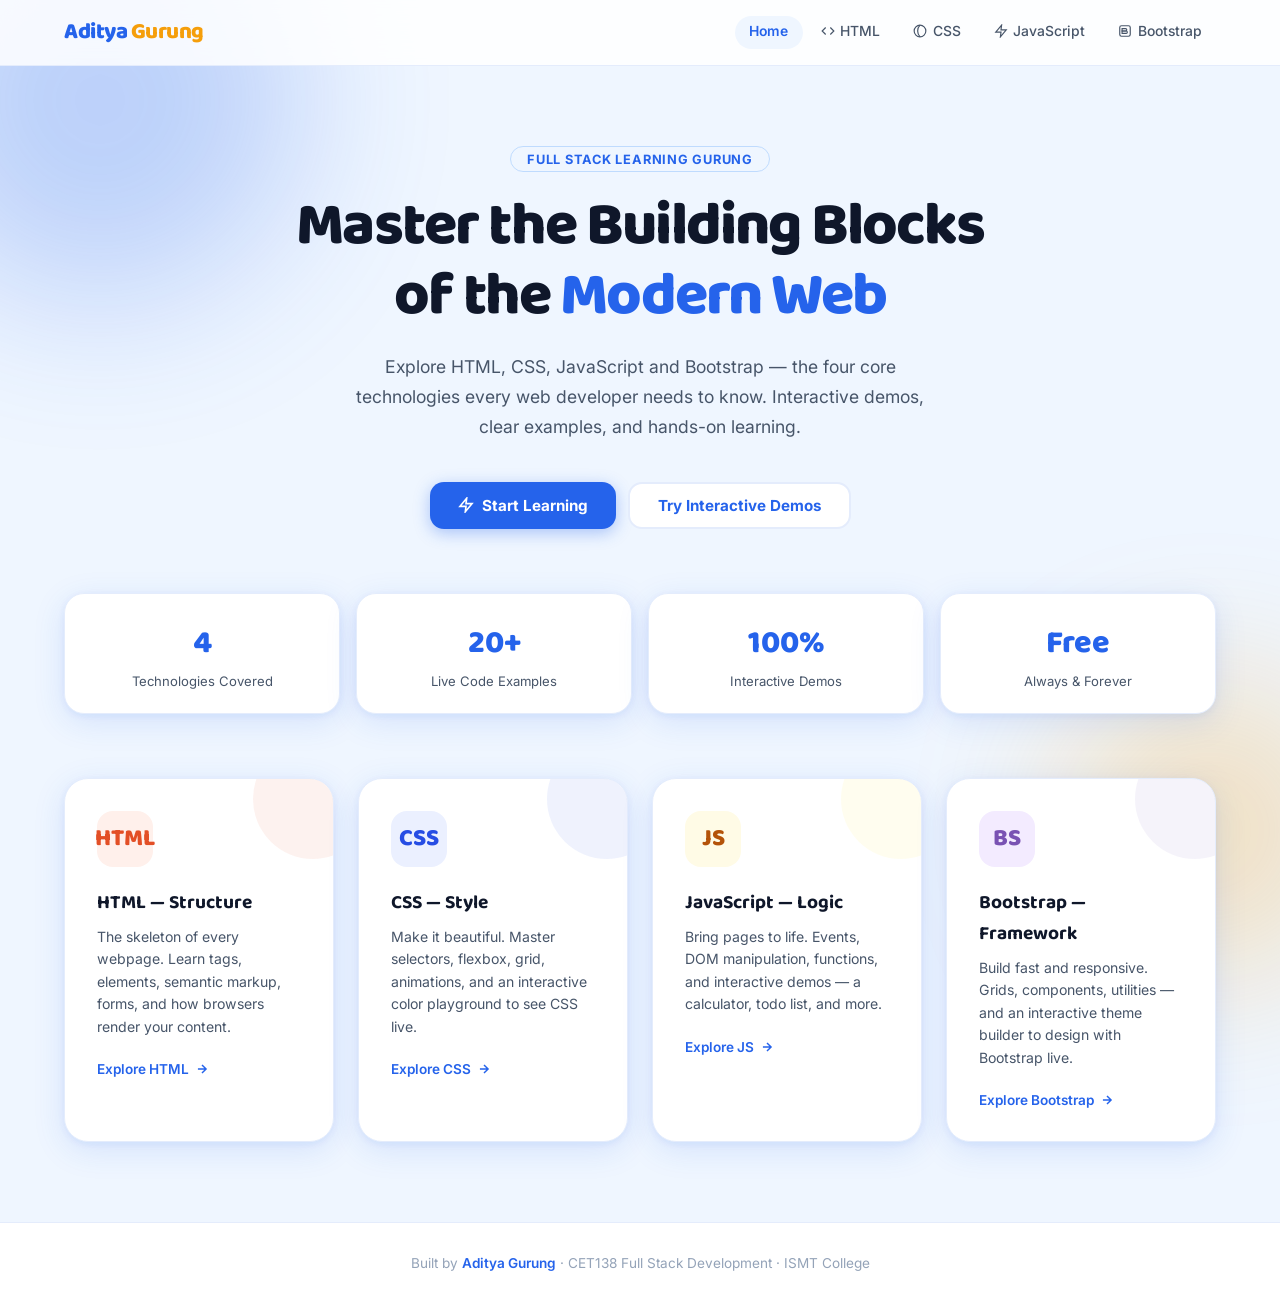
<file: index.html>
<!DOCTYPE html>
<html lang="en">
<head>
<meta charset="UTF-8"/>
<meta name="viewport" content="width=device-width, initial-scale=1.0"/>
<title>Aditya  Gurung — Learn Full Stack</title>
<link href="https://fonts.googleapis.com/css2?family=Baloo+2:wght@400;500;600;700;800&family=Inter:wght@300;400;500;600&display=swap" rel="stylesheet"/>
<link href="https://cdnjs.cloudflare.com/ajax/libs/font-awesome/6.5.0/css/all.min.css" rel="stylesheet"/>
<style>
:root{
  --primary:#2563EB;--primary-light:#EFF6FF;--primary-dark:#1D4ED8;
  --yellow:#F59E0B;--yellow-light:#FFFBEB;
  --pink:#EC4899;--green:#10B981;--purple:#8B5CF6;
  --bg:#EFF6FF;--card:#fff;--muted:#F1F5FD;--border:#E4ECFC;
  --text:#0F172A;--text-2:#475569;--text-3:#94A3B8;
  --radius-card:24px;--radius-btn:14px;--radius-pill:50px;
  --shadow-clay:0 8px 32px rgba(37,99,235,.13),0 2px 8px rgba(37,99,235,.08);
  --shadow-hover:0 16px 48px rgba(37,99,235,.2),0 4px 16px rgba(37,99,235,.12);
  --transition:all .25s cubic-bezier(.4,0,.2,1);
}
*{box-sizing:border-box;margin:0;padding:0}
html{scroll-behavior:smooth}
body{background:var(--bg);color:var(--text);font-family:'Inter',sans-serif;min-height:100vh}
h1,h2,h3,h4,h5,h6,.brand{font-family:'Baloo 2',sans-serif}

/* NAV */
nav{background:rgba(255,255,255,.85);backdrop-filter:blur(16px);border-bottom:1.5px solid var(--border);padding:.9rem 0;position:sticky;top:0;z-index:200}
.nav-inner{max-width:1200px;margin:0 auto;padding:0 1.5rem;display:flex;align-items:center;justify-content:space-between;gap:1rem}
.brand{font-size:1.4rem;font-weight:800;color:var(--primary);text-decoration:none;letter-spacing:-.5px}
.brand span{color:var(--yellow)}
.nav-links{display:flex;gap:.25rem;flex-wrap:wrap}
.nav-links a{text-decoration:none;padding:.45rem .9rem;border-radius:var(--radius-pill);font-size:.87rem;font-weight:500;color:var(--text-2);transition:var(--transition)}
.nav-links a:hover,.nav-links a.active{background:var(--primary-light);color:var(--primary);font-weight:600}
.nav-badge{display:inline-flex;align-items:center;gap:.35rem}
.nav-badge svg{width:14px;height:14px}

/* HERO */
.hero{max-width:1200px;margin:0 auto;padding:5rem 1.5rem 4rem;text-align:center}
.hero-tag{display:inline-block;background:var(--primary-light);color:var(--primary);border:1.5px solid #BFDBFE;border-radius:var(--radius-pill);padding:.3rem 1rem;font-size:.8rem;font-weight:700;text-transform:uppercase;letter-spacing:.06em;margin-bottom:1.25rem}
.hero h1{font-size:clamp(2.2rem,5vw,3.8rem);font-weight:800;line-height:1.15;margin-bottom:1.25rem;letter-spacing:-.03em}
.hero h1 span{color:var(--primary)}
.hero p{color:var(--text-2);font-size:1.1rem;max-width:580px;margin:0 auto 2.5rem;line-height:1.7}
.btn-group{display:flex;flex-wrap:wrap;gap:.75rem;justify-content:center}
.btn{display:inline-flex;align-items:center;gap:.5rem;padding:.75rem 1.75rem;border-radius:var(--radius-btn);font-weight:700;font-size:.95rem;text-decoration:none;cursor:pointer;border:none;transition:var(--transition);font-family:'Inter',sans-serif}
.btn-primary{background:var(--primary);color:#fff;box-shadow:0 4px 16px rgba(37,99,235,.35)}
.btn-primary:hover{background:var(--primary-dark);transform:translateY(-2px);box-shadow:0 8px 24px rgba(37,99,235,.4)}
.btn-outline{background:#fff;color:var(--primary);border:2px solid var(--border)}
.btn-outline:hover{border-color:var(--primary);transform:translateY(-2px)}

/* CARDS GRID */
.cards-grid{max-width:1200px;margin:0 auto;padding:0 1.5rem 5rem;display:grid;grid-template-columns:repeat(auto-fit,minmax(260px,1fr));gap:1.5rem}
.lang-card{background:var(--card);border-radius:var(--radius-card);border:1.5px solid var(--border);padding:2rem;box-shadow:var(--shadow-clay);transition:var(--transition);text-decoration:none;color:inherit;display:block;position:relative;overflow:hidden}
.lang-card::before{content:'';position:absolute;top:-40px;right:-40px;width:120px;height:120px;border-radius:50%;opacity:.07;transition:var(--transition)}
.lang-card:hover{transform:translateY(-6px);box-shadow:var(--shadow-hover)}
.lc-html::before{background:#E34F26}
.lc-css::before{background:#264DE4}
.lc-js::before{background:#F7DF1E}
.lc-bs::before{background:#7952B3}
.card-icon{width:56px;height:56px;border-radius:16px;display:flex;align-items:center;justify-content:center;font-size:1.5rem;margin-bottom:1.25rem;font-weight:800;font-family:'Baloo 2',sans-serif}
.ci-html{background:#FFF0EB;color:#E34F26}
.ci-css{background:#EBF0FF;color:#264DE4}
.ci-js{background:#FFFBE6;color:#B45309}
.ci-bs{background:#F3EBFF;color:#7952B3}
.lang-card h3{font-size:1.2rem;font-weight:700;margin-bottom:.5rem}
.lang-card p{color:var(--text-2);font-size:.88rem;line-height:1.6;margin-bottom:1.25rem}
.card-link{color:var(--primary);font-size:.85rem;font-weight:600;display:inline-flex;align-items:center;gap:.35rem}
.card-link svg{width:14px;height:14px;transition:var(--transition)}
.lang-card:hover .card-link svg{transform:translateX(3px)}

/* STATS ROW */
.stats-row{max-width:1200px;margin:0 auto;padding:0 1.5rem 4rem;display:grid;grid-template-columns:repeat(auto-fit,minmax(180px,1fr));gap:1rem}
.stat-card{background:#fff;border-radius:20px;border:1.5px solid var(--border);padding:1.5rem;text-align:center;box-shadow:var(--shadow-clay)}
.stat-num{font-size:2rem;font-weight:800;color:var(--primary);font-family:'Baloo 2',sans-serif}
.stat-lbl{font-size:.82rem;color:var(--text-2);margin-top:.25rem}

/* FOOTER */
footer{background:#fff;border-top:1.5px solid var(--border);padding:2rem 1.5rem;text-align:center}
footer p{color:var(--text-3);font-size:.85rem}
footer span{color:var(--primary);font-weight:600}

/* BLOBS */
.blob{position:fixed;border-radius:50%;filter:blur(80px);opacity:.25;pointer-events:none;z-index:0;animation:drift 8s ease-in-out infinite alternate}
.blob-1{width:400px;height:400px;background:#2563EB;top:-100px;left:-100px;animation-delay:0s}
.blob-2{width:300px;height:300px;background:#F59E0B;bottom:-80px;right:-80px;animation-delay:-4s}
@keyframes drift{from{transform:translate(0,0) scale(1)}to{transform:translate(30px,20px) scale(1.05)}}
main{position:relative;z-index:1}

@media(max-width:640px){.nav-links a{padding:.35rem .65rem;font-size:.8rem}.hero{padding:3rem 1rem 2.5rem}}
</style>
</head>
<body>

<div class="blob blob-1"></div>
<div class="blob blob-2"></div>

<nav>
  <div class="nav-inner">
    <a href="index.html" class="brand">Aditya<span> Gurung</span></a>
    <div class="nav-links">
      <a href="index.html" class="active">Home</a>
      <a href="html.html">
        <span class="nav-badge">
          <svg viewBox="0 0 24 24" fill="none" stroke="currentColor" stroke-width="2"><polyline points="16 18 22 12 16 6"/><polyline points="8 6 2 12 8 18"/></svg>
          HTML
        </span>
      </a>
      <a href="css.html">
        <span class="nav-badge">
          <svg viewBox="0 0 24 24" fill="none" stroke="currentColor" stroke-width="2"><circle cx="12" cy="12" r="10"/><path d="M12 2a14.5 14.5 0 0 0 0 20"/></svg>
          CSS
        </span>
      </a>
      <a href="javascript.html">
        <span class="nav-badge">
          <svg viewBox="0 0 24 24" fill="none" stroke="currentColor" stroke-width="2"><polygon points="13 2 3 14 12 14 11 22 21 10 12 10 13 2"/></svg>
          JavaScript
        </span>
      </a>
      <a href="bootstrap.html">
        <span class="nav-badge">
          <svg viewBox="0 0 24 24" fill="none" stroke="currentColor" stroke-width="2"><rect x="3" y="3" width="18" height="18" rx="3"/><path d="M7 8h6a2 2 0 0 1 0 4H7z"/><path d="M7 12h7a2 2 0 0 1 0 4H7z"/></svg>
          Bootstrap
        </span>
      </a>
    </div>
  </div>
</nav>

<main>
  <section class="hero">
    <div class="hero-tag">Full Stack Learning  Gurung</div>
    <h1>Master the Building Blocks<br>of the <span>Modern Web</span></h1>
    <p>Explore HTML, CSS, JavaScript and Bootstrap — the four core technologies every web developer needs to know. Interactive demos, clear examples, and hands-on learning.</p>
    <div class="btn-group">
      <a href="html.html" class="btn btn-primary">
        <svg width="16" height="16" viewBox="0 0 24 24" fill="none" stroke="currentColor" stroke-width="2.5"><polygon points="13 2 3 14 12 14 11 22 21 10 12 10 13 2"/></svg>
        Start Learning
      </a>
      <a href="javascript.html" class="btn btn-outline">Try Interactive Demos</a>
    </div>
  </section>

  <div class="stats-row">
    <div class="stat-card"><div class="stat-num">4</div><div class="stat-lbl">Technologies Covered</div></div>
    <div class="stat-card"><div class="stat-num">20+</div><div class="stat-lbl">Live Code Examples</div></div>
    <div class="stat-card"><div class="stat-num">100%</div><div class="stat-lbl">Interactive Demos</div></div>
    <div class="stat-card"><div class="stat-num">Free</div><div class="stat-lbl">Always & Forever</div></div>
  </div>

  <div class="cards-grid">
    <a href="html.html" class="lang-card lc-html">
      <div class="card-icon ci-html">HTML</div>
      <h3>HTML — Structure</h3>
      <p>The skeleton of every webpage. Learn tags, elements, semantic markup, forms, and how browsers render your content.</p>
      <span class="card-link">Explore HTML <svg viewBox="0 0 24 24" fill="none" stroke="currentColor" stroke-width="2.5"><path d="M5 12h14M12 5l7 7-7 7"/></svg></span>
    </a>
    <a href="css.html" class="lang-card lc-css">
      <div class="card-icon ci-css">CSS</div>
      <h3>CSS — Style</h3>
      <p>Make it beautiful. Master selectors, flexbox, grid, animations, and an interactive color playground to see CSS live.</p>
      <span class="card-link">Explore CSS <svg viewBox="0 0 24 24" fill="none" stroke="currentColor" stroke-width="2.5"><path d="M5 12h14M12 5l7 7-7 7"/></svg></span>
    </a>
    <a href="javascript.html" class="lang-card lc-js">
      <div class="card-icon ci-js">JS</div>
      <h3>JavaScript — Logic</h3>
      <p>Bring pages to life. Events, DOM manipulation, functions, and interactive demos — a calculator, todo list, and more.</p>
      <span class="card-link">Explore JS <svg viewBox="0 0 24 24" fill="none" stroke="currentColor" stroke-width="2.5"><path d="M5 12h14M12 5l7 7-7 7"/></svg></span>
    </a>
    <a href="bootstrap.html" class="lang-card lc-bs">
      <div class="card-icon ci-bs">BS</div>
      <h3>Bootstrap — Framework</h3>
      <p>Build fast and responsive. Grids, components, utilities — and an interactive theme builder to design with Bootstrap live.</p>
      <span class="card-link">Explore Bootstrap <svg viewBox="0 0 24 24" fill="none" stroke="currentColor" stroke-width="2.5"><path d="M5 12h14M12 5l7 7-7 7"/></svg></span>
    </a>
  </div>
</main>

<footer><p>Built by <span>Aditya  Gurung</span> · CET138 Full Stack Development · ISMT College</p></footer>
</body>
</html>
</file>
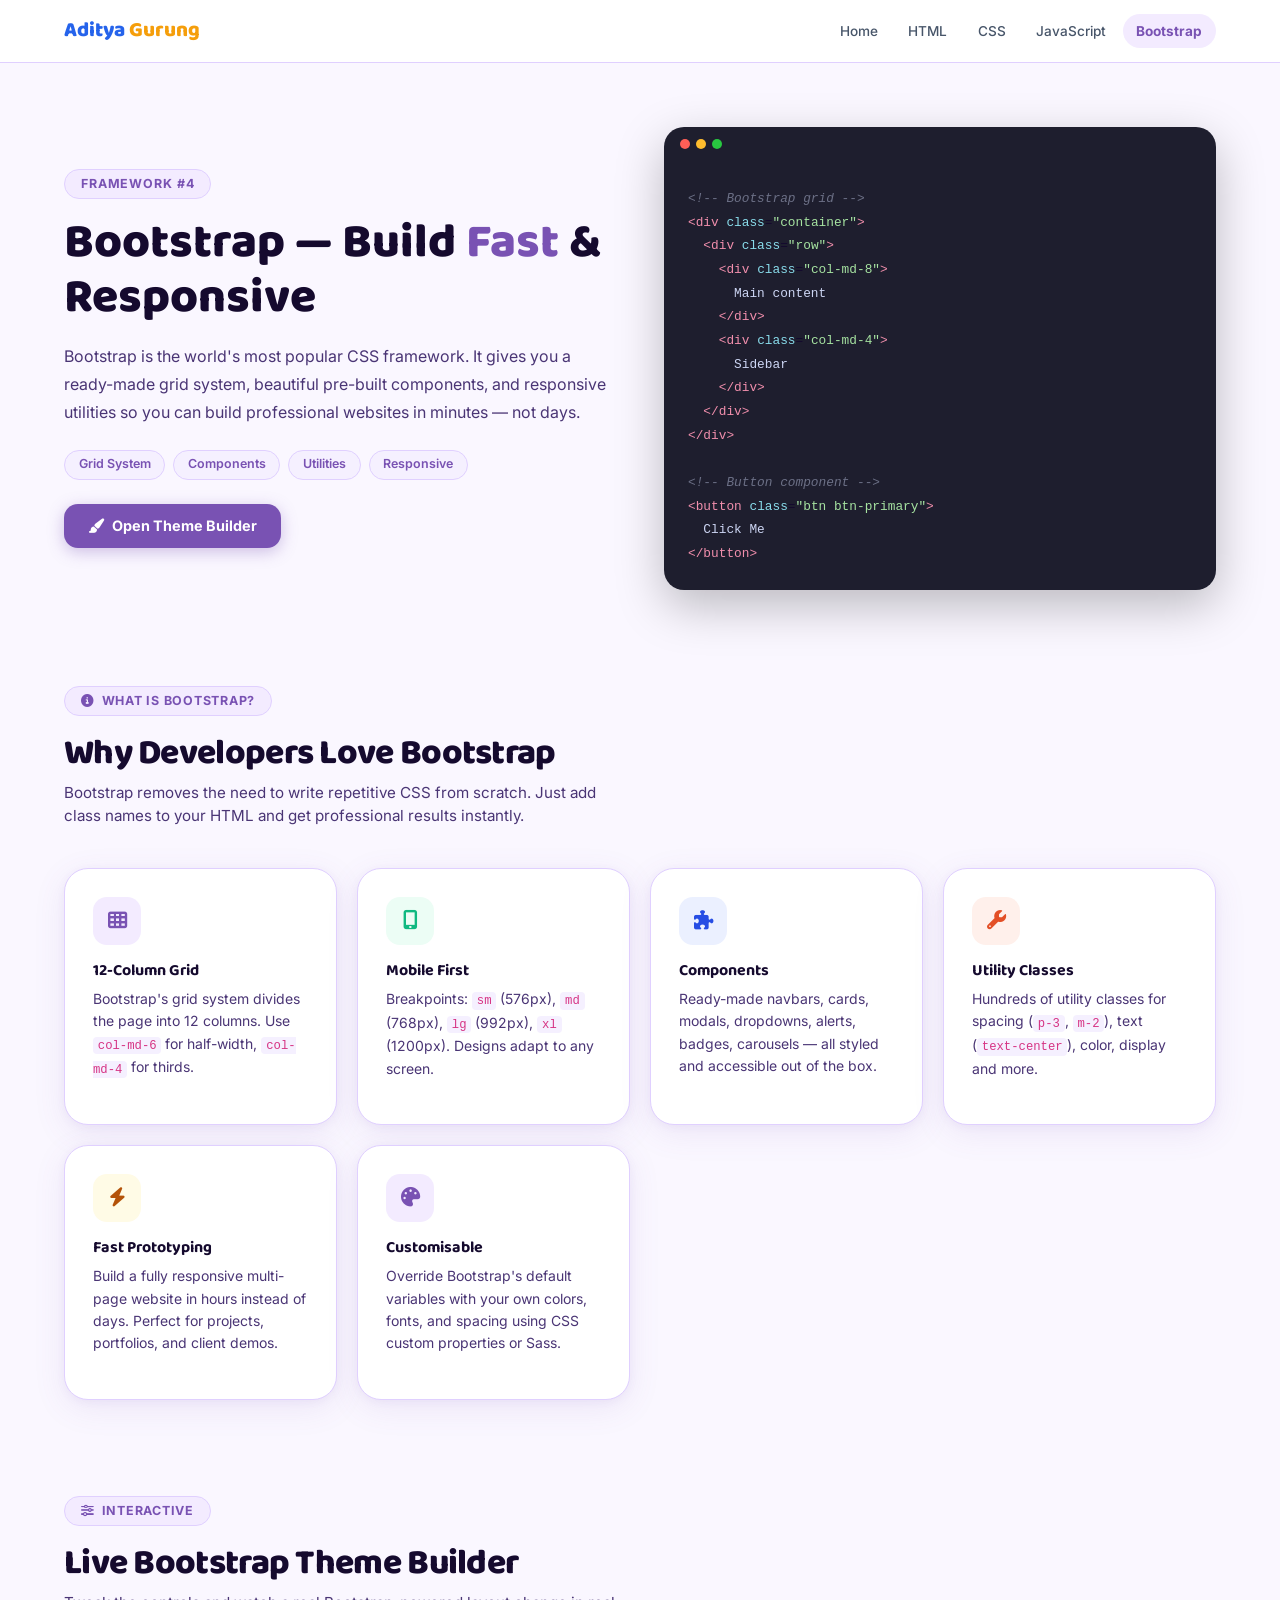
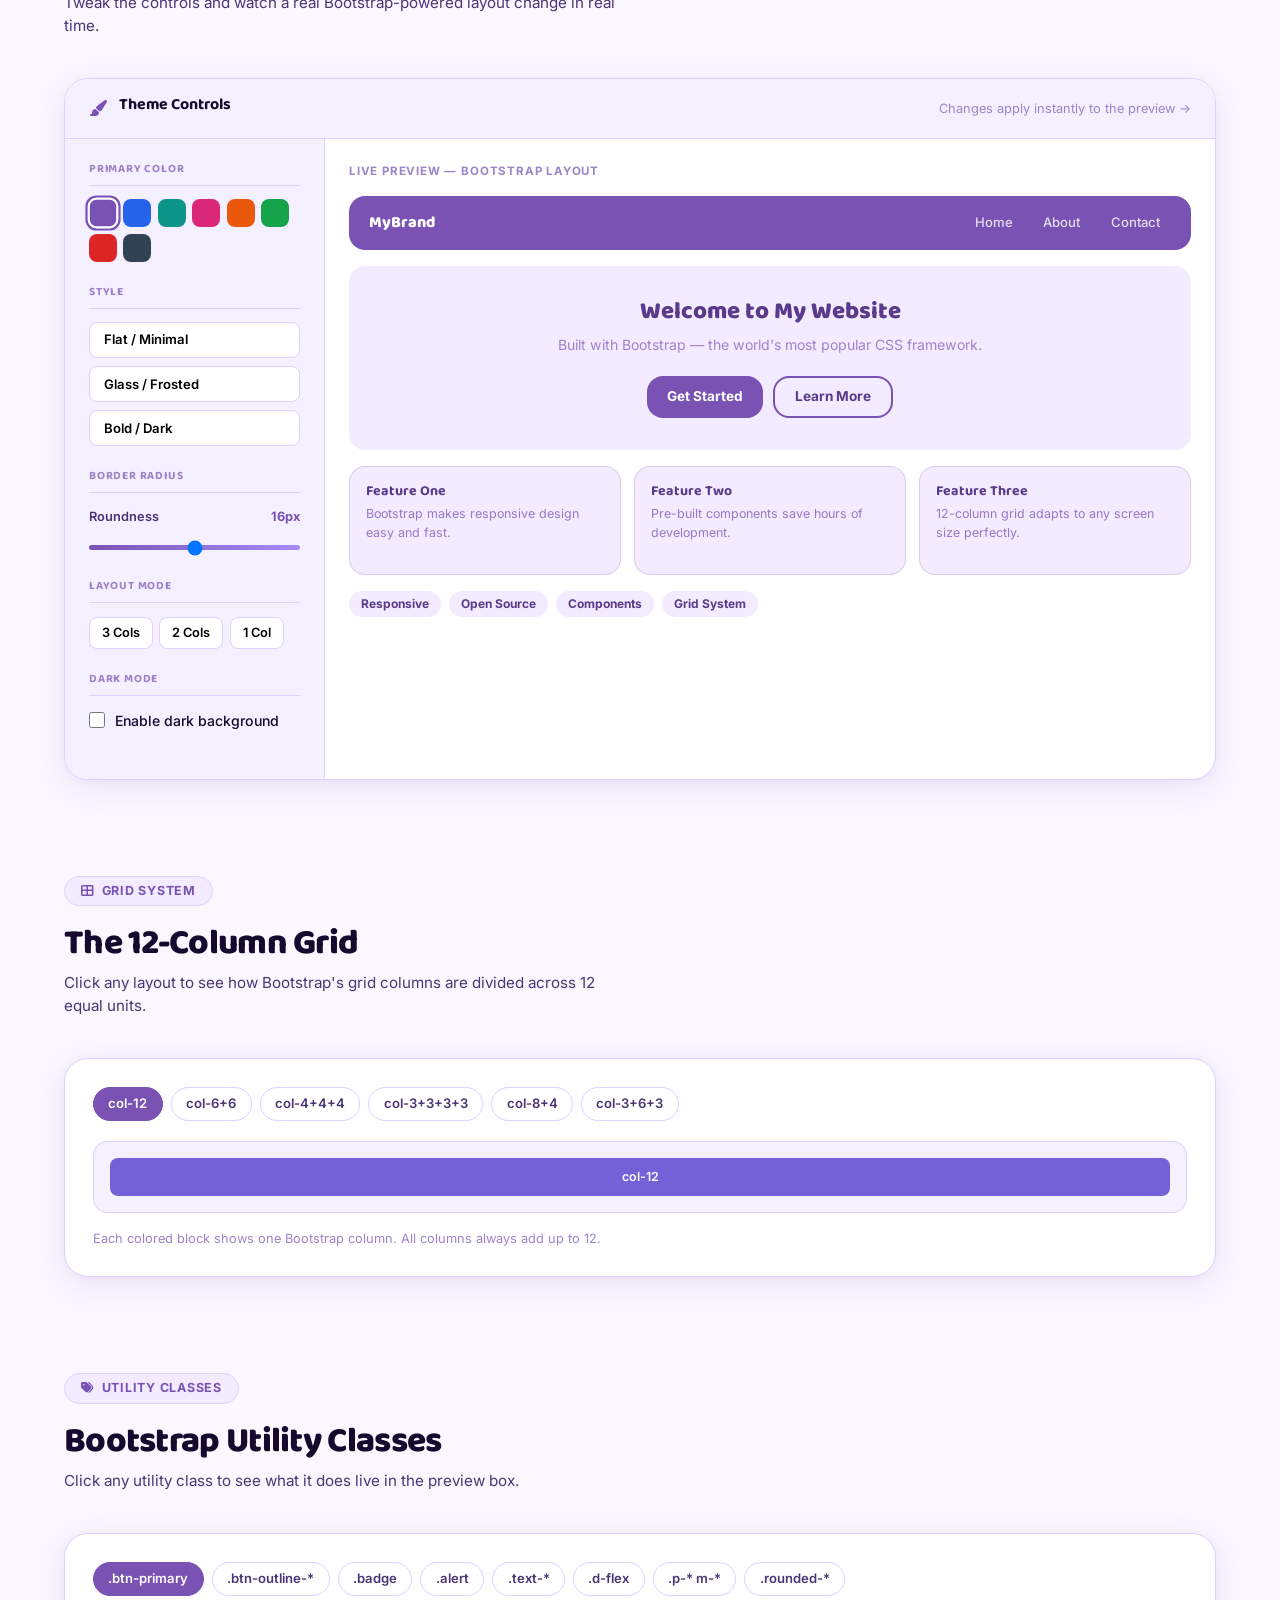
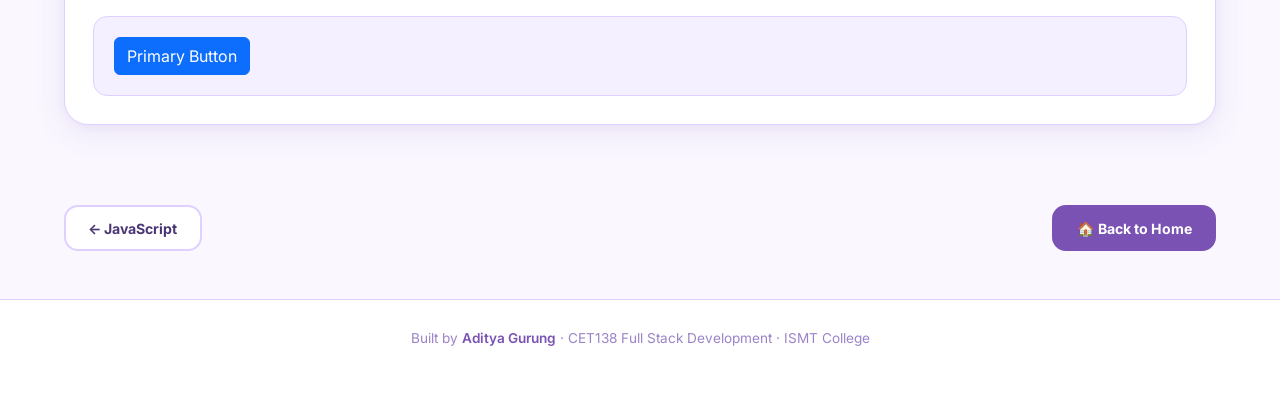
<file: bootstrap.html>
<!DOCTYPE html>
<html lang="en">
<head>
<meta charset="UTF-8"/>
<meta name="viewport" content="width=device-width, initial-scale=1.0"/>
<title>Bootstrap — Aditya  Gurung  Gurung</title>
<link href="https://fonts.googleapis.com/css2?family=Baloo+2:wght@400;500;600;700;800&family=Inter:wght@300;400;500;600&display=swap" rel="stylesheet"/>
<link href="https://cdnjs.cloudflare.com/ajax/libs/font-awesome/6.5.0/css/all.min.css" rel="stylesheet"/>
<link href="https://cdnjs.cloudflare.com/ajax/libs/bootstrap/5.3.2/css/bootstrap.min.css" rel="stylesheet"/>
<style>
:root{
  --primary:#7952B3;--primary-light:#F3EBFF;--primary-dark:#5A3A8A;
  --bg:#FAF7FF;--card:#fff;--muted:#F5F0FF;--border:#E0D0FF;
  --text:#150A2E;--text-2:#4A3575;--text-3:#9B84C8;
  --radius-card:24px;--radius-btn:14px;--radius-pill:50px;
  --shadow:0 8px 32px rgba(121,82,179,.1),0 2px 8px rgba(121,82,179,.06);
  --shadow-hover:0 16px 48px rgba(121,82,179,.2);
  --transition:all .25s cubic-bezier(.4,0,.2,1);
}
*{box-sizing:border-box}
html{scroll-behavior:smooth}
body{background:var(--bg);color:var(--text);font-family:'Inter',sans-serif;margin:0;padding:0}
h1,h2,h3,h4,h5,h6,.brand{font-family:'Baloo 2',sans-serif}

/* NAV */
.sitenav{background:rgba(255,255,255,.92);backdrop-filter:blur(16px);border-bottom:1.5px solid var(--border);padding:.9rem 0;position:sticky;top:0;z-index:200}
.nav-inner{max-width:1200px;margin:0 auto;padding:0 1.5rem;display:flex;align-items:center;justify-content:space-between;gap:1rem;flex-wrap:wrap}
.brand{font-size:1.3rem;font-weight:800;color:#2563EB;text-decoration:none}
.brand span{color:#F59E0B}
.nav-links{display:flex;gap:.2rem;flex-wrap:wrap}
.nav-links a{text-decoration:none;padding:.4rem .85rem;border-radius:var(--radius-pill);font-size:.85rem;font-weight:500;color:#475569;transition:var(--transition)}
.nav-links a:hover{background:#EFF6FF;color:#2563EB}
.nav-links a.active{background:var(--primary-light);color:var(--primary);font-weight:700}

/* HERO */
.page-hero{max-width:1200px;margin:0 auto;padding:4rem 1.5rem 3rem;display:grid;grid-template-columns:1fr 1fr;gap:3rem;align-items:center}
@media(max-width:768px){.page-hero{grid-template-columns:1fr;padding:2.5rem 1rem 2rem}}
.hero-tag{display:inline-block;background:var(--primary-light);color:var(--primary);border:1.5px solid var(--border);border-radius:var(--radius-pill);padding:.3rem 1rem;font-size:.78rem;font-weight:700;text-transform:uppercase;letter-spacing:.07em;margin-bottom:1rem}
.hero-left h1{font-size:clamp(2rem,4vw,3rem);font-weight:800;line-height:1.15;margin-bottom:1rem}
.hero-left h1 span{color:var(--primary)}
.hero-left p{color:var(--text-2);line-height:1.75;font-size:1rem;margin-bottom:1.5rem}
.pill-row{display:flex;flex-wrap:wrap;gap:.5rem;margin-bottom:1.5rem}
.pill{background:var(--muted);color:var(--primary);border:1.5px solid var(--border);border-radius:var(--radius-pill);padding:.3rem .85rem;font-size:.78rem;font-weight:600}
.hero-code{background:#1E1E2E;border-radius:20px;padding:1.5rem;font-family:'Cascadia Code','Fira Code',Consolas,monospace;font-size:.8rem;line-height:1.85;box-shadow:0 16px 48px rgba(0,0,0,.25);position:relative}
.dots{position:absolute;top:12px;left:16px;display:flex;gap:6px}
.dots span{width:10px;height:10px;border-radius:50%;display:inline-block}
.d1{background:#FF5F57}.d2{background:#FEBC2E}.d3{background:#28C840}
.code-body{margin-top:36px}
.tag-c{color:#F28FAD}.attr-c{color:#89DCEB}.val-c{color:#A6E3A1}.cm{color:#6C7086;font-style:italic}.txt-c{color:#CDD6F4}
.sbtn{display:inline-flex;align-items:center;gap:.5rem;padding:.7rem 1.5rem;border-radius:var(--radius-btn);font-weight:700;font-size:.9rem;cursor:pointer;border:none;transition:var(--transition);font-family:'Inter',sans-serif;text-decoration:none;background:var(--primary);color:#fff;box-shadow:0 4px 16px rgba(121,82,179,.35)}
.sbtn:hover{background:var(--primary-dark);transform:translateY(-2px)}

/* SECTIONS */
.section{max-width:1200px;margin:0 auto;padding:3rem 1.5rem}
.sec-label{display:inline-flex;align-items:center;gap:.5rem;background:var(--primary-light);color:var(--primary);border:1.5px solid var(--border);border-radius:var(--radius-pill);padding:.3rem 1rem;font-size:.78rem;font-weight:700;text-transform:uppercase;letter-spacing:.06em;margin-bottom:1rem}
.sec-title{font-size:clamp(1.5rem,3vw,2.2rem);font-weight:800;margin-bottom:.5rem;letter-spacing:-.02em}
.sec-sub{color:var(--text-2);font-size:.95rem;margin-bottom:2.5rem;max-width:560px}
.grid-2{display:grid;grid-template-columns:repeat(auto-fit,minmax(280px,1fr));gap:1.25rem}
.grid-3{display:grid;grid-template-columns:repeat(auto-fit,minmax(220px,1fr));gap:1.25rem}
.scard{background:var(--card);border-radius:var(--radius-card);border:1.5px solid var(--border);padding:1.75rem;box-shadow:var(--shadow);transition:var(--transition)}
.scard:hover{transform:translateY(-4px);box-shadow:var(--shadow-hover)}
.scard-icon{width:48px;height:48px;border-radius:14px;display:flex;align-items:center;justify-content:center;margin-bottom:1rem;font-size:1.2rem}
.scard h4{font-size:1rem;font-weight:700;margin-bottom:.5rem}
.scard p{color:var(--text-2);font-size:.875rem;line-height:1.6}

/* THEME BUILDER */
.builder{background:var(--card);border-radius:var(--radius-card);border:1.5px solid var(--border);box-shadow:var(--shadow);overflow:hidden}
.builder-header{background:var(--muted);border-bottom:1.5px solid var(--border);padding:1rem 1.5rem;display:flex;align-items:center;gap:.75rem;flex-wrap:wrap}
.builder-header h3{font-size:1rem;font-weight:700;color:var(--text)}
.builder-body{display:grid;grid-template-columns:260px 1fr;min-height:500px}
@media(max-width:768px){.builder-body{grid-template-columns:1fr}}
.builder-controls{border-right:1.5px solid var(--border);padding:1.5rem;background:var(--muted);overflow-y:auto}
.ctrl-section{margin-bottom:1.5rem}
.ctrl-section h5{font-size:.72rem;font-weight:700;text-transform:uppercase;letter-spacing:.07em;color:var(--text-3);margin-bottom:.85rem;padding-bottom:.5rem;border-bottom:1px solid var(--border)}
.ctrl-row{margin-bottom:.85rem}
.ctrl-row label{display:flex;justify-content:space-between;font-size:.8rem;font-weight:600;color:var(--text-2);margin-bottom:.4rem}
.ctrl-row label span{color:var(--primary);font-weight:700}
.color-swatches{display:flex;flex-wrap:wrap;gap:.4rem}
.swatch{width:28px;height:28px;border-radius:8px;cursor:pointer;border:2px solid transparent;transition:var(--transition)}
.swatch:hover,.swatch.active{border-color:#fff;box-shadow:0 0 0 2px var(--primary);transform:scale(1.1)}
.theme-slider{width:100%;height:5px;border-radius:4px;outline:none;border:none;cursor:pointer;-webkit-appearance:none;appearance:none;background:linear-gradient(to right,var(--primary),#a78bfa)}
.preview-pane{padding:1.5rem;overflow-y:auto}
.preview-label{font-size:.72rem;font-weight:700;text-transform:uppercase;letter-spacing:.07em;color:var(--text-3);margin-bottom:1rem}

/* BS PREVIEW COMPONENTS */
#bsPreview .preview-navbar{border-radius:12px;padding:.75rem 1.25rem;display:flex;align-items:center;justify-content:space-between;margin-bottom:1rem;transition:all .35s}
#bsPreview .pnav-brand{font-family:'Baloo 2',sans-serif;font-weight:800;font-size:1rem}
#bsPreview .pnav-links{display:flex;gap:.5rem;flex-wrap:wrap}
#bsPreview .pnav-link{padding:.3rem .7rem;border-radius:8px;font-size:.82rem;font-weight:500;text-decoration:none;cursor:pointer}
#bsPreview .hero-block{border-radius:16px;padding:2rem 1.5rem;margin-bottom:1rem;text-align:center;transition:all .35s}
#bsPreview .hero-block h2{font-family:'Baloo 2',sans-serif;font-size:1.5rem;font-weight:800;margin-bottom:.5rem}
#bsPreview .hero-block p{font-size:.88rem;margin-bottom:1.25rem;opacity:.85}
#bsPreview .hero-btns{display:flex;gap:.65rem;justify-content:center;flex-wrap:wrap}
#bsPreview .pbtn{padding:.55rem 1.25rem;border-radius:10px;font-weight:700;font-size:.85rem;border:none;cursor:pointer;transition:all .2s;font-family:'Inter',sans-serif}
#bsPreview .card-row{display:grid;grid-template-columns:repeat(3,1fr);gap:.85rem;margin-bottom:1rem}
@media(max-width:500px){#bsPreview .card-row{grid-template-columns:1fr}}
#bsPreview .mini-card{border-radius:12px;padding:1rem;transition:all .35s;border:1.5px solid transparent}
#bsPreview .mini-card h5{font-size:.88rem;font-weight:700;margin-bottom:.35rem}
#bsPreview .mini-card p{font-size:.78rem;opacity:.75}
#bsPreview .badge-row{display:flex;flex-wrap:wrap;gap:.5rem;margin-bottom:1rem}
#bsPreview .pbadge{padding:.25rem .75rem;border-radius:50px;font-size:.75rem;font-weight:700}

/* GRID EXPLAINER */
.grid-vis{display:grid;gap:8px;margin-bottom:1rem;padding:1rem;background:var(--muted);border-radius:14px;border:1.5px solid var(--border);transition:all .3s}
.grid-cell{padding:.6rem;border-radius:8px;background:var(--primary);color:#fff;font-size:.78rem;font-weight:600;text-align:center;opacity:.85}

/* CLASS DEMO TABS */
.class-tabs{display:flex;flex-wrap:wrap;gap:.5rem;margin-bottom:1.25rem}
.class-tab{padding:.4rem .9rem;border-radius:var(--radius-pill);font-size:.82rem;font-weight:600;cursor:pointer;border:1.5px solid var(--border);background:#fff;color:var(--text-2);transition:var(--transition);font-family:'Inter',sans-serif}
.class-tab:hover,.class-tab.active{background:var(--primary);color:#fff;border-color:var(--primary)}
.class-output{background:var(--muted);border-radius:14px;padding:1.25rem;border:1.5px solid var(--border);min-height:80px;display:flex;align-items:center;flex-wrap:wrap;gap:.5rem}

footer{background:#fff;border-top:1.5px solid var(--border);padding:1.75rem;text-align:center;color:var(--text-3);font-size:.85rem}
footer span{color:var(--primary);font-weight:600}
.page-nav{display:flex;justify-content:space-between;align-items:center;max-width:1200px;margin:0 auto;padding:2rem 1.5rem 3rem;flex-wrap:wrap;gap:1rem}
.page-nav a{display:inline-flex;align-items:center;gap:.5rem;padding:.65rem 1.4rem;border-radius:var(--radius-btn);font-weight:700;font-size:.88rem;text-decoration:none;border:2px solid var(--border);color:var(--text-2);background:#fff;transition:var(--transition)}
.page-nav a:hover{border-color:var(--primary);color:var(--primary)}
.page-nav a.home{background:var(--primary);color:#fff;border-color:var(--primary)}
.page-nav a.home:hover{background:var(--primary-dark)}
</style>
</head>
<body>
<nav class="sitenav">
  <div class="nav-inner">
    <a href="index.html" class="brand">Aditya<span> Gurung</span></a>
    <div class="nav-links">
      <a href="index.html">Home</a>
      <a href="html.html">HTML</a>
      <a href="css.html">CSS</a>
      <a href="javascript.html">JavaScript</a>
      <a href="bootstrap.html" class="active">Bootstrap</a>
    </div>
  </div>
</nav>

<!-- HERO -->
<div class="page-hero">
  <div class="hero-left">
    <div class="hero-tag">Framework #4</div>
    <h1>Bootstrap — Build <span>Fast</span> & Responsive</h1>
    <p>Bootstrap is the world's most popular CSS framework. It gives you a ready-made grid system, beautiful pre-built components, and responsive utilities so you can build professional websites in minutes — not days.</p>
    <div class="pill-row">
      <span class="pill">Grid System</span>
      <span class="pill">Components</span>
      <span class="pill">Utilities</span>
      <span class="pill">Responsive</span>
    </div>
    <a href="#builder" class="sbtn"><i class="fas fa-paint-brush"></i> Open Theme Builder</a>
  </div>
  <div>
    <div class="hero-code">
      <div class="dots"><span class="d1"></span><span class="d2"></span><span class="d3"></span></div>
      <div class="code-body">
<span class="cm">&lt;!-- Bootstrap grid --&gt;</span><br>
<span class="tag-c">&lt;div</span> <span class="attr-c">class</span>=<span class="val-c">"container"</span><span class="tag-c">&gt;</span><br>
&nbsp;&nbsp;<span class="tag-c">&lt;div</span> <span class="attr-c">class</span>=<span class="val-c">"row"</span><span class="tag-c">&gt;</span><br>
&nbsp;&nbsp;&nbsp;&nbsp;<span class="tag-c">&lt;div</span> <span class="attr-c">class</span>=<span class="val-c">"col-md-8"</span><span class="tag-c">&gt;</span><br>
&nbsp;&nbsp;&nbsp;&nbsp;&nbsp;&nbsp;<span class="txt-c">Main content</span><br>
&nbsp;&nbsp;&nbsp;&nbsp;<span class="tag-c">&lt;/div&gt;</span><br>
&nbsp;&nbsp;&nbsp;&nbsp;<span class="tag-c">&lt;div</span> <span class="attr-c">class</span>=<span class="val-c">"col-md-4"</span><span class="tag-c">&gt;</span><br>
&nbsp;&nbsp;&nbsp;&nbsp;&nbsp;&nbsp;<span class="txt-c">Sidebar</span><br>
&nbsp;&nbsp;&nbsp;&nbsp;<span class="tag-c">&lt;/div&gt;</span><br>
&nbsp;&nbsp;<span class="tag-c">&lt;/div&gt;</span><br>
<span class="tag-c">&lt;/div&gt;</span><br><br>
<span class="cm">&lt;!-- Button component --&gt;</span><br>
<span class="tag-c">&lt;button</span> <span class="attr-c">class</span>=<span class="val-c">"btn btn-primary"</span><span class="tag-c">&gt;</span><br>
&nbsp;&nbsp;<span class="txt-c">Click Me</span><br>
<span class="tag-c">&lt;/button&gt;</span>
      </div>
    </div>
  </div>
</div>

<!-- WHAT IS BOOTSTRAP -->
<section class="section">
  <div class="sec-label"><i class="fas fa-info-circle"></i> What is Bootstrap?</div>
  <h2 class="sec-title">Why Developers Love Bootstrap</h2>
  <p class="sec-sub">Bootstrap removes the need to write repetitive CSS from scratch. Just add class names to your HTML and get professional results instantly.</p>
  <div class="grid-3">
    <div class="scard"><div class="scard-icon" style="background:#F3EBFF;color:#7952B3"><i class="fas fa-th"></i></div><h4>12-Column Grid</h4><p>Bootstrap's grid system divides the page into 12 columns. Use <code style="background:var(--muted);padding:.1rem .3rem;border-radius:4px">col-md-6</code> for half-width, <code style="background:var(--muted);padding:.1rem .3rem;border-radius:4px">col-md-4</code> for thirds.</p></div>
    <div class="scard"><div class="scard-icon" style="background:#ECFDF5;color:#10B981"><i class="fas fa-mobile-alt"></i></div><h4>Mobile First</h4><p>Breakpoints: <code style="background:var(--muted);padding:.1rem .3rem;border-radius:4px">sm</code> (576px), <code style="background:var(--muted);padding:.1rem .3rem;border-radius:4px">md</code> (768px), <code style="background:var(--muted);padding:.1rem .3rem;border-radius:4px">lg</code> (992px), <code style="background:var(--muted);padding:.1rem .3rem;border-radius:4px">xl</code> (1200px). Designs adapt to any screen.</p></div>
    <div class="scard"><div class="scard-icon" style="background:#EBF0FF;color:#264DE4"><i class="fas fa-puzzle-piece"></i></div><h4>Components</h4><p>Ready-made navbars, cards, modals, dropdowns, alerts, badges, carousels — all styled and accessible out of the box.</p></div>
    <div class="scard"><div class="scard-icon" style="background:#FFF0EB;color:#E34F26"><i class="fas fa-wrench"></i></div><h4>Utility Classes</h4><p>Hundreds of utility classes for spacing (<code style="background:var(--muted);padding:.1rem .3rem;border-radius:4px">p-3</code>, <code style="background:var(--muted);padding:.1rem .3rem;border-radius:4px">m-2</code>), text (<code style="background:var(--muted);padding:.1rem .3rem;border-radius:4px">text-center</code>), color, display and more.</p></div>
    <div class="scard"><div class="scard-icon" style="background:#FFFBE6;color:#B45309"><i class="fas fa-bolt"></i></div><h4>Fast Prototyping</h4><p>Build a fully responsive multi-page website in hours instead of days. Perfect for projects, portfolios, and client demos.</p></div>
    <div class="scard"><div class="scard-icon" style="background:#F3EBFF;color:#7952B3"><i class="fas fa-palette"></i></div><h4>Customisable</h4><p>Override Bootstrap's default variables with your own colors, fonts, and spacing using CSS custom properties or Sass.</p></div>
  </div>
</section>

<!-- THEME BUILDER -->
<section class="section" id="builder">
  <div class="sec-label"><i class="fas fa-sliders-h"></i> Interactive</div>
  <h2 class="sec-title">Live Bootstrap Theme Builder</h2>
  <p class="sec-sub">Tweak the controls and watch a real Bootstrap-powered layout change in real time.</p>
  <div class="builder">
    <div class="builder-header">
      <i class="fas fa-paint-brush" style="color:var(--primary)"></i>
      <h3>Theme Controls</h3>
      <span style="font-size:.8rem;color:var(--text-3);margin-left:auto">Changes apply instantly to the preview →</span>
    </div>
    <div class="builder-body">
      <!-- Controls -->
      <div class="builder-controls">
        <div class="ctrl-section">
          <h5>Primary Color</h5>
          <div class="color-swatches" id="colorSwatches"></div>
        </div>
        <div class="ctrl-section">
          <h5>Style</h5>
          <div style="display:flex;flex-direction:column;gap:.5rem">
            <button onclick="setStyle('flat')" id="sFlat" style="padding:.45rem .9rem;border-radius:8px;border:1.5px solid var(--border);background:#fff;font-size:.82rem;font-weight:600;cursor:pointer;text-align:left;font-family:'Inter',sans-serif;transition:all .2s" onmouseover="this.style.borderColor='var(--primary)'" onmouseout="if(!this.classList.contains('active-style'))this.style.borderColor='var(--border)'">Flat / Minimal</button>
            <button onclick="setStyle('glass')" id="sGlass" style="padding:.45rem .9rem;border-radius:8px;border:1.5px solid var(--border);background:#fff;font-size:.82rem;font-weight:600;cursor:pointer;text-align:left;font-family:'Inter',sans-serif;transition:all .2s" onmouseover="this.style.borderColor='var(--primary)'" onmouseout="if(!this.classList.contains('active-style'))this.style.borderColor='var(--border)'">Glass / Frosted</button>
            <button onclick="setStyle('bold')" id="sBold" style="padding:.45rem .9rem;border-radius:8px;border:1.5px solid var(--border);background:#fff;font-size:.82rem;font-weight:600;cursor:pointer;text-align:left;font-family:'Inter',sans-serif;transition:all .2s" onmouseover="this.style.borderColor='var(--primary)'" onmouseout="if(!this.classList.contains('active-style'))this.style.borderColor='var(--border)'">Bold / Dark</button>
          </div>
        </div>
        <div class="ctrl-section">
          <h5>Border Radius</h5>
          <div class="ctrl-row">
            <label>Roundness <span id="radLabel">16px</span></label>
            <input type="range" class="theme-slider" min="0" max="32" value="16" oninput="setRadius(this.value)">
          </div>
        </div>
        <div class="ctrl-section">
          <h5>Layout Mode</h5>
          <div style="display:flex;gap:.4rem;flex-wrap:wrap">
            <button onclick="setLayout(3)" style="padding:.35rem .75rem;border-radius:8px;border:1.5px solid var(--border);background:#fff;font-size:.8rem;font-weight:600;cursor:pointer;font-family:'Inter',sans-serif">3 Cols</button>
            <button onclick="setLayout(2)" style="padding:.35rem .75rem;border-radius:8px;border:1.5px solid var(--border);background:#fff;font-size:.8rem;font-weight:600;cursor:pointer;font-family:'Inter',sans-serif">2 Cols</button>
            <button onclick="setLayout(1)" style="padding:.35rem .75rem;border-radius:8px;border:1.5px solid var(--border);background:#fff;font-size:.8rem;font-weight:600;cursor:pointer;font-family:'Inter',sans-serif">1 Col</button>
          </div>
        </div>
        <div class="ctrl-section">
          <h5>Dark Mode</h5>
          <label style="display:flex;align-items:center;gap:.65rem;cursor:pointer;font-size:.88rem;font-weight:500">
            <input type="checkbox" id="darkToggle" onchange="toggleDark(this.checked)" style="width:16px;height:16px;accent-color:var(--primary)">
            Enable dark background
          </label>
        </div>
      </div>

      <!-- Preview -->
      <div class="preview-pane" id="previewPane">
        <div class="preview-label">Live Preview — Bootstrap Layout</div>
        <div id="bsPreview">
          <!-- Navbar -->
          <div class="preview-navbar" id="pNavbar">
            <span class="pnav-brand" id="pBrand">MyBrand</span>
            <div class="pnav-links">
              <span class="pnav-link" id="pL1">Home</span>
              <span class="pnav-link" id="pL2">About</span>
              <span class="pnav-link" id="pL3">Contact</span>
            </div>
          </div>
          <!-- Hero -->
          <div class="hero-block" id="pHero">
            <h2 id="pHeroTitle">Welcome to My Website</h2>
            <p id="pHeroSub">Built with Bootstrap — the world's most popular CSS framework.</p>
            <div class="hero-btns">
              <button class="pbtn" id="pBtn1">Get Started</button>
              <button class="pbtn" id="pBtn2">Learn More</button>
            </div>
          </div>
          <!-- Cards -->
          <div class="card-row" id="pCardRow">
            <div class="mini-card" id="pc1"><h5>Feature One</h5><p>Bootstrap makes responsive design easy and fast.</p></div>
            <div class="mini-card" id="pc2"><h5>Feature Two</h5><p>Pre-built components save hours of development.</p></div>
            <div class="mini-card" id="pc3"><h5>Feature Three</h5><p>12-column grid adapts to any screen size perfectly.</p></div>
          </div>
          <!-- Badges & Buttons -->
          <div class="badge-row" id="pBadges">
            <span class="pbadge" id="pb1">Responsive</span>
            <span class="pbadge" id="pb2">Open Source</span>
            <span class="pbadge" id="pb3">Components</span>
            <span class="pbadge" id="pb4">Grid System</span>
          </div>
        </div>
      </div>
    </div>
  </div>
</section>

<!-- GRID EXPLAINER -->
<section class="section">
  <div class="sec-label"><i class="fas fa-th-large"></i> Grid System</div>
  <h2 class="sec-title">The 12-Column Grid</h2>
  <p class="sec-sub">Click any layout to see how Bootstrap's grid columns are divided across 12 equal units.</p>
  <div class="scard">
    <div class="class-tabs" id="gridTabs"></div>
    <div class="grid-vis" id="gridVis"></div>
    <div style="font-size:.8rem;color:var(--text-3)">Each colored block shows one Bootstrap column. All columns always add up to 12.</div>
  </div>
</section>

<!-- UTILITY CLASS DEMO -->
<section class="section">
  <div class="sec-label"><i class="fas fa-tags"></i> Utility Classes</div>
  <h2 class="sec-title">Bootstrap Utility Classes</h2>
  <p class="sec-sub">Click any utility class to see what it does live in the preview box.</p>
  <div class="scard">
    <div class="class-tabs" id="utilTabs"></div>
    <div class="class-output" id="utilOutput"></div>
  </div>
</section>

<div class="page-nav">
  <a href="javascript.html">← JavaScript</a>
  <a href="index.html" class="home">🏠 Back to Home</a>
</div>
<footer><p>Built by <span>Aditya  Gurung</span> · CET138 Full Stack Development · ISMT College</p></footer>

<script>
// THEME BUILDER STATE
let state={color:'#7952B3',colorLight:'#F3EBFF',colorDark:'#5A3A8A',radius:16,style:'flat',dark:false,cols:3};

const colors=[
  {name:'Purple',c:'#7952B3',l:'#F3EBFF',d:'#5A3A8A'},
  {name:'Blue',c:'#2563EB',l:'#EFF6FF',d:'#1D4ED8'},
  {name:'Teal',c:'#0D9488',l:'#CCFBF1',d:'#0F766E'},
  {name:'Pink',c:'#DB2777',l:'#FCE7F3',d:'#BE185D'},
  {name:'Orange',c:'#EA580C',l:'#FFF7ED',d:'#C2410C'},
  {name:'Green',c:'#16A34A',l:'#F0FDF4',d:'#15803D'},
  {name:'Red',c:'#DC2626',l:'#FEF2F2',d:'#B91C1C'},
  {name:'Slate',c:'#334155',l:'#F1F5F9',d:'#1E293B'},
];

// Build swatches
const sw=document.getElementById('colorSwatches');
colors.forEach((cl,i)=>{
  const s=document.createElement('div');
  s.className='swatch'+(i===0?' active':'');
  s.style.background=cl.c;
  s.title=cl.name;
  s.addEventListener('click',()=>{
    document.querySelectorAll('.swatch').forEach(x=>x.classList.remove('active'));
    s.classList.add('active');
    state.color=cl.c;state.colorLight=cl.l;state.colorDark=cl.d;
    applyTheme();
  });
  sw.appendChild(s);
});

function setStyle(s){
  state.style=s;
  ['sFlat','sGlass','sBold'].forEach(id=>{
    const el=document.getElementById(id);
    el.classList.remove('active-style');
    el.style.background='#fff';el.style.color='var(--text)';
  });
  const map={flat:'sFlat',glass:'sGlass',bold:'sBold'};
  const el=document.getElementById(map[s]);
  el.classList.add('active-style');
  el.style.background=state.color;el.style.color='#fff';
  applyTheme();
}

function setRadius(v){
  state.radius=v;
  document.getElementById('radLabel').textContent=v+'px';
  applyTheme();
}

function setLayout(c){state.cols=c;applyTheme();}

function toggleDark(v){state.dark=v;applyTheme();}

function applyTheme(){
  const {color,colorLight,colorDark,radius,style,dark,cols}=state;
  const r=radius+'px';
  const pane=document.getElementById('previewPane');

  // Dark mode
  pane.style.background=dark?'#0F172A':'';

  // Navbar styles
  const nav=document.getElementById('pNavbar');
  const brand=document.getElementById('pBrand');
  const links=['pL1','pL2','pL3'].map(id=>document.getElementById(id));

  if(style==='flat'){
    nav.style.background=color;nav.style.backdropFilter='';nav.style.boxShadow='none';nav.style.border='none';
    brand.style.color='#fff';links.forEach(l=>{l.style.color='rgba(255,255,255,.8)';l.style.background='transparent'});
  } else if(style==='glass'){
    nav.style.background='rgba(255,255,255,.15)';nav.style.backdropFilter='blur(12px)';
    nav.style.boxShadow='0 4px 24px rgba(0,0,0,.1)';nav.style.border='1px solid rgba(255,255,255,.3)';
    brand.style.color=dark?'#fff':color;links.forEach(l=>{l.style.color=dark?'rgba(255,255,255,.8)':color;l.style.background='transparent'});
  } else {
    nav.style.background='#1E1E2E';nav.style.backdropFilter='';nav.style.boxShadow='0 2px 16px rgba(0,0,0,.3)';nav.style.border='none';
    brand.style.color=color;links.forEach(l=>{l.style.color='rgba(255,255,255,.7)';l.style.background='transparent'});
  }
  nav.style.borderRadius=r;

  // Hero
  const hero=document.getElementById('pHero');
  const ht=document.getElementById('pHeroTitle');
  const hs=document.getElementById('pHeroSub');
  if(style==='flat'){hero.style.background=colorLight;ht.style.color=colorDark;hs.style.color=color+'CC';}
  else if(style==='glass'){hero.style.background=`linear-gradient(135deg,${color}22,${color}44)`;hero.style.backdropFilter='blur(8px)';hero.style.border=`1px solid ${color}44`;ht.style.color=dark?'#fff':colorDark;hs.style.color=dark?'rgba(255,255,255,.75)':color;}
  else{hero.style.background=`linear-gradient(135deg,${colorDark},${color})`;ht.style.color='#fff';hs.style.color='rgba(255,255,255,.85)';}
  hero.style.borderRadius=r;

  // Hero buttons
  const b1=document.getElementById('pBtn1');
  const b2=document.getElementById('pBtn2');
  if(style==='bold'){b1.style.background='#fff';b1.style.color=colorDark;b2.style.background='rgba(255,255,255,.2)';b2.style.color='#fff';b2.style.border='2px solid rgba(255,255,255,.5)';}
  else{b1.style.background=color;b1.style.color='#fff';b1.style.border='none';b2.style.background='transparent';b2.style.color=style==='flat'?colorDark:dark?'#fff':colorDark;b2.style.border=`2px solid ${color}`;}
  [b1,b2].forEach(b=>b.style.borderRadius=r);

  // Cards
  const cr=document.getElementById('pCardRow');
  cr.style.gridTemplateColumns=cols===3?'repeat(3,1fr)':cols===2?'repeat(2,1fr)':'1fr';
  ['pc1','pc2','pc3'].forEach((id,i)=>{
    const c=document.getElementById(id);
    if(i>=cols&&cols<3)c.style.display='none'; else c.style.display='';
    c.style.borderRadius=r;
    if(style==='flat'){c.style.background=colorLight;c.style.borderColor=color+'33';c.querySelector('h5').style.color=colorDark;c.querySelector('p').style.color=color;}
    else if(style==='glass'){c.style.background=`rgba(255,255,255,${dark?'.08':'.6'})`;c.style.backdropFilter='blur(8px)';c.style.borderColor=color+'44';c.querySelector('h5').style.color=dark?'#fff':colorDark;c.querySelector('p').style.color=dark?'rgba(255,255,255,.6)':color+'AA';}
    else{c.style.background='#1E293B';c.style.borderColor=color+'55';c.querySelector('h5').style.color='#fff';c.querySelector('p').style.color='rgba(255,255,255,.55)';}
  });

  // Badges
  ['pb1','pb2','pb3','pb4'].forEach(id=>{
    const b=document.getElementById(id);
    b.style.background=style==='bold'?color:colorLight;
    b.style.color=style==='bold'?'#fff':colorDark;
    b.style.borderRadius=r;
  });
}

applyTheme();

// GRID LAYOUTS
const layouts=[
  {label:'12',cols:[12]},{label:'6+6',cols:[6,6]},{label:'4+4+4',cols:[4,4,4]},
  {label:'3+3+3+3',cols:[3,3,3,3]},{label:'8+4',cols:[8,4]},{label:'3+6+3',cols:[3,6,3]},
];
const gt=document.getElementById('gridTabs');
const gv=document.getElementById('gridVis');
layouts.forEach((l,i)=>{
  const btn=document.createElement('button');
  btn.className='class-tab'+(i===0?' active':'');
  btn.textContent='col-'+l.label;
  btn.addEventListener('click',()=>{
    document.querySelectorAll('#gridTabs .class-tab').forEach(b=>b.classList.remove('active'));
    btn.classList.add('active');
    gv.style.gridTemplateColumns=`repeat(12,1fr)`;
    gv.innerHTML=l.cols.map((c,ci)=>`<div class="grid-cell" style="grid-column:span ${c};background:hsl(${ci*47+250},60%,55%)">col-${c}</div>`).join('');
  });
  gt.appendChild(btn);
});
document.querySelector('#gridTabs .class-tab').click();

// UTILITY CLASSES
const utils=[
  {label:'btn-primary',html:'<button class="btn btn-primary">Primary Button</button>'},
  {label:'btn-outline-*',html:'<button class="btn btn-outline-primary me-2">Outline</button><button class="btn btn-outline-danger">Danger</button>'},
  {label:'badge',html:'<span class="badge bg-primary me-2">New</span><span class="badge bg-success me-2">Active</span><span class="badge bg-warning text-dark">Warning</span>'},
  {label:'alert',html:'<div class="alert alert-success mb-2" style="font-size:.85rem">✓ Success! Operation completed.</div><div class="alert alert-danger mb-0" style="font-size:.85rem">✗ Error! Something went wrong.</div>'},
  {label:'text-*',html:'<p class="text-primary fw-bold mb-1">text-primary fw-bold</p><p class="text-success mb-1">text-success</p><p class="text-danger mb-1">text-danger</p><p class="text-muted mb-0">text-muted</p>'},
  {label:'d-flex',html:'<div class="d-flex gap-2 align-items-center"><div class="bg-primary text-white p-2 rounded">Flex 1</div><div class="bg-success text-white p-2 rounded">Flex 2</div><div class="bg-warning text-dark p-2 rounded">Flex 3</div></div>'},
  {label:'p-* m-*',html:'<div class="p-3 m-2 bg-primary text-white rounded" style="display:inline-block">p-3 m-2</div><div class="p-1 m-4 bg-success text-white rounded" style="display:inline-block">p-1 m-4</div>'},
  {label:'rounded-*',html:'<button class="btn btn-primary rounded-0 me-2">Sharp</button><button class="btn btn-primary rounded me-2">Normal</button><button class="btn btn-primary rounded-pill">Pill</button>'},
];
const ut=document.getElementById('utilTabs');
const uo=document.getElementById('utilOutput');
utils.forEach((u,i)=>{
  const btn=document.createElement('button');
  btn.className='class-tab'+(i===0?' active':'');
  btn.textContent='.'+u.label;
  btn.addEventListener('click',()=>{
    document.querySelectorAll('#utilTabs .class-tab').forEach(b=>b.classList.remove('active'));
    btn.classList.add('active');
    uo.innerHTML=u.html;
  });
  ut.appendChild(btn);
});
document.querySelector('#utilTabs .class-tab').click();
</script>
<script src="https://cdnjs.cloudflare.com/ajax/libs/bootstrap/5.3.2/js/bootstrap.bundle.min.js"></script>
</body>
</html>
</file>
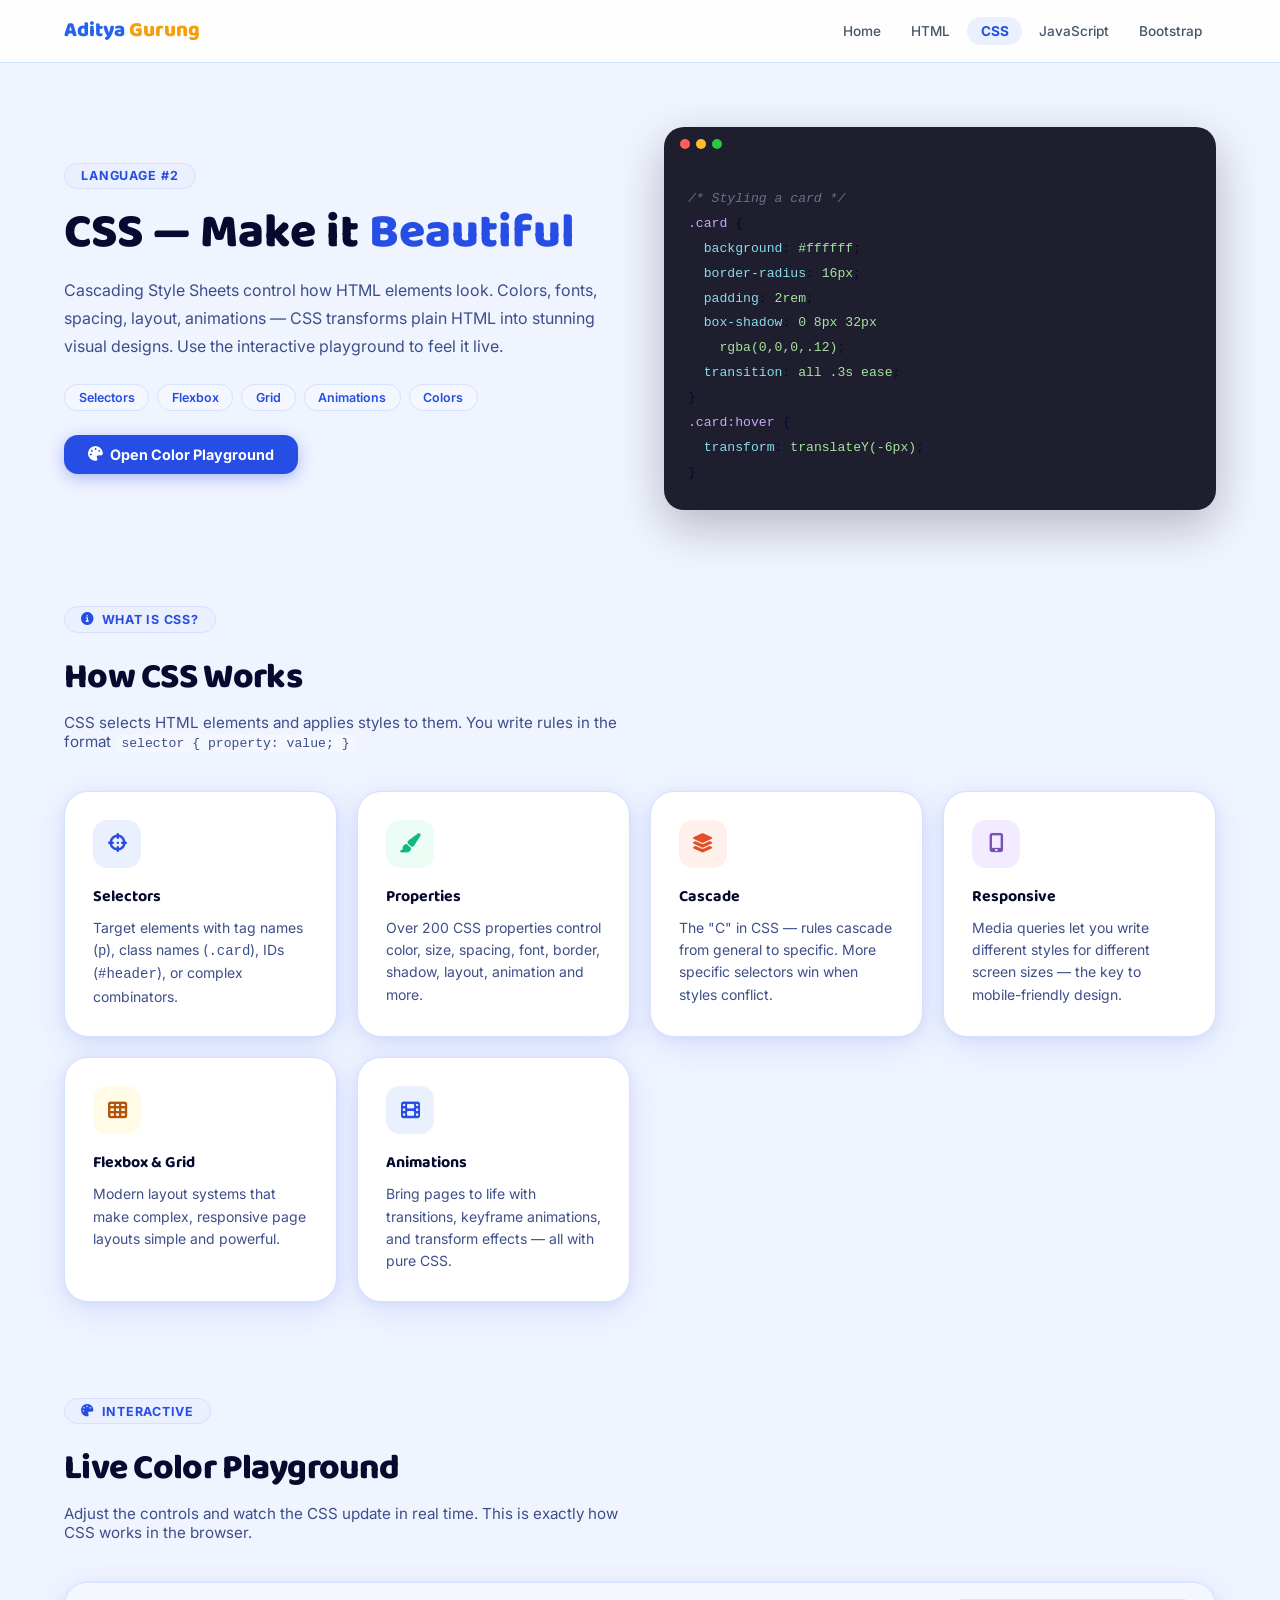
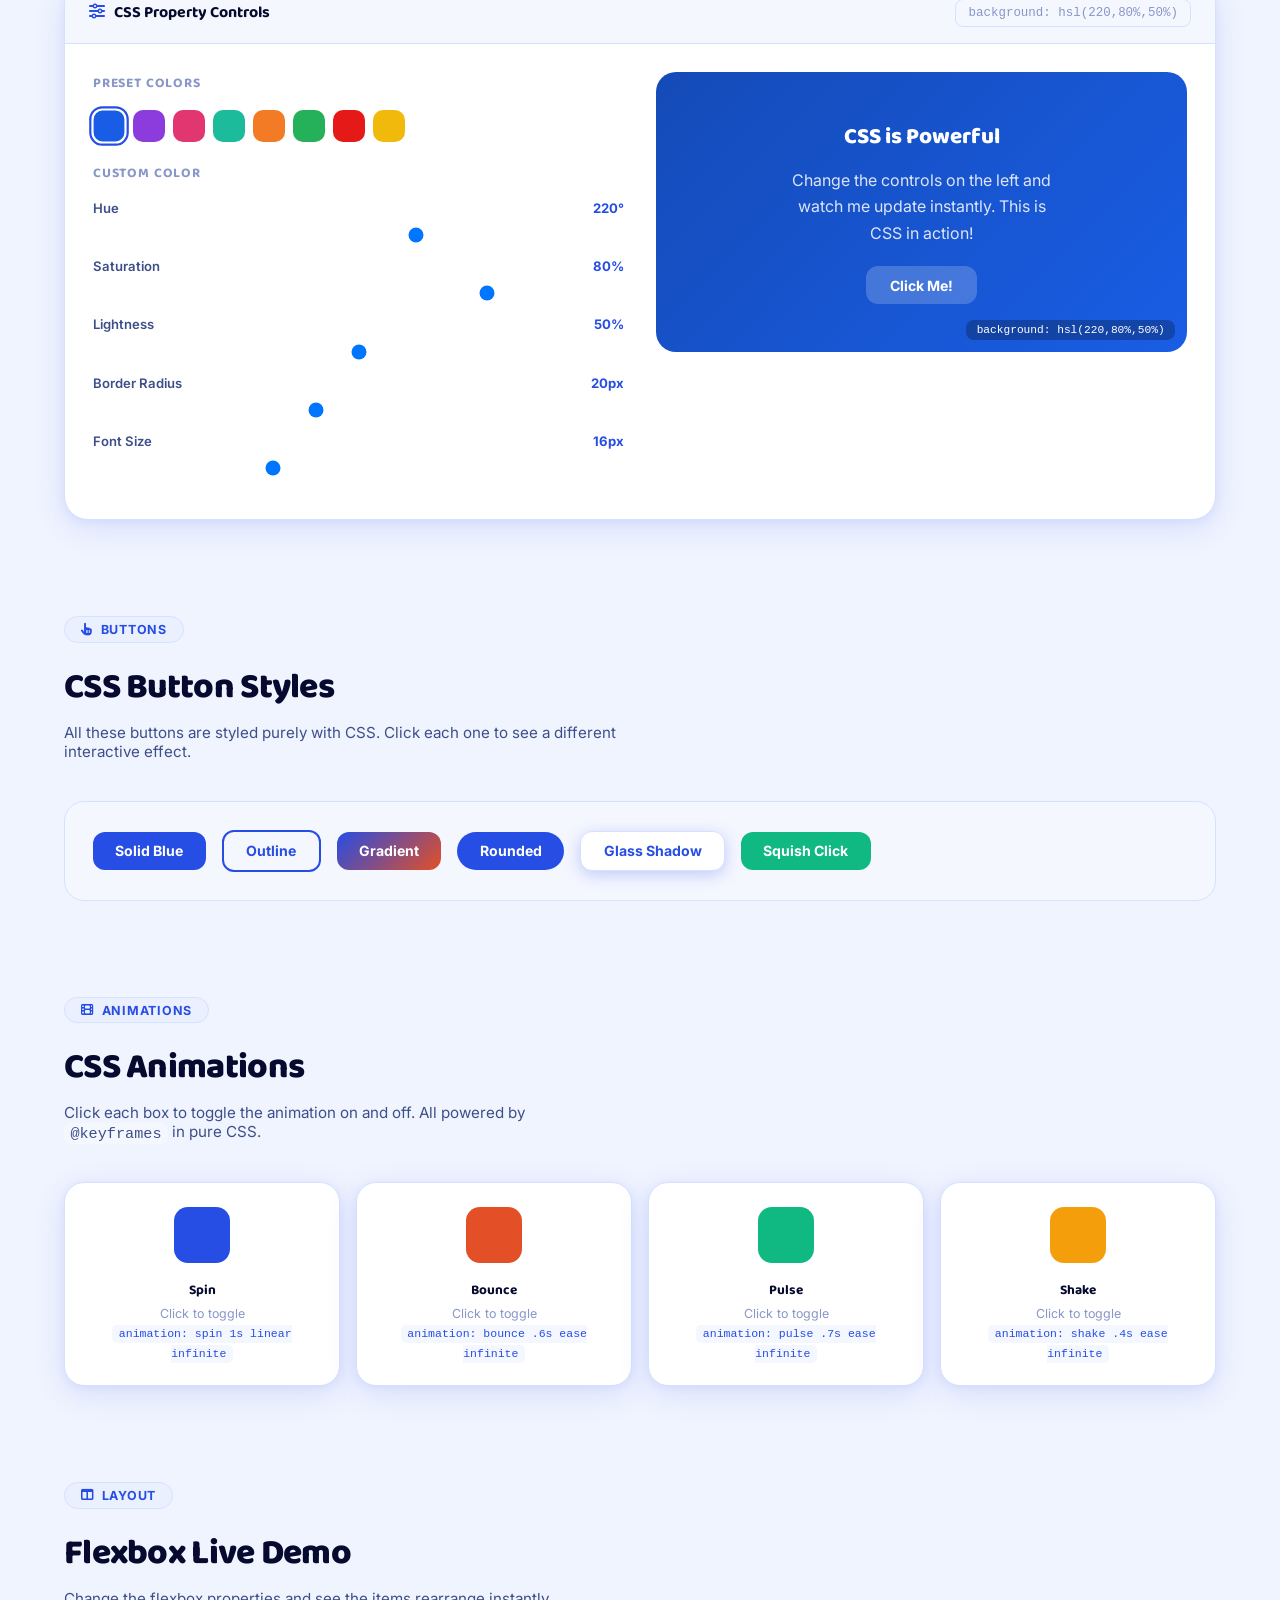
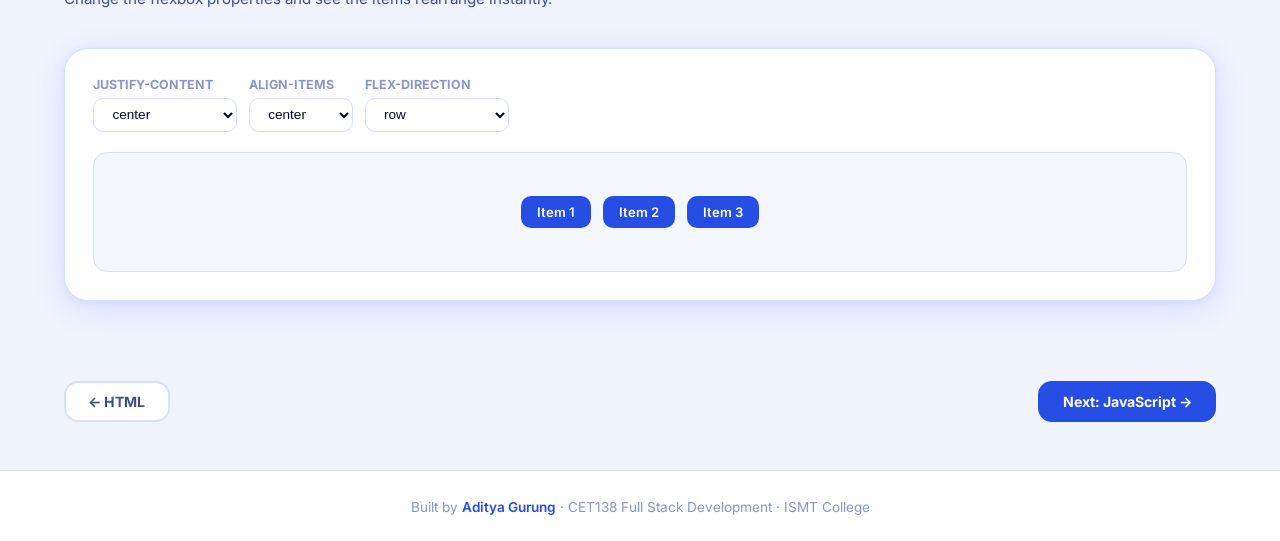
<file: css.html>
<!DOCTYPE html>
<html lang="en">
<head>
<meta charset="UTF-8"/>
<meta name="viewport" content="width=device-width, initial-scale=1.0"/>
<title>CSS — Aditya  Gurung</title>
<link href="https://fonts.googleapis.com/css2?family=Baloo+2:wght@400;500;600;700;800&family=Inter:wght@300;400;500;600&display=swap" rel="stylesheet"/>
<link href="https://cdnjs.cloudflare.com/ajax/libs/font-awesome/6.5.0/css/all.min.css" rel="stylesheet"/>
<link rel="stylesheet" href="css_style.css">
<!-- <style>
:root{
  --primary:#264DE4;--primary-light:#EBF0FF;--primary-dark:#1A35B0;
  --bg:#F0F4FF;--card:#fff;--muted:#F5F7FF;--border:#D6E0FF;
  --text:#050A2E;--text-2:#3D4F8A;--text-3:#8896C8;
  --radius-card:24px;--radius-btn:14px;--radius-pill:50px;
  --shadow:0 8px 32px rgba(38,77,228,.12),0 2px 8px rgba(38,77,228,.07);
  --shadow-hover:0 16px 48px rgba(38,77,228,.2);
  --transition:all .25s cubic-bezier(.4,0,.2,1);
}
*{box-sizing:border-box;margin:0;padding:0}
html{scroll-behavior:smooth}
body{background:var(--bg);color:var(--text);font-family:'Inter',sans-serif}
h1,h2,h3,h4,h5,h6,.brand{font-family:'Baloo 2',sans-serif}
nav{background:rgba(255,255,255,.9);backdrop-filter:blur(16px);border-bottom:1.5px solid var(--border);padding:.9rem 0;position:sticky;top:0;z-index:200}
.nav-inner{max-width:1200px;margin:0 auto;padding:0 1.5rem;display:flex;align-items:center;justify-content:space-between;gap:1rem;flex-wrap:wrap}
.brand{font-size:1.3rem;font-weight:800;color:#2563EB;text-decoration:none}
.brand span{color:#F59E0B}
.nav-links{display:flex;gap:.2rem;flex-wrap:wrap}
.nav-links a{text-decoration:none;padding:.4rem .85rem;border-radius:var(--radius-pill);font-size:.85rem;font-weight:500;color:#475569;transition:var(--transition)}
.nav-links a:hover{background:#EFF6FF;color:#2563EB}
.nav-links a.active{background:var(--primary-light);color:var(--primary);font-weight:700}

.page-hero{max-width:1200px;margin:0 auto;padding:4rem 1.5rem 3rem;display:grid;grid-template-columns:1fr 1fr;gap:3rem;align-items:center}
@media(max-width:768px){.page-hero{grid-template-columns:1fr;padding:2.5rem 1rem 2rem}}
.hero-tag{display:inline-block;background:var(--primary-light);color:var(--primary);border:1.5px solid var(--border);border-radius:var(--radius-pill);padding:.3rem 1rem;font-size:.78rem;font-weight:700;text-transform:uppercase;letter-spacing:.07em;margin-bottom:1rem}
.hero-left h1{font-size:clamp(2rem,4vw,3rem);font-weight:800;line-height:1.15;margin-bottom:1rem}
.hero-left h1 span{color:var(--primary)}
.hero-left p{color:var(--text-2);line-height:1.75;font-size:1rem;margin-bottom:1.5rem}
.pill-row{display:flex;flex-wrap:wrap;gap:.5rem;margin-bottom:1.5rem}
.pill{background:var(--muted);color:var(--primary);border:1.5px solid var(--border);border-radius:var(--radius-pill);padding:.3rem .85rem;font-size:.78rem;font-weight:600}
.btn{display:inline-flex;align-items:center;gap:.5rem;padding:.7rem 1.5rem;border-radius:var(--radius-btn);font-weight:700;font-size:.9rem;cursor:pointer;border:none;transition:var(--transition);font-family:'Inter',sans-serif;text-decoration:none}
.btn-primary{background:var(--primary);color:#fff;box-shadow:0 4px 16px rgba(38,77,228,.35)}
.btn-primary:hover{background:var(--primary-dark);transform:translateY(-2px)}
.hero-code{background:#1E1E2E;border-radius:20px;padding:1.5rem;font-family:'Cascadia Code','Fira Code',Consolas,monospace;font-size:.82rem;line-height:1.9;box-shadow:0 16px 48px rgba(0,0,0,.25);position:relative}
.dots{position:absolute;top:12px;left:16px;display:flex;gap:6px}
.dots span{width:10px;height:10px;border-radius:50%;display:inline-block}
.d1{background:#FF5F57}.d2{background:#FEBC2E}.d3{background:#28C840}
.code-body{margin-top:36px}
.prop{color:#89DCEB}.val-c{color:#A6E3A1}.sel{color:#CBA6F7}.cm{color:#6C7086;font-style:italic}.txt{color:#CDD6F4}

.section{max-width:1200px;margin:0 auto;padding:3rem 1.5rem}
.sec-label{display:inline-flex;align-items:center;gap:.5rem;background:var(--primary-light);color:var(--primary);border:1.5px solid var(--border);border-radius:var(--radius-pill);padding:.3rem 1rem;font-size:.78rem;font-weight:700;text-transform:uppercase;letter-spacing:.06em;margin-bottom:1rem}
.sec-title{font-size:clamp(1.5rem,3vw,2.2rem);font-weight:800;margin-bottom:.5rem;letter-spacing:-.02em}
.sec-sub{color:var(--text-2);font-size:.95rem;margin-bottom:2.5rem;max-width:560px}
.grid-2{display:grid;grid-template-columns:repeat(auto-fit,minmax(280px,1fr));gap:1.25rem}
.grid-3{display:grid;grid-template-columns:repeat(auto-fit,minmax(220px,1fr));gap:1.25rem}
.card{background:var(--card);border-radius:var(--radius-card);border:1.5px solid var(--border);padding:1.75rem;box-shadow:var(--shadow);transition:var(--transition)}
.card:hover{transform:translateY(-4px);box-shadow:var(--shadow-hover)}
.card-icon{width:48px;height:48px;border-radius:14px;display:flex;align-items:center;justify-content:center;margin-bottom:1rem;font-size:1.2rem}
.card h4{font-size:1rem;font-weight:700;margin-bottom:.5rem}
.card p{color:var(--text-2);font-size:.875rem;line-height:1.6}

/* ── COLOR PLAYGROUND ── */
.playground{background:var(--card);border-radius:var(--radius-card);border:1.5px solid var(--border);box-shadow:var(--shadow);overflow:hidden}
.pg-header{background:var(--muted);border-bottom:1.5px solid var(--border);padding:1rem 1.5rem;display:flex;align-items:center;justify-content:space-between;flex-wrap:wrap;gap:.75rem}
.pg-header h3{font-size:1rem;font-weight:700;color:var(--text)}
.pg-body{padding:1.75rem;display:grid;grid-template-columns:1fr 1fr;gap:2rem}
@media(max-width:640px){.pg-body{grid-template-columns:1fr}}
.controls h4{font-size:.85rem;font-weight:700;color:var(--text-3);text-transform:uppercase;letter-spacing:.06em;margin-bottom:1rem}
.control-row{margin-bottom:1rem}
.control-row label{display:flex;justify-content:space-between;font-size:.82rem;font-weight:600;color:var(--text-2);margin-bottom:.4rem}
.control-row label span{color:var(--primary);font-weight:700}
.slider{width:100%;height:6px;border-radius:4px;outline:none;border:none;cursor:pointer;-webkit-appearance:none;appearance:none}
.color-btns{display:flex;flex-wrap:wrap;gap:.5rem;margin-bottom:1rem}
.color-preset{width:32px;height:32px;border-radius:10px;border:2px solid transparent;cursor:pointer;transition:var(--transition)}
.color-preset:hover,.color-preset.active{border-color:#fff;box-shadow:0 0 0 2px var(--primary);transform:scale(1.1)}
.preview-box{display:flex;flex-direction:column;justify-content:center;align-items:center;text-align:center;border-radius:20px;padding:2rem 1.5rem;min-height:280px;transition:all .3s;position:relative;overflow:hidden}
.preview-box h3{font-size:1.4rem;font-weight:800;margin-bottom:.75rem;transition:color .3s;font-family:'Baloo 2',sans-serif}
.preview-box p{font-size:.9rem;line-height:1.65;margin-bottom:1.25rem;max-width:280px;transition:color .3s}
.preview-btn{padding:.65rem 1.5rem;border-radius:12px;font-weight:700;font-size:.88rem;border:none;cursor:pointer;transition:all .25s;font-family:'Inter',sans-serif}
.css-label{position:absolute;bottom:.75rem;right:.75rem;background:rgba(0,0,0,.25);color:#fff;border-radius:8px;padding:.25rem .65rem;font-size:.7rem;font-family:monospace}

/* ── BUTTON SHOWCASE ── */
.btn-showcase{display:flex;flex-wrap:wrap;gap:1rem;align-items:center;padding:1.75rem;background:var(--muted);border-radius:20px;margin-top:1.5rem;border:1.5px solid var(--border)}
.showcase-btn{padding:.65rem 1.4rem;border-radius:12px;font-weight:700;font-size:.88rem;cursor:pointer;border:none;transition:all .25s;font-family:'Inter',sans-serif}

/* ── ANIMATION DEMOS ── */
.anim-grid{display:grid;grid-template-columns:repeat(auto-fit,minmax(180px,1fr));gap:1rem}
.anim-card{background:var(--card);border-radius:20px;border:1.5px solid var(--border);padding:1.5rem;text-align:center;box-shadow:var(--shadow)}
.anim-box{width:56px;height:56px;border-radius:14px;background:var(--primary);margin:0 auto 1rem;cursor:pointer}
.anim-card h5{font-size:.85rem;font-weight:700;margin-bottom:.3rem}
.anim-card p{font-size:.78rem;color:var(--text-3)}
.anim-card code{font-size:.72rem;background:var(--muted);padding:.15rem .4rem;border-radius:5px;color:var(--primary)}
@keyframes spin{to{transform:rotate(360deg)}}
@keyframes bounce{0%,100%{transform:translateY(0)}50%{transform:translateY(-20px)}}
@keyframes pulse-anim{0%,100%{transform:scale(1)}50%{transform:scale(1.25)}}
@keyframes shake{0%,100%{transform:translateX(0)}25%{transform:translateX(-8px)}75%{transform:translateX(8px)}}
.do-spin{animation:spin 1s linear infinite}
.do-bounce{animation:bounce .6s ease infinite}
.do-pulse{animation:pulse-anim .7s ease infinite}
.do-shake{animation:shake .4s ease infinite}

/* FLEXBOX / GRID DEMOS */
.layout-demo{background:var(--muted);border-radius:14px;padding:1rem;border:1.5px solid var(--border);display:flex;gap:.75rem;flex-wrap:wrap;margin-top:1rem;min-height:80px;align-items:center;transition:all .3s}
.layout-item{background:var(--primary);color:#fff;border-radius:10px;padding:.5rem 1rem;font-size:.82rem;font-weight:600;min-width:60px;text-align:center}

footer{background:#fff;border-top:1.5px solid var(--border);padding:1.75rem;text-align:center;color:var(--text-3);font-size:.85rem}
footer span{color:var(--primary);font-weight:600}
.page-nav{display:flex;justify-content:space-between;align-items:center;max-width:1200px;margin:0 auto;padding:2rem 1.5rem 3rem;flex-wrap:wrap;gap:1rem}
.page-nav a{display:inline-flex;align-items:center;gap:.5rem;padding:.65rem 1.4rem;border-radius:var(--radius-btn);font-weight:700;font-size:.88rem;text-decoration:none;border:2px solid var(--border);color:var(--text-2);background:#fff;transition:var(--transition)}
.page-nav a:hover{border-color:var(--primary);color:var(--primary)}
.page-nav a.next{background:var(--primary);color:#fff;border-color:var(--primary)}
.page-nav a.next:hover{background:var(--primary-dark)}
</style> -->
</head>
<body>
<nav>
  <div class="nav-inner">
    <a href="index.html" class="brand">Aditya<span> Gurung</span></a>
    <div class="nav-links">
      <a href="index.html">Home</a>
      <a href="html.html">HTML</a>
      <a href="css.html" class="active">CSS</a>
      <a href="javascript.html">JavaScript</a>
      <a href="bootstrap.html">Bootstrap</a>
    </div>
  </div>
</nav>

<div class="page-hero">
  <div class="hero-left">
    <div class="hero-tag">Language #2</div>
    <h1>CSS — Make it <span>Beautiful</span></h1>
    <p>Cascading Style Sheets control how HTML elements look. Colors, fonts, spacing, layout, animations — CSS transforms plain HTML into stunning visual designs. Use the interactive playground to feel it live.</p>
    <div class="pill-row">
      <span class="pill">Selectors</span>
      <span class="pill">Flexbox</span>
      <span class="pill">Grid</span>
      <span class="pill">Animations</span>
      <span class="pill">Colors</span>
    </div>
    <a href="#playground" class="btn btn-primary"><i class="fas fa-palette"></i> Open Color Playground</a>
  </div>
  <div>
    <div class="hero-code">
      <div class="dots"><span class="d1"></span><span class="d2"></span><span class="d3"></span></div>
      <div class="code-body">
<span class="cm">/* Styling a card */</span><br>
<span class="sel">.card</span> {<br>
&nbsp;&nbsp;<span class="prop">background</span>: <span class="val-c">#ffffff</span>;<br>
&nbsp;&nbsp;<span class="prop">border-radius</span>: <span class="val-c">16px</span>;<br>
&nbsp;&nbsp;<span class="prop">padding</span>: <span class="val-c">2rem</span>;<br>
&nbsp;&nbsp;<span class="prop">box-shadow</span>: <span class="val-c">0 8px 32px</span><br>
&nbsp;&nbsp;&nbsp;&nbsp;<span class="val-c">rgba(0,0,0,.12)</span>;<br>
&nbsp;&nbsp;<span class="prop">transition</span>: <span class="val-c">all .3s ease</span>;<br>
}<br>
<span class="sel">.card:hover</span> {<br>
&nbsp;&nbsp;<span class="prop">transform</span>: <span class="val-c">translateY(-6px)</span>;<br>
}
      </div>
    </div>
  </div>
</div>

<!-- WHAT IS CSS -->
<section class="section">
  <div class="sec-label"><i class="fas fa-info-circle"></i> What is CSS?</div>
  <h2 class="sec-title">How CSS Works</h2>
  <p class="sec-sub">CSS selects HTML elements and applies styles to them. You write rules in the format <code style="background:var(--muted);padding:.1rem .4rem;border-radius:6px;font-size:.82rem">selector { property: value; }</code></p>
  <div class="grid-3">
    <div class="card"><div class="card-icon" style="background:#EBF0FF;color:#264DE4"><i class="fas fa-crosshairs"></i></div><h4>Selectors</h4><p>Target elements with tag names (<code>p</code>), class names (<code>.card</code>), IDs (<code>#header</code>), or complex combinators.</p></div>
    <div class="card"><div class="card-icon" style="background:#ECFDF5;color:#10B981"><i class="fas fa-paint-brush"></i></div><h4>Properties</h4><p>Over 200 CSS properties control color, size, spacing, font, border, shadow, layout, animation and more.</p></div>
    <div class="card"><div class="card-icon" style="background:#FFF0EB;color:#E34F26"><i class="fas fa-layer-group"></i></div><h4>Cascade</h4><p>The "C" in CSS — rules cascade from general to specific. More specific selectors win when styles conflict.</p></div>
    <div class="card"><div class="card-icon" style="background:#F3EBFF;color:#7952B3"><i class="fas fa-mobile-alt"></i></div><h4>Responsive</h4><p>Media queries let you write different styles for different screen sizes — the key to mobile-friendly design.</p></div>
    <div class="card"><div class="card-icon" style="background:#FFFBE6;color:#B45309"><i class="fas fa-th"></i></div><h4>Flexbox & Grid</h4><p>Modern layout systems that make complex, responsive page layouts simple and powerful.</p></div>
    <div class="card"><div class="card-icon" style="background:#EBF0FF;color:#264DE4"><i class="fas fa-film"></i></div><h4>Animations</h4><p>Bring pages to life with transitions, keyframe animations, and transform effects — all with pure CSS.</p></div>
  </div>
</section>

<!-- COLOR PLAYGROUND -->
<section class="section" id="playground">
  <div class="sec-label"><i class="fas fa-palette"></i> Interactive</div>
  <h2 class="sec-title">Live Color Playground</h2>
  <p class="sec-sub">Adjust the controls and watch the CSS update in real time. This is exactly how CSS works in the browser.</p>
  <div class="playground">
    <div class="pg-header">
      <h3><i class="fas fa-sliders-h" style="color:var(--primary);margin-right:.4rem"></i> CSS Property Controls</h3>
      <span id="cssOutput" style="font-family:monospace;font-size:.78rem;color:var(--text-3);background:var(--muted);padding:.35rem .75rem;border-radius:8px;border:1px solid var(--border)">background: #264DE4</span>
    </div>
    <div class="pg-body">
      <div class="controls">
        <h4>Preset Colors</h4>
        <div class="color-btns" id="colorPresets"></div>

        <h4 style="margin-top:1.25rem">Custom Color</h4>
        <div class="control-row">
          <label>Hue <span id="hueVal">220°</span></label>
          <input type="range" class="slider" id="hueSlider" min="0" max="360" value="220" oninput="updateColor()">
        </div>
        <div class="control-row">
          <label>Saturation <span id="satVal">80%</span></label>
          <input type="range" class="slider" id="satSlider" min="20" max="100" value="80" oninput="updateColor()">
        </div>
        <div class="control-row">
          <label>Lightness <span id="litVal">50%</span></label>
          <input type="range" class="slider" id="litSlider" min="20" max="80" value="50" oninput="updateColor()">
        </div>
        <div class="control-row">
          <label>Border Radius <span id="radVal">20px</span></label>
          <input type="range" class="slider" id="radSlider" min="0" max="48" value="20" oninput="updateCard()">
        </div>
        <div class="control-row">
          <label>Font Size <span id="fsVal">16px</span></label>
          <input type="range" class="slider" id="fsSlider" min="12" max="24" value="16" oninput="updateCard()">
        </div>
      </div>
      <div>
        <div class="preview-box" id="previewBox">
          <h3 id="previewTitle">CSS is Powerful</h3>
          <p id="previewText">Change the controls on the left and watch me update instantly. This is CSS in action!</p>
          <button class="preview-btn" id="previewBtn" onclick="this.textContent=this.textContent==='Click Me!'?'Clicked! ✓':'Click Me!'">Click Me!</button>
          <span class="css-label" id="cssLabel">background: hsl(220, 80%, 50%)</span>
        </div>
      </div>
    </div>
  </div>
</section>

<!-- BUTTON SHOWCASE -->
<section class="section">
  <div class="sec-label"><i class="fas fa-hand-pointer"></i> Buttons</div>
  <h2 class="sec-title">CSS Button Styles</h2>
  <p class="sec-sub">All these buttons are styled purely with CSS. Click each one to see a different interactive effect.</p>
  <div class="btn-showcase">
    <button class="showcase-btn" style="background:#264DE4;color:#fff" onmouseover="this.style.background='#1A35B0';this.style.transform='translateY(-3px)'" onmouseout="this.style.background='#264DE4';this.style.transform=''">Solid Blue</button>
    <button class="showcase-btn" style="background:transparent;color:#264DE4;border:2px solid #264DE4" onmouseover="this.style.background='#264DE4';this.style.color='#fff'" onmouseout="this.style.background='transparent';this.style.color='#264DE4'">Outline</button>
    <button class="showcase-btn" style="background:linear-gradient(135deg,#264DE4,#E34F26);color:#fff" onmouseover="this.style.transform='scale(1.05)'" onmouseout="this.style.transform=''">Gradient</button>
    <button class="showcase-btn" style="background:#264DE4;color:#fff;border-radius:50px" onmouseover="this.style.boxShadow='0 8px 24px rgba(38,77,228,.5)'" onmouseout="this.style.boxShadow=''">Rounded</button>
    <button class="showcase-btn" style="background:#fff;color:#264DE4;box-shadow:0 4px 16px rgba(38,77,228,.25);border:1.5px solid #D6E0FF" onmouseover="this.style.boxShadow='0 8px 32px rgba(38,77,228,.35)';this.style.transform='translateY(-2px)'" onmouseout="this.style.boxShadow='0 4px 16px rgba(38,77,228,.25)';this.style.transform=''">Glass Shadow</button>
    <button class="showcase-btn" onclick="this.style.transform='scale(.95)';setTimeout(()=>this.style.transform='',150)" style="background:#10B981;color:#fff">Squish Click</button>
  </div>
</section>

<!-- ANIMATIONS -->
<section class="section">
  <div class="sec-label"><i class="fas fa-film"></i> Animations</div>
  <h2 class="sec-title">CSS Animations</h2>
  <p class="sec-sub">Click each box to toggle the animation on and off. All powered by <code style="background:var(--muted);padding:.1rem .4rem;border-radius:6px">@keyframes</code> in pure CSS.</p>
  <div class="anim-grid">
    <div class="anim-card"><div class="anim-box" id="ab1" onclick="toggleAnim('ab1','do-spin')"></div><h5>Spin</h5><p>Click to toggle</p><code>animation: spin 1s linear infinite</code></div>
    <div class="anim-card"><div class="anim-box" id="ab2" style="background:#E34F26" onclick="toggleAnim('ab2','do-bounce')"></div><h5>Bounce</h5><p>Click to toggle</p><code>animation: bounce .6s ease infinite</code></div>
    <div class="anim-card"><div class="anim-box" id="ab3" style="background:#10B981" onclick="toggleAnim('ab3','do-pulse')"></div><h5>Pulse</h5><p>Click to toggle</p><code>animation: pulse .7s ease infinite</code></div>
    <div class="anim-card"><div class="anim-box" id="ab4" style="background:#F59E0B" onclick="toggleAnim('ab4','do-shake')"></div><h5>Shake</h5><p>Click to toggle</p><code>animation: shake .4s ease infinite</code></div>
  </div>
</section>

<!-- FLEXBOX DEMO -->
<section class="section">
  <div class="sec-label"><i class="fas fa-columns"></i> Layout</div>
  <h2 class="sec-title">Flexbox Live Demo</h2>
  <p class="sec-sub">Change the flexbox properties and see the items rearrange instantly.</p>
  <div class="card">
    <div style="display:flex;flex-wrap:wrap;gap:.75rem;margin-bottom:1.25rem">
      <div>
        <label style="display:block;font-size:.78rem;font-weight:700;color:var(--text-3);text-transform:uppercase;margin-bottom:.4rem">justify-content</label>
        <select onchange="updateFlex('justify-content',this.value)" style="padding:.45rem .9rem;border-radius:10px;border:1.5px solid var(--border);font-size:.85rem;background:#fff;color:var(--text);cursor:pointer;outline:none">
          <option>flex-start</option><option selected>center</option><option>flex-end</option><option>space-between</option><option>space-around</option><option>space-evenly</option>
        </select>
      </div>
      <div>
        <label style="display:block;font-size:.78rem;font-weight:700;color:var(--text-3);text-transform:uppercase;margin-bottom:.4rem">align-items</label>
        <select onchange="updateFlex('align-items',this.value)" style="padding:.45rem .9rem;border-radius:10px;border:1.5px solid var(--border);font-size:.85rem;background:#fff;color:var(--text);cursor:pointer;outline:none">
          <option>flex-start</option><option selected>center</option><option>flex-end</option><option>stretch</option>
        </select>
      </div>
      <div>
        <label style="display:block;font-size:.78rem;font-weight:700;color:var(--text-3);text-transform:uppercase;margin-bottom:.4rem">flex-direction</label>
        <select onchange="updateFlex('flex-direction',this.value)" style="padding:.45rem .9rem;border-radius:10px;border:1.5px solid var(--border);font-size:.85rem;background:#fff;color:var(--text);cursor:pointer;outline:none">
          <option selected>row</option><option>row-reverse</option><option>column</option><option>column-reverse</option>
        </select>
      </div>
    </div>
    <div class="layout-demo" id="flexDemo" style="justify-content:center;align-items:center;min-height:120px">
      <div class="layout-item">Item 1</div>
      <div class="layout-item">Item 2</div>
      <div class="layout-item">Item 3</div>
    </div>
  </div>
</section>

<div class="page-nav">
  <a href="html.html">← HTML</a>
  <a href="javascript.html" class="next">Next: JavaScript →</a>
</div>
<footer><p>Built by <span>Aditya  Gurung</span> · CET138 Full Stack Development · ISMT College</p></footer>

<script src="css_script.js"></script>
<!-- <script>
const presets=[
  {name:'Blue',h:220,s:80,l:50},{name:'Purple',h:270,s:70,l:55},{name:'Pink',h:340,s:75,l:55},
  {name:'Teal',h:168,s:75,l:42},{name:'Orange',h:25,s:90,l:55},{name:'Green',h:142,s:65,l:42},
  {name:'Red',h:0,s:80,l:50},{name:'Gold',h:45,s:90,l:50},
];
const presetsEl=document.getElementById('colorPresets');
presets.forEach((p,i)=>{
  const btn=document.createElement('button');
  btn.className='color-preset'+(i===0?' active':'');
  btn.style.background=`hsl(${p.h},${p.s}%,${p.l}%)`;
  btn.title=p.name;
  btn.addEventListener('click',()=>{
    document.querySelectorAll('.color-preset').forEach(b=>b.classList.remove('active'));
    btn.classList.add('active');
    document.getElementById('hueSlider').value=p.h;
    document.getElementById('satSlider').value=p.s;
    document.getElementById('litSlider').value=p.l;
    updateColor();
  });
  presetsEl.appendChild(btn);
});

function updateColor(){
  const h=document.getElementById('hueSlider').value;
  const s=document.getElementById('satSlider').value;
  const l=document.getElementById('litSlider').value;
  document.getElementById('hueVal').textContent=h+'°';
  document.getElementById('satVal').textContent=s+'%';
  document.getElementById('litVal').textContent=l+'%';
  const hsl=`hsl(${h},${s}%,${l}%)`;
  const lNum=parseInt(l);
  const textCol=lNum>55?'rgba(0,0,0,.85)':'#fff';
  const btnBg=lNum>55?'rgba(0,0,0,.15)':'rgba(255,255,255,.2)';
  const box=document.getElementById('previewBox');
  box.style.background=`linear-gradient(135deg,hsl(${h},${s}%,${Math.max(lNum-10,20)}%),${hsl})`;
  box.querySelector('#previewTitle').style.color=textCol;
  box.querySelector('#previewText').style.color=lNum>55?'rgba(0,0,0,.65)':'rgba(255,255,255,.85)';
  const pbtn=box.querySelector('#previewBtn');
  pbtn.style.background=btnBg;pbtn.style.color=textCol;pbtn.style.backdropFilter='blur(8px)';
  document.getElementById('cssLabel').textContent='background: '+hsl;
  document.getElementById('cssOutput').textContent='background: '+hsl;
  updateCard();
}

function updateCard(){
  const r=document.getElementById('radSlider').value;
  const fs=document.getElementById('fsSlider').value;
  document.getElementById('radVal').textContent=r+'px';
  document.getElementById('fsVal').textContent=fs+'px';
  const box=document.getElementById('previewBox');
  box.style.borderRadius=r+'px';
  box.querySelector('#previewText').style.fontSize=fs+'px';
}

function toggleAnim(id,cls){
  const el=document.getElementById(id);
  el.classList.toggle(cls);
}

function updateFlex(prop,val){
  document.getElementById('flexDemo').style[prop.replace(/-([a-z])/g,(_,l)=>l.toUpperCase())]=val;
}

updateColor();
</script> -->
</body>
</html>
</file>
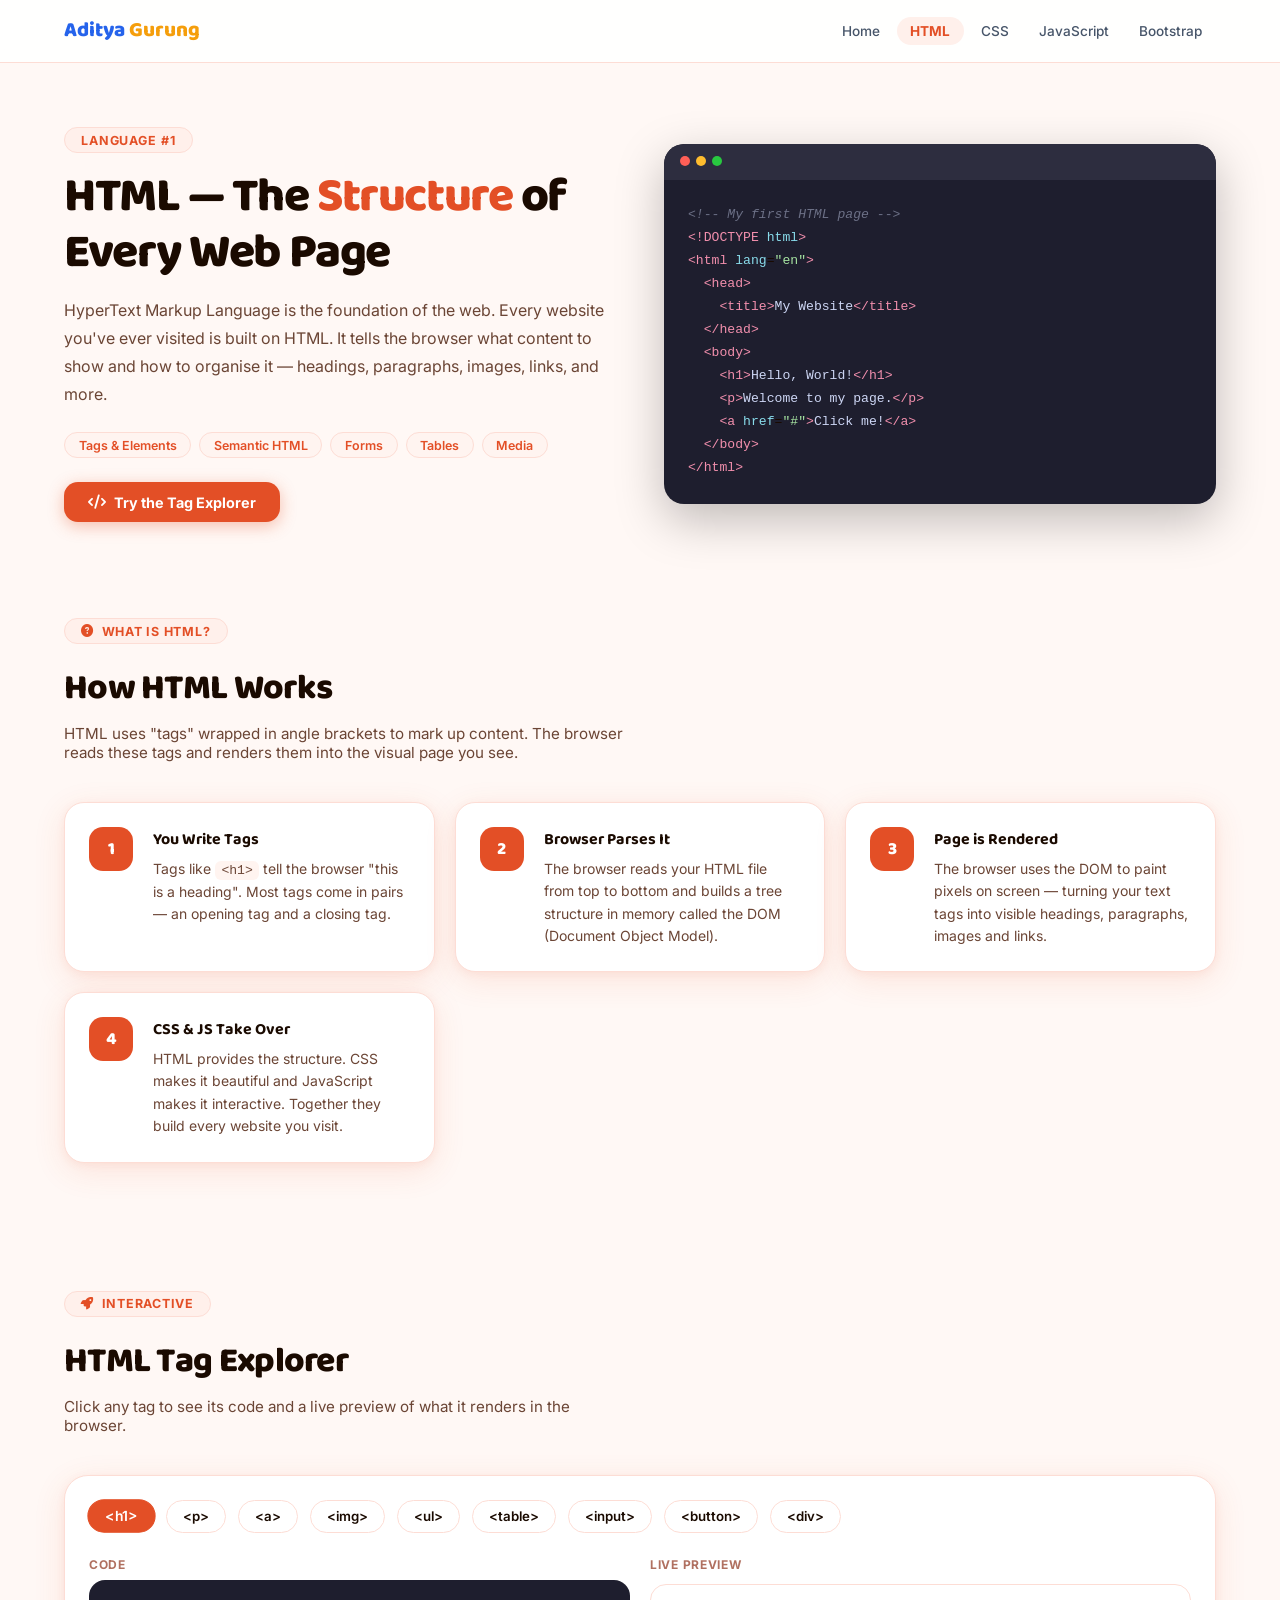
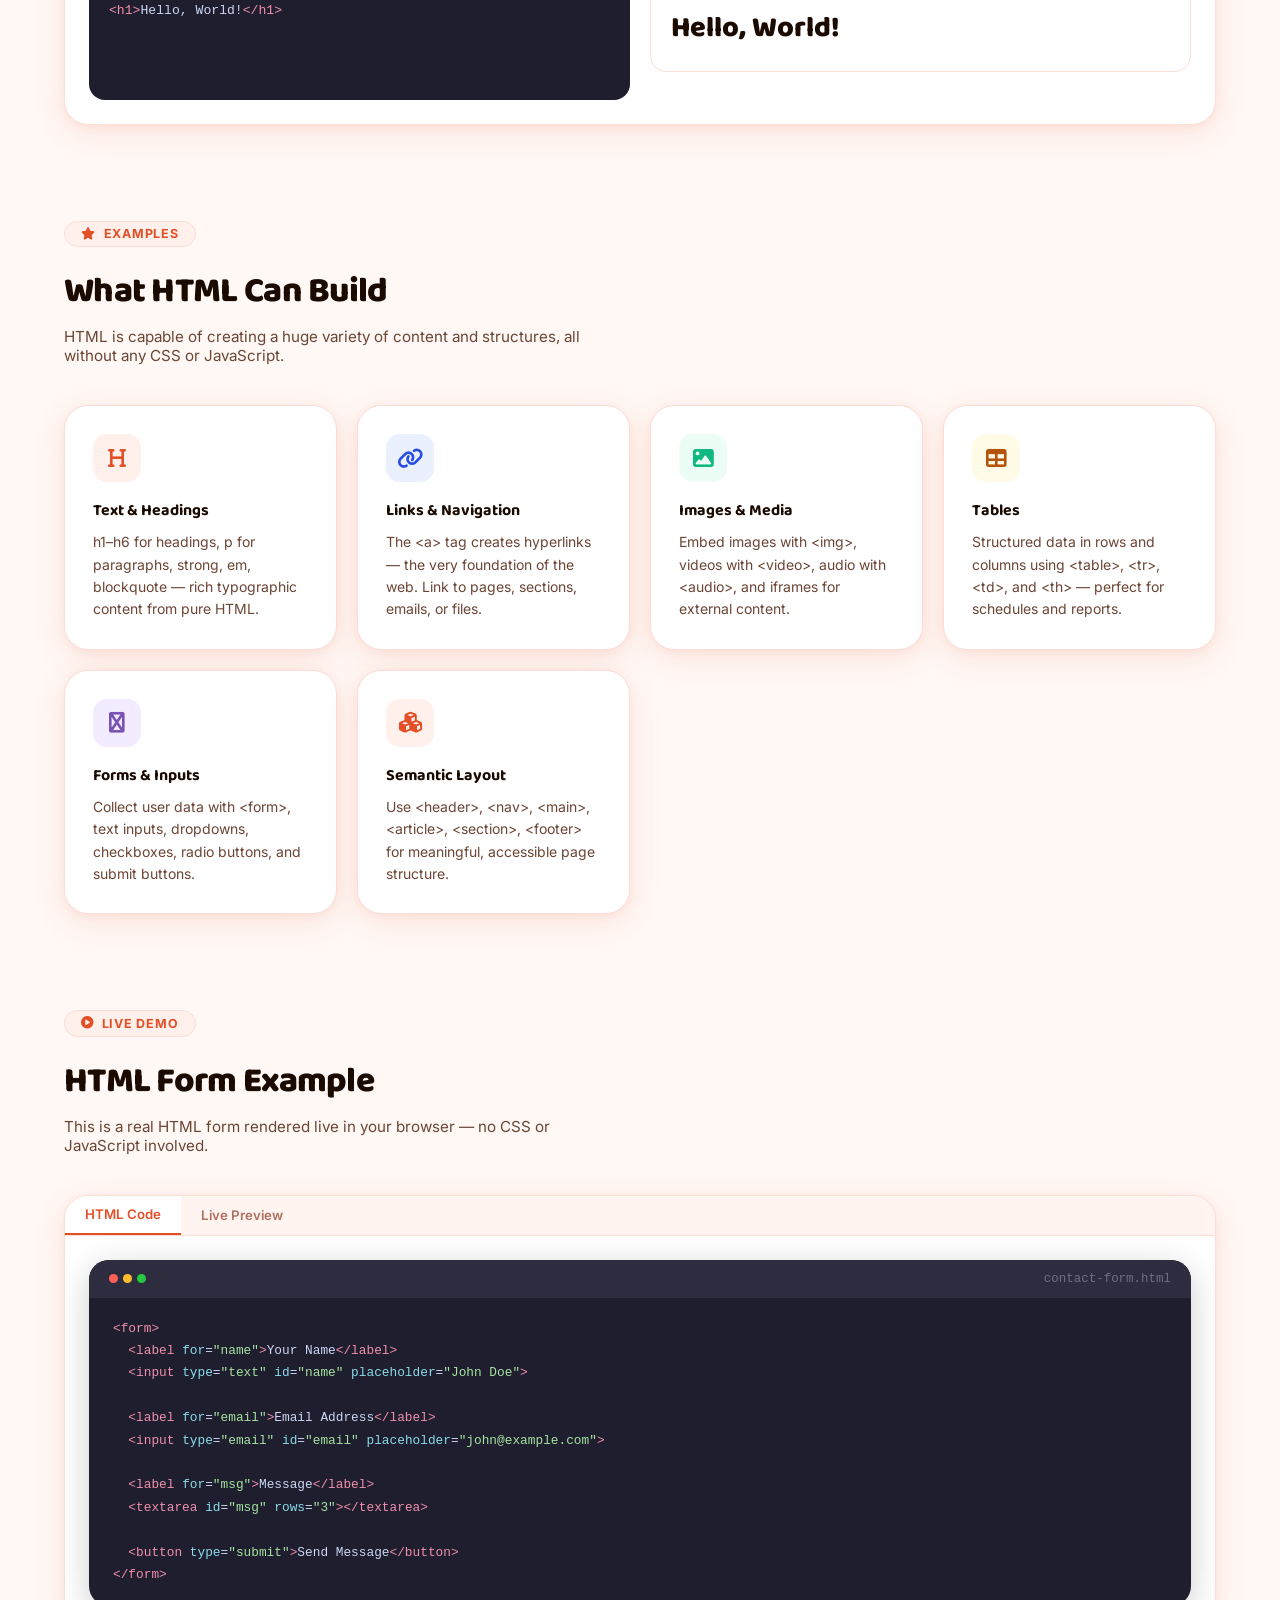
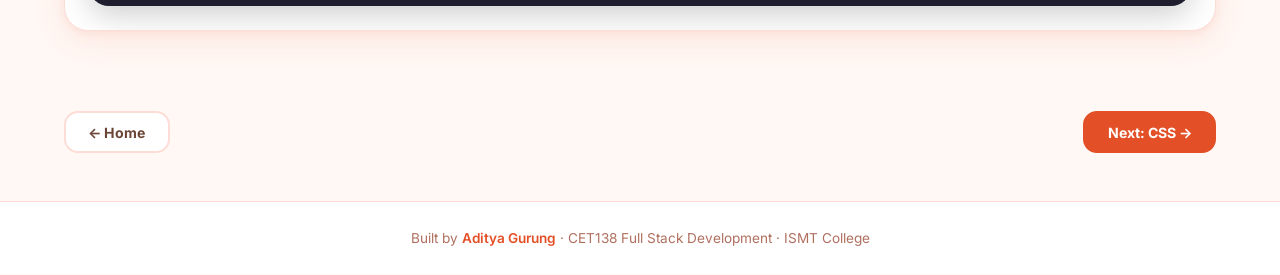
<file: html.html>
<!DOCTYPE html>
<html lang="en">
<head>
<meta charset="UTF-8"/>
<meta name="viewport" content="width=device-width, initial-scale=1.0"/>
<title>HTML — Aditya  Gurung</title>
<link href="https://fonts.googleapis.com/css2?family=Baloo+2:wght@400;500;600;700;800&family=Inter:wght@300;400;500;600&display=swap" rel="stylesheet"/>
<link href="https://cdnjs.cloudflare.com/ajax/libs/font-awesome/6.5.0/css/all.min.css" rel="stylesheet"/>
<style>
:root{
  --primary:#E34F26;--primary-light:#FFF0EB;--primary-dark:#C0391A;
  --accent:#264DE4;--yellow:#F59E0B;--green:#10B981;
  --bg:#FFF8F5;--card:#fff;--muted:#FFF4F0;--border:#FDDDD5;
  --text:#1A0A00;--text-2:#6B4535;--text-3:#B07060;
  --radius-card:24px;--radius-btn:14px;--radius-pill:50px;
  --shadow:0 8px 32px rgba(227,79,38,.12),0 2px 8px rgba(227,79,38,.07);
  --shadow-hover:0 16px 48px rgba(227,79,38,.2);
  --transition:all .25s cubic-bezier(.4,0,.2,1);
}
*{box-sizing:border-box;margin:0;padding:0}
html{scroll-behavior:smooth}
body{background:var(--bg);color:var(--text);font-family:'Inter',sans-serif}
h1,h2,h3,h4,h5,h6,.brand{font-family:'Baloo 2',sans-serif}
nav{background:rgba(255,255,255,.9);backdrop-filter:blur(16px);border-bottom:1.5px solid var(--border);padding:.9rem 0;position:sticky;top:0;z-index:200}
.nav-inner{max-width:1200px;margin:0 auto;padding:0 1.5rem;display:flex;align-items:center;justify-content:space-between;gap:1rem;flex-wrap:wrap}
.brand{font-size:1.3rem;font-weight:800;color:#2563EB;text-decoration:none}
.brand span{color:#F59E0B}
.nav-links{display:flex;gap:.2rem;flex-wrap:wrap}
.nav-links a{text-decoration:none;padding:.4rem .85rem;border-radius:var(--radius-pill);font-size:.85rem;font-weight:500;color:#475569;transition:var(--transition)}
.nav-links a:hover{background:#EFF6FF;color:#2563EB}
.nav-links a.active{background:var(--primary-light);color:var(--primary);font-weight:700}

.page-hero{max-width:1200px;margin:0 auto;padding:4rem 1.5rem 3rem;display:grid;grid-template-columns:1fr 1fr;gap:3rem;align-items:center}
@media(max-width:768px){.page-hero{grid-template-columns:1fr;padding:2.5rem 1rem 2rem}}
.hero-tag{display:inline-block;background:var(--primary-light);color:var(--primary);border:1.5px solid #FDDDD5;border-radius:var(--radius-pill);padding:.3rem 1rem;font-size:.78rem;font-weight:700;text-transform:uppercase;letter-spacing:.07em;margin-bottom:1rem}
.hero-left h1{font-size:clamp(2rem,4vw,3rem);font-weight:800;line-height:1.15;margin-bottom:1rem;letter-spacing:-.03em}
.hero-left h1 span{color:var(--primary)}
.hero-left p{color:var(--text-2);line-height:1.75;font-size:1rem;margin-bottom:1.5rem}
.pill-row{display:flex;flex-wrap:wrap;gap:.5rem;margin-bottom:1.5rem}
.pill{background:var(--muted);color:var(--primary);border:1.5px solid var(--border);border-radius:var(--radius-pill);padding:.3rem .85rem;font-size:.78rem;font-weight:600}
.btn{display:inline-flex;align-items:center;gap:.5rem;padding:.7rem 1.5rem;border-radius:var(--radius-btn);font-weight:700;font-size:.9rem;text-decoration:none;cursor:pointer;border:none;transition:var(--transition);font-family:'Inter',sans-serif}
.btn-primary{background:var(--primary);color:#fff;box-shadow:0 4px 16px rgba(227,79,38,.35)}
.btn-primary:hover{background:var(--primary-dark);transform:translateY(-2px)}

.hero-code{background:#1E1E2E;border-radius:20px;padding:1.5rem;font-family:'Cascadia Code','Fira Code',Consolas,monospace;font-size:.82rem;line-height:1.75;box-shadow:0 16px 48px rgba(0,0,0,.25);position:relative;overflow:hidden}
.hero-code::before{content:'';position:absolute;top:0;left:0;right:0;height:36px;background:#2D2D3F;border-radius:20px 20px 0 0;display:flex;align-items:center}
.dots{position:absolute;top:12px;left:16px;display:flex;gap:6px;z-index:2}
.dots span{width:10px;height:10px;border-radius:50%;display:inline-block}
.d1{background:#FF5F57}.d2{background:#FEBC2E}.d3{background:#28C840}
.code-body{margin-top:36px}
.tag{color:#F28FAD}.attr{color:#89DCEB}.val{color:#A6E3A1}.cm{color:#6C7086;font-style:italic}.txt{color:#CDD6F4}

/* SECTIONS */
.section{max-width:1200px;margin:0 auto;padding:3rem 1.5rem}
.sec-label{display:inline-flex;align-items:center;gap:.5rem;background:var(--primary-light);color:var(--primary);border:1.5px solid var(--border);border-radius:var(--radius-pill);padding:.3rem 1rem;font-size:.78rem;font-weight:700;text-transform:uppercase;letter-spacing:.06em;margin-bottom:1rem}
.sec-title{font-size:clamp(1.5rem,3vw,2.2rem);font-weight:800;margin-bottom:.5rem;letter-spacing:-.02em}
.sec-sub{color:var(--text-2);font-size:.95rem;margin-bottom:2.5rem;max-width:560px}
.grid-2{display:grid;grid-template-columns:repeat(auto-fit,minmax(280px,1fr));gap:1.25rem}
.grid-3{display:grid;grid-template-columns:repeat(auto-fit,minmax(220px,1fr));gap:1.25rem}

/* CARDS */
.card{background:var(--card);border-radius:var(--radius-card);border:1.5px solid var(--border);padding:1.75rem;box-shadow:var(--shadow);transition:var(--transition)}
.card:hover{transform:translateY(-4px);box-shadow:var(--shadow-hover)}
.card-icon{width:48px;height:48px;border-radius:14px;display:flex;align-items:center;justify-content:center;margin-bottom:1rem;font-size:1.3rem}
.card h4{font-size:1rem;font-weight:700;margin-bottom:.5rem}
.card p{color:var(--text-2);font-size:.875rem;line-height:1.6}

/* CODE BLOCKS */
.code-card{background:#1E1E2E;border-radius:20px;overflow:hidden;box-shadow:0 8px 32px rgba(0,0,0,.2)}
.code-header{background:#2D2D3F;padding:.75rem 1.25rem;display:flex;align-items:center;justify-content:space-between}
.code-dots{display:flex;gap:5px}
.code-dots span{width:9px;height:9px;border-radius:50%}
.code-title{color:#6C7086;font-size:.78rem;font-family:monospace}
.code-body-block{padding:1.25rem 1.5rem;font-family:'Cascadia Code','Fira Code',Consolas,monospace;font-size:.8rem;line-height:1.75;overflow-x:auto}

/* DEMO AREA */
.demo-wrapper{background:var(--card);border-radius:var(--radius-card);border:1.5px solid var(--border);overflow:hidden;box-shadow:var(--shadow)}
.demo-tabs{display:flex;border-bottom:1.5px solid var(--border);background:var(--muted)}
.demo-tab{padding:.65rem 1.25rem;font-size:.83rem;font-weight:600;cursor:pointer;border:none;background:none;color:var(--text-3);transition:var(--transition);font-family:'Inter',sans-serif}
.demo-tab.active{color:var(--primary);background:#fff;border-bottom:2px solid var(--primary)}
.demo-content{padding:1.5rem}
.demo-output{background:var(--muted);border-radius:14px;padding:1.25rem;border:1.5px solid var(--border);margin-top:1rem}
.demo-output label{font-size:.75rem;font-weight:700;color:var(--text-3);text-transform:uppercase;letter-spacing:.06em;display:block;margin-bottom:.75rem}

/* TAG EXPLORER */
.tag-grid{display:flex;flex-wrap:wrap;gap:.75rem;margin-bottom:1.5rem}
.tag-btn{padding:.45rem 1rem;border-radius:var(--radius-pill);font-size:.83rem;font-weight:600;cursor:pointer;border:1.5px solid var(--border);background:#fff;color:var(--text);transition:var(--transition);font-family:'Inter',sans-serif}
.tag-btn:hover,.tag-btn.active{background:var(--primary);color:#fff;border-color:var(--primary);transform:scale(1.05)}
.tag-demo-box{background:#1E1E2E;border-radius:16px;padding:1.25rem;font-family:monospace;font-size:.82rem;line-height:1.75;min-height:120px;transition:var(--transition)}
.tag-preview{background:#fff;border-radius:16px;padding:1.25rem;border:1.5px solid var(--border);min-height:80px;margin-top:.75rem}

/* HOW IT WORKS */
.how-step{display:flex;gap:1.25rem;align-items:flex-start;padding:1.5rem;background:var(--card);border-radius:20px;border:1.5px solid var(--border);box-shadow:var(--shadow)}
.step-num{width:44px;height:44px;border-radius:14px;background:var(--primary);color:#fff;font-family:'Baloo 2',sans-serif;font-size:1.1rem;font-weight:800;display:flex;align-items:center;justify-content:center;flex-shrink:0}
.step-content h4{font-size:1rem;font-weight:700;margin-bottom:.35rem}
.step-content p{color:var(--text-2);font-size:.875rem;line-height:1.6}

footer{background:#fff;border-top:1.5px solid var(--border);padding:1.75rem 1.5rem;text-align:center;color:var(--text-3);font-size:.85rem}
footer span{color:var(--primary);font-weight:600}
.page-nav{display:flex;justify-content:space-between;align-items:center;max-width:1200px;margin:0 auto;padding:2rem 1.5rem 3rem;flex-wrap:wrap;gap:1rem}
.page-nav a{display:inline-flex;align-items:center;gap:.5rem;padding:.65rem 1.4rem;border-radius:var(--radius-btn);font-weight:700;font-size:.88rem;text-decoration:none;border:2px solid var(--border);color:var(--text-2);background:#fff;transition:var(--transition)}
.page-nav a:hover{border-color:var(--primary);color:var(--primary)}
.page-nav a.next{background:var(--primary);color:#fff;border-color:var(--primary)}
.page-nav a.next:hover{background:var(--primary-dark)}
</style>
</head>
<body>
<nav>
  <div class="nav-inner">
    <a href="index.html" class="brand">Aditya<span> Gurung</span></a>
    <div class="nav-links">
      <a href="index.html">Home</a>
      <a href="html.html" class="active">HTML</a>
      <a href="css.html">CSS</a>
      <a href="javascript.html">JavaScript</a>
      <a href="bootstrap.html">Bootstrap</a>
    </div>
  </div>
</nav>

<!-- HERO -->
<div class="page-hero">
  <div class="hero-left">
    <div class="hero-tag">Language #1</div>
    <h1>HTML — The <span>Structure</span> of Every Web Page</h1>
    <p>HyperText Markup Language is the foundation of the web. Every website you've ever visited is built on HTML. It tells the browser what content to show and how to organise it — headings, paragraphs, images, links, and more.</p>
    <div class="pill-row">
      <span class="pill">Tags & Elements</span>
      <span class="pill">Semantic HTML</span>
      <span class="pill">Forms</span>
      <span class="pill">Tables</span>
      <span class="pill">Media</span>
    </div>
    <a href="#explorer" class="btn btn-primary">
      <i class="fas fa-code"></i> Try the Tag Explorer
    </a>
  </div>
  <div>
    <div class="hero-code">
      <div class="dots"><span class="d1"></span><span class="d2"></span><span class="d3"></span></div>
      <div class="code-body">
<span class="cm">&lt;!-- My first HTML page --&gt;</span><br>
<span class="tag">&lt;!DOCTYPE</span> <span class="attr">html</span><span class="tag">&gt;</span><br>
<span class="tag">&lt;html</span> <span class="attr">lang</span>=<span class="val">"en"</span><span class="tag">&gt;</span><br>
&nbsp;&nbsp;<span class="tag">&lt;head&gt;</span><br>
&nbsp;&nbsp;&nbsp;&nbsp;<span class="tag">&lt;title&gt;</span><span class="txt">My Website</span><span class="tag">&lt;/title&gt;</span><br>
&nbsp;&nbsp;<span class="tag">&lt;/head&gt;</span><br>
&nbsp;&nbsp;<span class="tag">&lt;body&gt;</span><br>
&nbsp;&nbsp;&nbsp;&nbsp;<span class="tag">&lt;h1&gt;</span><span class="txt">Hello, World!</span><span class="tag">&lt;/h1&gt;</span><br>
&nbsp;&nbsp;&nbsp;&nbsp;<span class="tag">&lt;p&gt;</span><span class="txt">Welcome to my page.</span><span class="tag">&lt;/p&gt;</span><br>
&nbsp;&nbsp;&nbsp;&nbsp;<span class="tag">&lt;a</span> <span class="attr">href</span>=<span class="val">"#"</span><span class="tag">&gt;</span><span class="txt">Click me!</span><span class="tag">&lt;/a&gt;</span><br>
&nbsp;&nbsp;<span class="tag">&lt;/body&gt;</span><br>
<span class="tag">&lt;/html&gt;</span>
      </div>
    </div>
  </div>
</div>

<!-- WHAT IS HTML -->
<section class="section">
  <div class="sec-label"><i class="fas fa-question-circle"></i> What is HTML?</div>
  <h2 class="sec-title">How HTML Works</h2>
  <p class="sec-sub">HTML uses "tags" wrapped in angle brackets to mark up content. The browser reads these tags and renders them into the visual page you see.</p>
  <div class="grid-2" style="margin-bottom:2rem">
    <div class="how-step"><div class="step-num">1</div><div class="step-content"><h4>You Write Tags</h4><p>Tags like <code style="background:var(--muted);padding:.1rem .4rem;border-radius:6px;font-size:.82rem">&lt;h1&gt;</code> tell the browser "this is a heading". Most tags come in pairs — an opening tag and a closing tag.</p></div></div>
    <div class="how-step"><div class="step-num">2</div><div class="step-content"><h4>Browser Parses It</h4><p>The browser reads your HTML file from top to bottom and builds a tree structure in memory called the DOM (Document Object Model).</p></div></div>
    <div class="how-step"><div class="step-num">3</div><div class="step-content"><h4>Page is Rendered</h4><p>The browser uses the DOM to paint pixels on screen — turning your text tags into visible headings, paragraphs, images and links.</p></div></div>
    <div class="how-step"><div class="step-num">4</div><div class="step-content"><h4>CSS & JS Take Over</h4><p>HTML provides the structure. CSS makes it beautiful and JavaScript makes it interactive. Together they build every website you visit.</p></div></div>
  </div>
</section>

<!-- TAG EXPLORER -->
<section class="section" id="explorer">
  <div class="sec-label"><i class="fas fa-rocket"></i> Interactive</div>
  <h2 class="sec-title">HTML Tag Explorer</h2>
  <p class="sec-sub">Click any tag to see its code and a live preview of what it renders in the browser.</p>
  <div class="demo-wrapper">
    <div style="padding:1.5rem">
      <div class="tag-grid" id="tagGrid"></div>
      <div class="grid-2">
        <div>
          <div style="font-size:.75rem;font-weight:700;color:var(--text-3);text-transform:uppercase;letter-spacing:.06em;margin-bottom:.5rem">Code</div>
          <div class="tag-demo-box" id="tagCode"><span style="color:#6C7086;font-style:italic"># Click a tag above to see its code</span></div>
        </div>
        <div>
          <div style="font-size:.75rem;font-weight:700;color:var(--text-3);text-transform:uppercase;letter-spacing:.06em;margin-bottom:.5rem">Live Preview</div>
          <div class="tag-preview" id="tagPreview" style="color:#888;font-size:.9rem">The rendered output will appear here</div>
        </div>
      </div>
    </div>
  </div>
</section>

<!-- WHAT HTML CAN DO -->
<section class="section">
  <div class="sec-label"><i class="fas fa-star"></i> Examples</div>
  <h2 class="sec-title">What HTML Can Build</h2>
  <p class="sec-sub">HTML is capable of creating a huge variety of content and structures, all without any CSS or JavaScript.</p>
  <div class="grid-3">
    <div class="card"><div class="card-icon" style="background:#FFF0EB;color:#E34F26"><i class="fas fa-heading"></i></div><h4>Text & Headings</h4><p>h1–h6 for headings, p for paragraphs, strong, em, blockquote — rich typographic content from pure HTML.</p></div>
    <div class="card"><div class="card-icon" style="background:#EBF0FF;color:#264DE4"><i class="fas fa-link"></i></div><h4>Links & Navigation</h4><p>The &lt;a&gt; tag creates hyperlinks — the very foundation of the web. Link to pages, sections, emails, or files.</p></div>
    <div class="card"><div class="card-icon" style="background:#ECFDF5;color:#10B981"><i class="fas fa-image"></i></div><h4>Images & Media</h4><p>Embed images with &lt;img&gt;, videos with &lt;video&gt;, audio with &lt;audio&gt;, and iframes for external content.</p></div>
    <div class="card"><div class="card-icon" style="background:#FFFBE6;color:#B45309"><i class="fas fa-table"></i></div><h4>Tables</h4><p>Structured data in rows and columns using &lt;table&gt;, &lt;tr&gt;, &lt;td&gt;, and &lt;th&gt; — perfect for schedules and reports.</p></div>
    <div class="card"><div class="card-icon" style="background:#F3EBFF;color:#7952B3"><i class="fas fa-wpforms"></i></div><h4>Forms & Inputs</h4><p>Collect user data with &lt;form&gt;, text inputs, dropdowns, checkboxes, radio buttons, and submit buttons.</p></div>
    <div class="card"><div class="card-icon" style="background:#FFF0EB;color:#E34F26"><i class="fas fa-cubes"></i></div><h4>Semantic Layout</h4><p>Use &lt;header&gt;, &lt;nav&gt;, &lt;main&gt;, &lt;article&gt;, &lt;section&gt;, &lt;footer&gt; for meaningful, accessible page structure.</p></div>
  </div>
</section>

<!-- LIVE HTML DEMO -->
<section class="section">
  <div class="sec-label"><i class="fas fa-play-circle"></i> Live Demo</div>
  <h2 class="sec-title">HTML Form Example</h2>
  <p class="sec-sub">This is a real HTML form rendered live in your browser — no CSS or JavaScript involved.</p>
  <div class="demo-wrapper">
    <div class="demo-tabs">
      <button class="demo-tab active" onclick="switchTab(this,'formCode')">HTML Code</button>
      <button class="demo-tab" onclick="switchTab(this,'formPreview')">Live Preview</button>
    </div>
    <div class="demo-content">
      <div id="formCode">
        <div class="code-card">
          <div class="code-header"><div class="code-dots"><span style="background:#FF5F57"></span><span style="background:#FEBC2E"></span><span style="background:#28C840"></span></div><span class="code-title">contact-form.html</span></div>
          <div class="code-body-block" style="color:#CDD6F4">
<span style="color:#F28FAD">&lt;form&gt;</span><br>
&nbsp;&nbsp;<span style="color:#F28FAD">&lt;label</span> <span style="color:#89DCEB">for</span>=<span style="color:#A6E3A1">"name"</span><span style="color:#F28FAD">&gt;</span><span style="color:#CDD6F4">Your Name</span><span style="color:#F28FAD">&lt;/label&gt;</span><br>
&nbsp;&nbsp;<span style="color:#F28FAD">&lt;input</span> <span style="color:#89DCEB">type</span>=<span style="color:#A6E3A1">"text"</span> <span style="color:#89DCEB">id</span>=<span style="color:#A6E3A1">"name"</span> <span style="color:#89DCEB">placeholder</span>=<span style="color:#A6E3A1">"John Doe"</span><span style="color:#F28FAD">&gt;</span><br><br>
&nbsp;&nbsp;<span style="color:#F28FAD">&lt;label</span> <span style="color:#89DCEB">for</span>=<span style="color:#A6E3A1">"email"</span><span style="color:#F28FAD">&gt;</span><span style="color:#CDD6F4">Email Address</span><span style="color:#F28FAD">&lt;/label&gt;</span><br>
&nbsp;&nbsp;<span style="color:#F28FAD">&lt;input</span> <span style="color:#89DCEB">type</span>=<span style="color:#A6E3A1">"email"</span> <span style="color:#89DCEB">id</span>=<span style="color:#A6E3A1">"email"</span> <span style="color:#89DCEB">placeholder</span>=<span style="color:#A6E3A1">"john@example.com"</span><span style="color:#F28FAD">&gt;</span><br><br>
&nbsp;&nbsp;<span style="color:#F28FAD">&lt;label</span> <span style="color:#89DCEB">for</span>=<span style="color:#A6E3A1">"msg"</span><span style="color:#F28FAD">&gt;</span><span style="color:#CDD6F4">Message</span><span style="color:#F28FAD">&lt;/label&gt;</span><br>
&nbsp;&nbsp;<span style="color:#F28FAD">&lt;textarea</span> <span style="color:#89DCEB">id</span>=<span style="color:#A6E3A1">"msg"</span> <span style="color:#89DCEB">rows</span>=<span style="color:#A6E3A1">"3"</span><span style="color:#F28FAD">&gt;&lt;/textarea&gt;</span><br><br>
&nbsp;&nbsp;<span style="color:#F28FAD">&lt;button</span> <span style="color:#89DCEB">type</span>=<span style="color:#A6E3A1">"submit"</span><span style="color:#F28FAD">&gt;</span><span style="color:#CDD6F4">Send Message</span><span style="color:#F28FAD">&lt;/button&gt;</span><br>
<span style="color:#F28FAD">&lt;/form&gt;</span>
          </div>
        </div>
      </div>
      <div id="formPreview" style="display:none">
        <div class="demo-output">
          <label style="font-size:.75rem;font-weight:700;color:var(--text-3);text-transform:uppercase;letter-spacing:.06em;display:block;margin-bottom:.75rem">Rendered Output</label>
          <form onsubmit="return false" style="display:flex;flex-direction:column;gap:.75rem;max-width:420px">
            <div>
              <label for="dname" style="display:block;font-size:.85rem;font-weight:600;margin-bottom:.35rem;color:var(--text)">Your Name</label>
              <input type="text" id="dname" placeholder="John Doe" style="width:100%;padding:.6rem .9rem;border-radius:10px;border:1.5px solid var(--border);font-size:.9rem;outline:none;transition:border-color .2s" onfocus="this.style.borderColor='#E34F26'" onblur="this.style.borderColor='#FDDDD5'">
            </div>
            <div>
              <label for="demail" style="display:block;font-size:.85rem;font-weight:600;margin-bottom:.35rem;color:var(--text)">Email Address</label>
              <input type="email" id="demail" placeholder="john@example.com" style="width:100%;padding:.6rem .9rem;border-radius:10px;border:1.5px solid var(--border);font-size:.9rem;outline:none" onfocus="this.style.borderColor='#E34F26'" onblur="this.style.borderColor='#FDDDD5'">
            </div>
            <div>
              <label for="dmsg" style="display:block;font-size:.85rem;font-weight:600;margin-bottom:.35rem;color:var(--text)">Message</label>
              <textarea id="dmsg" rows="3" style="width:100%;padding:.6rem .9rem;border-radius:10px;border:1.5px solid var(--border);font-size:.9rem;outline:none;resize:vertical" onfocus="this.style.borderColor='#E34F26'" onblur="this.style.borderColor='#FDDDD5'"></textarea>
            </div>
            <button onclick="this.textContent='✓ Sent!';setTimeout(()=>this.textContent='Send Message',2000)" style="background:#E34F26;color:#fff;border:none;padding:.7rem 1.5rem;border-radius:10px;font-size:.9rem;font-weight:700;cursor:pointer;width:fit-content;transition:all .2s" onmouseover="this.style.background='#C0391A'" onmouseout="this.style.background='#E34F26'">Send Message</button>
          </form>
        </div>
      </div>
    </div>
  </div>
</section>

<div class="page-nav">
  <a href="index.html">← Home</a>
  <a href="css.html" class="next">Next: CSS →</a>
</div>

<footer><p>Built by <span>Aditya  Gurung</span> · CET138 Full Stack Development · ISMT College</p></footer>

<script>
const tags=[
  {name:'&lt;h1&gt;',code:'<span style="color:#F28FAD">&lt;h1&gt;</span><span style="color:#CDD6F4">Hello, World!</span><span style="color:#F28FAD">&lt;/h1&gt;</span>',preview:'<h1 style="font-size:1.8rem;font-weight:800;color:#1A0A00">Hello, World!</h1>'},
  {name:'&lt;p&gt;',code:'<span style="color:#F28FAD">&lt;p&gt;</span><span style="color:#CDD6F4">This is a paragraph of text.</span><span style="color:#F28FAD">&lt;/p&gt;</span>',preview:'<p style="color:#475569;line-height:1.7">This is a paragraph of text.</p>'},
  {name:'&lt;a&gt;',code:'<span style="color:#F28FAD">&lt;a</span> <span style="color:#89DCEB">href</span>=<span style="color:#A6E3A1">"https://google.com"</span><span style="color:#F28FAD">&gt;</span><span style="color:#CDD6F4">Visit Google</span><span style="color:#F28FAD">&lt;/a&gt;</span>',preview:'<a href="#" style="color:#E34F26;font-weight:600;text-decoration:underline">Visit Google</a>'},
  {name:'&lt;img&gt;',code:'<span style="color:#F28FAD">&lt;img</span> <span style="color:#89DCEB">src</span>=<span style="color:#A6E3A1">"photo.jpg"</span> <span style="color:#89DCEB">alt</span>=<span style="color:#A6E3A1">"A photo"</span><span style="color:#F28FAD">&gt;</span>',preview:'<div style="background:#FFF0EB;border-radius:8px;padding:.75rem;color:#E34F26;font-size:.85rem;display:flex;align-items:center;gap:.5rem"><i class="fas fa-image"></i> [Image: A photo]</div>'},
  {name:'&lt;ul&gt;',code:'<span style="color:#F28FAD">&lt;ul&gt;</span><br>&nbsp;&nbsp;<span style="color:#F28FAD">&lt;li&gt;</span><span style="color:#CDD6F4">HTML</span><span style="color:#F28FAD">&lt;/li&gt;</span><br>&nbsp;&nbsp;<span style="color:#F28FAD">&lt;li&gt;</span><span style="color:#CDD6F4">CSS</span><span style="color:#F28FAD">&lt;/li&gt;</span><br>&nbsp;&nbsp;<span style="color:#F28FAD">&lt;li&gt;</span><span style="color:#CDD6F4">JavaScript</span><span style="color:#F28FAD">&lt;/li&gt;</span><br><span style="color:#F28FAD">&lt;/ul&gt;</span>',preview:'<ul style="padding-left:1.25rem;color:#475569;line-height:2"><li>HTML</li><li>CSS</li><li>JavaScript</li></ul>'},
  {name:'&lt;table&gt;',code:'<span style="color:#F28FAD">&lt;table&gt;&lt;tr&gt;&lt;th&gt;</span><span style="color:#CDD6F4">Name</span><span style="color:#F28FAD">&lt;/th&gt;&lt;th&gt;</span><span style="color:#CDD6F4">Score</span><span style="color:#F28FAD">&lt;/th&gt;&lt;/tr&gt;</span><br><span style="color:#F28FAD">&lt;tr&gt;&lt;td&gt;</span><span style="color:#CDD6F4">Alice</span><span style="color:#F28FAD">&lt;/td&gt;&lt;td&gt;</span><span style="color:#CDD6F4">95</span><span style="color:#F28FAD">&lt;/td&gt;&lt;/tr&gt;&lt;/table&gt;</span>',preview:'<table style="width:100%;border-collapse:collapse;font-size:.85rem"><tr style="background:#FFF0EB"><th style="padding:.4rem .75rem;text-align:left;border:1px solid #FDDDD5">Name</th><th style="padding:.4rem .75rem;text-align:left;border:1px solid #FDDDD5">Score</th></tr><tr><td style="padding:.4rem .75rem;border:1px solid #FDDDD5">Alice</td><td style="padding:.4rem .75rem;border:1px solid #FDDDD5">95</td></tr></table>'},
  {name:'&lt;input&gt;',code:'<span style="color:#F28FAD">&lt;input</span> <span style="color:#89DCEB">type</span>=<span style="color:#A6E3A1">"text"</span> <span style="color:#89DCEB">placeholder</span>=<span style="color:#A6E3A1">"Type here..."</span><span style="color:#F28FAD">&gt;</span>',preview:'<input type="text" placeholder="Type here..." style="width:100%;padding:.6rem .9rem;border-radius:8px;border:1.5px solid #FDDDD5;font-size:.9rem">'},
  {name:'&lt;button&gt;',code:'<span style="color:#F28FAD">&lt;button</span> <span style="color:#89DCEB">type</span>=<span style="color:#A6E3A1">"button"</span><span style="color:#F28FAD">&gt;</span><span style="color:#CDD6F4">Click Me!</span><span style="color:#F28FAD">&lt;/button&gt;</span>',preview:'<button style="background:#E34F26;color:#fff;border:none;padding:.6rem 1.25rem;border-radius:8px;font-size:.9rem;font-weight:600;cursor:pointer">Click Me!</button>'},
  {name:'&lt;div&gt;',code:'<span style="color:#F28FAD">&lt;div</span> <span style="color:#89DCEB">class</span>=<span style="color:#A6E3A1">"box"</span><span style="color:#F28FAD">&gt;</span><br>&nbsp;&nbsp;<span style="color:#CDD6F4">A container block</span><br><span style="color:#F28FAD">&lt;/div&gt;</span>',preview:'<div style="background:#FFF0EB;border:1.5px solid #FDDDD5;border-radius:8px;padding:.75rem;color:#6B4535;font-size:.88rem">A container block</div>'},
];

const grid=document.getElementById('tagGrid');
const codeEl=document.getElementById('tagCode');
const previewEl=document.getElementById('tagPreview');

tags.forEach((t,i)=>{
  const btn=document.createElement('button');
  btn.className='tag-btn';
  btn.innerHTML=t.name;
  btn.addEventListener('click',()=>{
    document.querySelectorAll('.tag-btn').forEach(b=>b.classList.remove('active'));
    btn.classList.add('active');
    codeEl.innerHTML=t.code;
    previewEl.innerHTML=t.preview;
  });
  grid.appendChild(btn);
  if(i===0)btn.click();
});

function switchTab(btn,id){
  document.querySelectorAll('.demo-tab').forEach(t=>t.classList.remove('active'));
  btn.classList.add('active');
  ['formCode','formPreview'].forEach(id2=>document.getElementById(id2).style.display='none');
  document.getElementById(id).style.display='block';
}
</script>
</body>
</html>
</file>
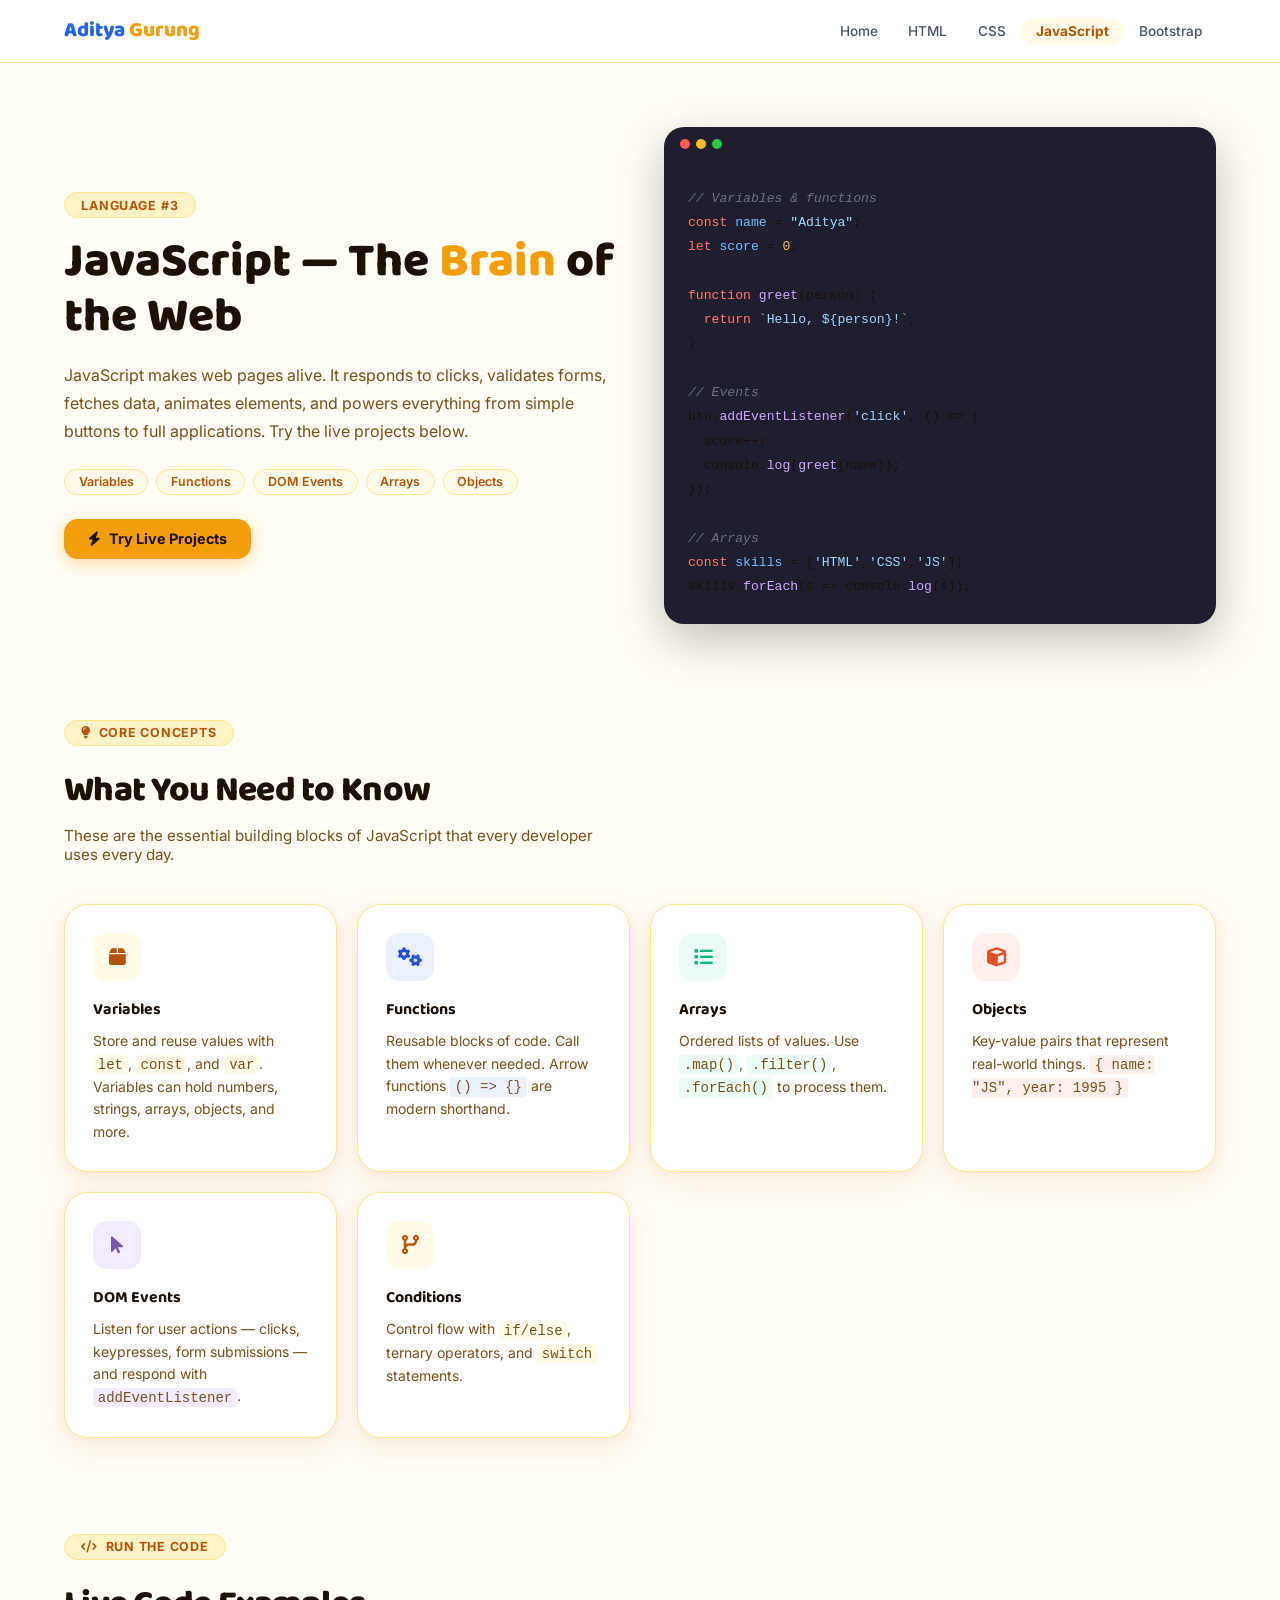
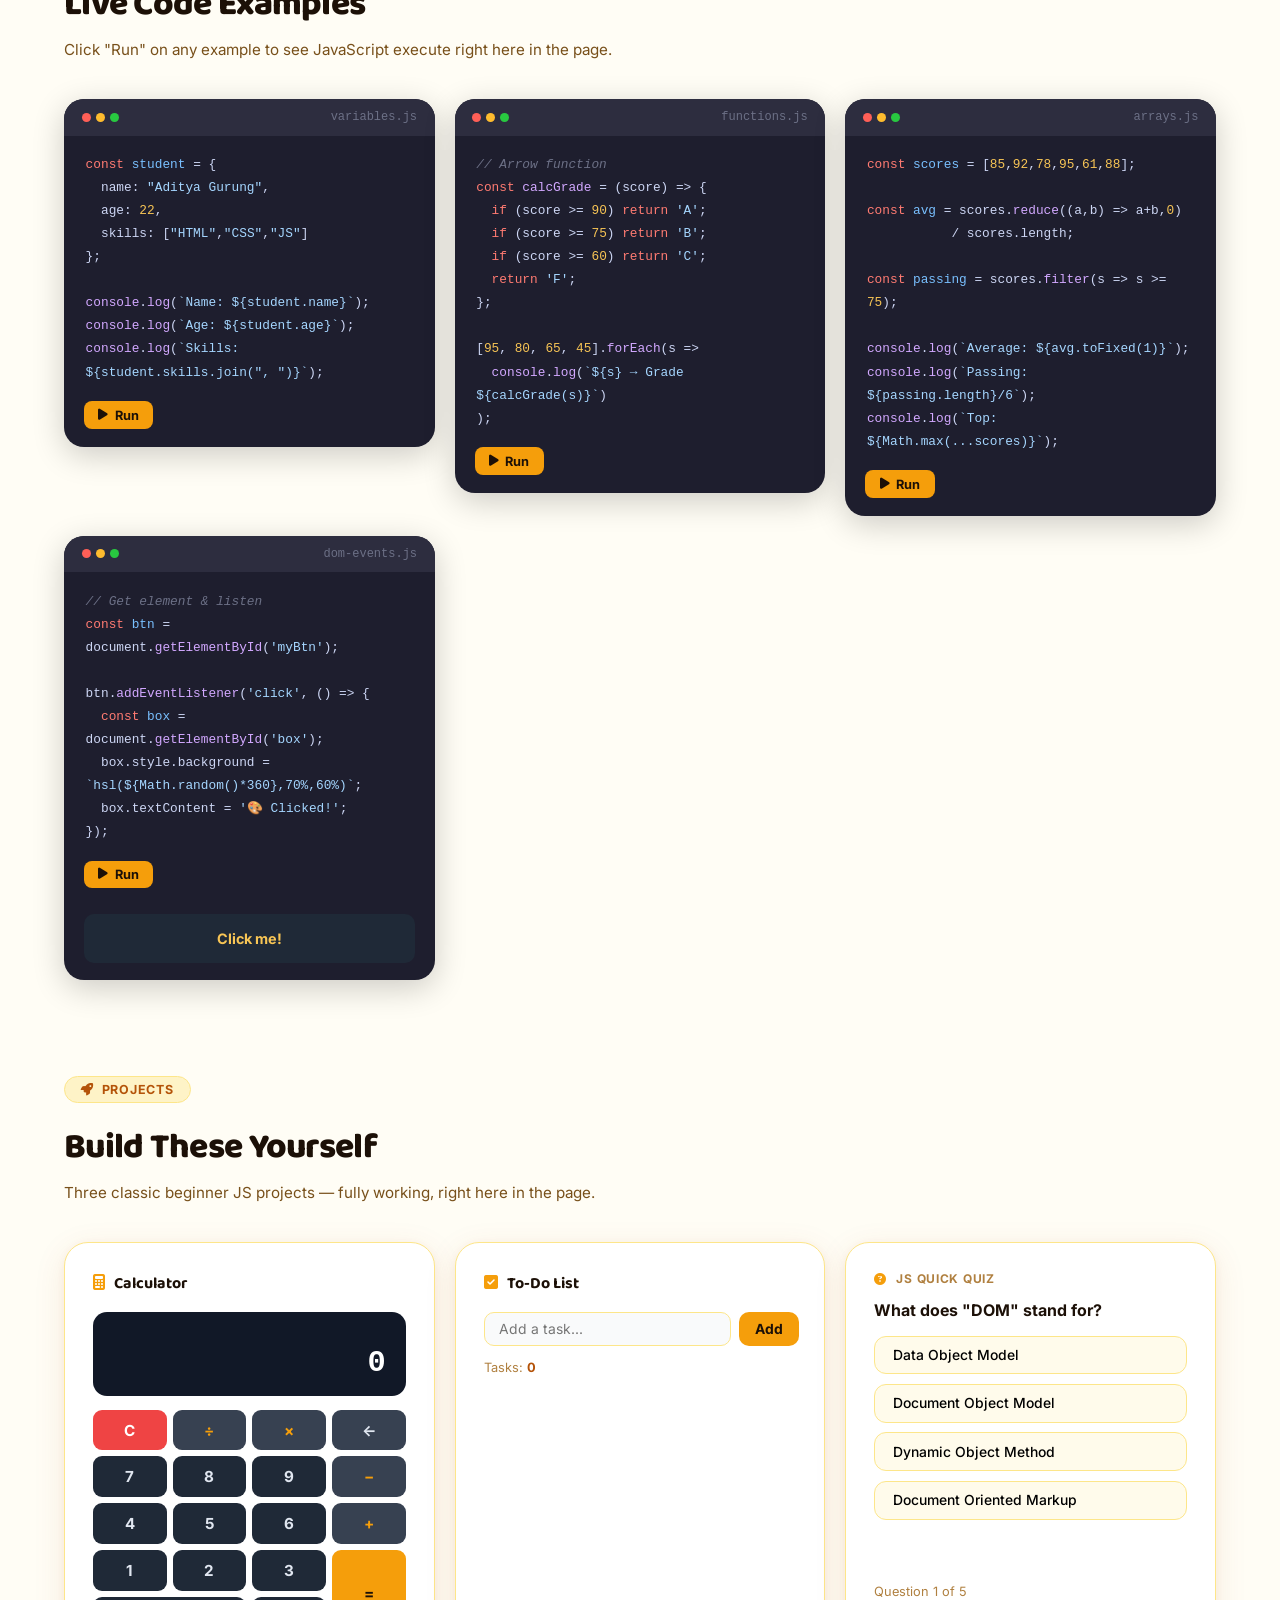
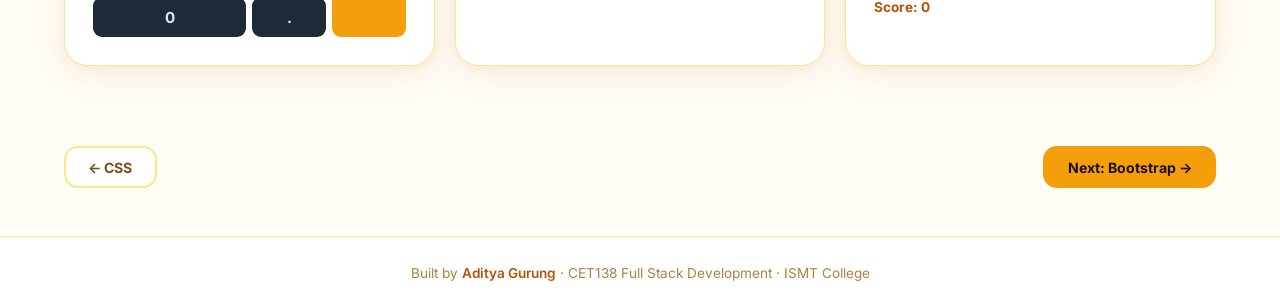
<file: javascript.html>
<!DOCTYPE html>
<html lang="en">
<head>
<meta charset="UTF-8"/>
<meta name="viewport" content="width=device-width, initial-scale=1.0"/>
<title>JavaScript — Aditya  Gurung</title>
<link href="https://fonts.googleapis.com/css2?family=Baloo+2:wght@400;500;600;700;800&family=Inter:wght@300;400;500;600&display=swap" rel="stylesheet"/>
<link href="https://cdnjs.cloudflare.com/ajax/libs/font-awesome/6.5.0/css/all.min.css" rel="stylesheet"/>
<link rel="stylesheet" href="javascript_style.css">
<!-- <style>
:root{
  --primary:#B45309;--primary-light:#FFFBE6;--primary-dark:#92400E;
  --yellow:#F59E0B;--yellow-light:#FEF3C7;
  --bg:#FFFDF5;--card:#fff;--muted:#FFFBEB;--border:#FDE68A;
  --text:#1C1007;--text-2:#78501A;--text-3:#B08040;
  --radius-card:24px;--radius-btn:14px;--radius-pill:50px;
  --shadow:0 8px 32px rgba(180,83,9,.1),0 2px 8px rgba(180,83,9,.06);
  --shadow-hover:0 16px 48px rgba(180,83,9,.18);
  --transition:all .25s cubic-bezier(.4,0,.2,1);
}
*{box-sizing:border-box;margin:0;padding:0}
html{scroll-behavior:smooth}
body{background:var(--bg);color:var(--text);font-family:'Inter',sans-serif}
h1,h2,h3,h4,h5,h6,.brand{font-family:'Baloo 2',sans-serif}
nav{background:rgba(255,255,255,.92);backdrop-filter:blur(16px);border-bottom:1.5px solid var(--border);padding:.9rem 0;position:sticky;top:0;z-index:200}
.nav-inner{max-width:1200px;margin:0 auto;padding:0 1.5rem;display:flex;align-items:center;justify-content:space-between;gap:1rem;flex-wrap:wrap}
.brand{font-size:1.3rem;font-weight:800;color:#2563EB;text-decoration:none}
.brand span{color:#F59E0B}
.nav-links{display:flex;gap:.2rem;flex-wrap:wrap}
.nav-links a{text-decoration:none;padding:.4rem .85rem;border-radius:var(--radius-pill);font-size:.85rem;font-weight:500;color:#475569;transition:var(--transition)}
.nav-links a:hover{background:#EFF6FF;color:#2563EB}
.nav-links a.active{background:var(--primary-light);color:var(--primary);font-weight:700}

.page-hero{max-width:1200px;margin:0 auto;padding:4rem 1.5rem 3rem;display:grid;grid-template-columns:1fr 1fr;gap:3rem;align-items:center}
@media(max-width:768px){.page-hero{grid-template-columns:1fr;padding:2.5rem 1rem 2rem}}
.hero-tag{display:inline-block;background:var(--yellow-light);color:var(--primary);border:1.5px solid var(--border);border-radius:var(--radius-pill);padding:.3rem 1rem;font-size:.78rem;font-weight:700;text-transform:uppercase;letter-spacing:.07em;margin-bottom:1rem}
.hero-left h1{font-size:clamp(2rem,4vw,3rem);font-weight:800;line-height:1.15;margin-bottom:1rem}
.hero-left h1 span{color:var(--yellow)}
.hero-left p{color:var(--text-2);line-height:1.75;font-size:1rem;margin-bottom:1.5rem}
.pill-row{display:flex;flex-wrap:wrap;gap:.5rem;margin-bottom:1.5rem}
.pill{background:var(--muted);color:var(--primary);border:1.5px solid var(--border);border-radius:var(--radius-pill);padding:.3rem .85rem;font-size:.78rem;font-weight:600}
.btn{display:inline-flex;align-items:center;gap:.5rem;padding:.7rem 1.5rem;border-radius:var(--radius-btn);font-weight:700;font-size:.9rem;cursor:pointer;border:none;transition:var(--transition);font-family:'Inter',sans-serif;text-decoration:none}
.btn-primary{background:var(--yellow);color:#1C1007;box-shadow:0 4px 16px rgba(245,158,11,.35)}
.btn-primary:hover{background:#D97706;transform:translateY(-2px)}
.hero-code{background:#1E1E2E;border-radius:20px;padding:1.5rem;font-family:'Cascadia Code','Fira Code',Consolas,monospace;font-size:.82rem;line-height:1.85;box-shadow:0 16px 48px rgba(0,0,0,.25);position:relative}
.dots{position:absolute;top:12px;left:16px;display:flex;gap:6px}
.dots span{width:10px;height:10px;border-radius:50%;display:inline-block}
.d1{background:#FF5F57}.d2{background:#FEBC2E}.d3{background:#28C840}
.code-body{margin-top:36px}
.kw{color:#ff7b72}.str{color:#a5d6ff}.fn{color:#d2a8ff}.cm{color:#6C7086;font-style:italic}.num{color:#F8C555}.vc{color:#79c0ff}

.section{max-width:1200px;margin:0 auto;padding:3rem 1.5rem}
.sec-label{display:inline-flex;align-items:center;gap:.5rem;background:var(--yellow-light);color:var(--primary);border:1.5px solid var(--border);border-radius:var(--radius-pill);padding:.3rem 1rem;font-size:.78rem;font-weight:700;text-transform:uppercase;letter-spacing:.06em;margin-bottom:1rem}
.sec-title{font-size:clamp(1.5rem,3vw,2.2rem);font-weight:800;margin-bottom:.5rem;letter-spacing:-.02em}
.sec-sub{color:var(--text-2);font-size:.95rem;margin-bottom:2.5rem;max-width:560px}
.grid-2{display:grid;grid-template-columns:repeat(auto-fit,minmax(280px,1fr));gap:1.25rem}
.grid-3{display:grid;grid-template-columns:repeat(auto-fit,minmax(220px,1fr));gap:1.25rem}

/* CODE + OUTPUT CARDS */
.code-card{background:#1E1E2E;border-radius:20px;overflow:hidden;box-shadow:0 8px 32px rgba(0,0,0,.2)}
.code-header{background:#2D2D3F;padding:.7rem 1.1rem;display:flex;align-items:center;justify-content:space-between}
.code-dots{display:flex;gap:5px}
.code-dots span{width:9px;height:9px;border-radius:50%}
.code-title{color:#6C7086;font-size:.75rem;font-family:monospace}
.code-block{padding:1.1rem 1.35rem;font-family:'Cascadia Code','Fira Code',Consolas,monospace;font-size:.8rem;line-height:1.8;overflow-x:auto;color:#CDD6F4}
.btn-run{display:inline-flex;align-items:center;gap:.4rem;background:var(--yellow);color:#1C1007;border:none;border-radius:8px;padding:.4rem .9rem;font-size:.8rem;font-weight:700;cursor:pointer;transition:var(--transition);font-family:'Inter',sans-serif;margin:0 1.25rem 1.1rem}
.btn-run:hover{background:#D97706;transform:scale(1.04)}
.output{background:#111827;border-top:1px solid #2D2D3F;padding:.85rem 1.25rem;font-family:monospace;font-size:.8rem;color:#10B981;display:none;white-space:pre;line-height:1.6}
.output.show{display:block}

/* DEMO CARD WRAPPER */
.demo-wrap{background:var(--card);border-radius:var(--radius-card);border:1.5px solid var(--border);padding:1.75rem;box-shadow:var(--shadow)}
.demo-wrap h4{font-family:'Baloo 2',sans-serif;font-size:1rem;font-weight:700;margin-bottom:1rem}

/* CALCULATOR */
.calc-screen{background:#111827;border-radius:14px;padding:1rem 1.25rem;text-align:right;margin-bottom:.85rem}
.calc-expr{font-family:monospace;font-size:.8rem;color:#6C7086;min-height:18px}
.calc-val{font-family:monospace;font-size:1.9rem;font-weight:700;color:#fff;overflow:hidden;text-overflow:ellipsis;white-space:nowrap}
.calc-grid{display:grid;grid-template-columns:repeat(4,1fr);gap:6px}
.cb{padding:.68rem;border:none;border-radius:9px;font-size:.95rem;font-weight:700;cursor:pointer;transition:var(--transition);font-family:'Inter',sans-serif}
.cb:hover{filter:brightness(1.15);transform:scale(1.05)}
.cb:active{transform:scale(.95)}
.cn{background:#1F2937;color:#e0e6f0}
.co{background:#374151;color:var(--yellow)}
.ceq{background:var(--yellow);color:#1C1007}
.cc{background:#EF4444;color:#fff}
.cbk{background:#374151;color:#e0e6f0}

/* TODO */
.todo-row{display:flex;gap:.5rem;margin-bottom:.85rem}
.todo-inp{flex:1;background:#F9FAFB;border:1.5px solid var(--border);color:var(--text);border-radius:10px;padding:.5rem .9rem;font-size:.87rem;outline:none;font-family:'Inter',sans-serif}
.todo-inp:focus{border-color:var(--yellow)}
.todo-add{background:var(--yellow);color:#1C1007;border:none;border-radius:10px;padding:.5rem 1rem;font-weight:700;font-size:.87rem;cursor:pointer;white-space:nowrap;font-family:'Inter',sans-serif}
.todo-list{list-style:none;padding:0;margin:0 0 .75rem}
.t-item{display:flex;align-items:center;gap:.55rem;padding:.5rem .75rem;background:#FFFBEB;border:1.5px solid var(--border);border-radius:9px;margin-bottom:.4rem;font-size:.87rem;animation:pop .2s ease}
@keyframes pop{from{opacity:0;transform:scale(.96)}to{opacity:1;transform:scale(1)}}
.t-item.done span{text-decoration:line-through;color:var(--text-3)}
.t-item input[type=checkbox]{accent-color:var(--yellow);width:15px;height:15px;cursor:pointer;flex-shrink:0}
.t-del{margin-left:auto;background:none;border:none;color:#EF4444;cursor:pointer;font-size:.85rem;padding:0}
.t-count{font-size:.8rem;color:var(--text-3)}
.t-count span{color:var(--primary);font-weight:700}

/* QUIZ */
.quiz-card{background:var(--card);border-radius:var(--radius-card);border:1.5px solid var(--border);padding:1.75rem;box-shadow:var(--shadow)}
.quiz-q{font-weight:700;font-size:1rem;margin-bottom:1rem;color:var(--text)}
.quiz-opts{display:flex;flex-direction:column;gap:.6rem;margin-bottom:1.25rem}
.quiz-opt{padding:.65rem 1.1rem;border-radius:12px;border:1.5px solid var(--border);background:#FFFBEB;cursor:pointer;font-size:.87rem;text-align:left;font-family:'Inter',sans-serif;font-weight:500;transition:var(--transition)}
.quiz-opt:hover{border-color:var(--yellow);background:var(--yellow-light)}
.quiz-opt.correct{background:#ECFDF5;border-color:#10B981;color:#065F46;font-weight:700}
.quiz-opt.wrong{background:#FEF2F2;border-color:#EF4444;color:#991B1B}
.quiz-msg{font-size:.87rem;font-weight:600;min-height:24px}
.quiz-nav{display:flex;justify-content:space-between;align-items:center;margin-top:1.25rem}
.quiz-progress{font-size:.8rem;color:var(--text-3)}
.quiz-score{font-size:.85rem;font-weight:700;color:var(--primary)}
.qbtn{padding:.55rem 1.25rem;border-radius:10px;border:none;font-weight:700;font-size:.85rem;cursor:pointer;transition:var(--transition);font-family:'Inter',sans-serif}
.qbtn-primary{background:var(--yellow);color:#1C1007}
.qbtn-primary:hover{background:#D97706}

/* CONCEPT CARDS */
.concept{background:var(--card);border-radius:var(--radius-card);border:1.5px solid var(--border);padding:1.75rem;box-shadow:var(--shadow);transition:var(--transition)}
.concept:hover{transform:translateY(-4px);box-shadow:var(--shadow-hover)}
.concept-icon{width:48px;height:48px;border-radius:14px;display:flex;align-items:center;justify-content:center;margin-bottom:1rem;font-size:1.2rem}
.concept h4{font-size:1rem;font-weight:700;margin-bottom:.5rem}
.concept p{color:var(--text-2);font-size:.875rem;line-height:1.6}

footer{background:#fff;border-top:1.5px solid var(--border);padding:1.75rem;text-align:center;color:var(--text-3);font-size:.85rem}
footer span{color:var(--primary);font-weight:600}
.page-nav{display:flex;justify-content:space-between;align-items:center;max-width:1200px;margin:0 auto;padding:2rem 1.5rem 3rem;flex-wrap:wrap;gap:1rem}
.page-nav a{display:inline-flex;align-items:center;gap:.5rem;padding:.65rem 1.4rem;border-radius:var(--radius-btn);font-weight:700;font-size:.88rem;text-decoration:none;border:2px solid var(--border);color:var(--text-2);background:#fff;transition:var(--transition)}
.page-nav a:hover{border-color:var(--yellow);color:var(--primary)}
.page-nav a.next{background:var(--yellow);color:#1C1007;border-color:var(--yellow)}
.page-nav a.next:hover{background:#D97706}
</style> -->
</head>
<body>
<nav>
  <div class="nav-inner">
    <a href="index.html" class="brand">Aditya<span> Gurung</span></a>
    <div class="nav-links">
      <a href="index.html">Home</a>
      <a href="html.html">HTML</a>
      <a href="css.html">CSS</a>
      <a href="javascript.html" class="active">JavaScript</a>
      <a href="bootstrap.html">Bootstrap</a>
    </div>
  </div>
</nav>

<!-- HERO -->
<div class="page-hero">
  <div class="hero-left">
    <div class="hero-tag">Language #3</div>
    <h1>JavaScript — The <span>Brain</span> of the Web</h1>
    <p>JavaScript makes web pages alive. It responds to clicks, validates forms, fetches data, animates elements, and powers everything from simple buttons to full applications. Try the live projects below.</p>
    <div class="pill-row">
      <span class="pill">Variables</span>
      <span class="pill">Functions</span>
      <span class="pill">DOM Events</span>
      <span class="pill">Arrays</span>
      <span class="pill">Objects</span>
    </div>
    <a href="#projects" class="btn btn-primary"><i class="fas fa-bolt"></i> Try Live Projects</a>
  </div>
  <div>
    <div class="hero-code">
      <div class="dots"><span class="d1"></span><span class="d2"></span><span class="d3"></span></div>
      <div class="code-body">
<span class="cm">// Variables & functions</span><br>
<span class="kw">const</span> <span class="vc">name</span> = <span class="str">"Aditya"</span>;<br>
<span class="kw">let</span> <span class="vc">score</span> = <span class="num">0</span>;<br><br>
<span class="kw">function</span> <span class="fn">greet</span>(person) {<br>
&nbsp;&nbsp;<span class="kw">return</span> <span class="str">`Hello, ${person}!`</span>;<br>
}<br><br>
<span class="cm">// Events</span><br>
btn.<span class="fn">addEventListener</span>(<span class="str">'click'</span>, () => {<br>
&nbsp;&nbsp;score++;<br>
&nbsp;&nbsp;console.<span class="fn">log</span>(<span class="fn">greet</span>(name));<br>
});<br><br>
<span class="cm">// Arrays</span><br>
<span class="kw">const</span> <span class="vc">skills</span> = [<span class="str">'HTML'</span>,<span class="str">'CSS'</span>,<span class="str">'JS'</span>];<br>
skills.<span class="fn">forEach</span>(s => console.<span class="fn">log</span>(s));
      </div>
    </div>
  </div>
</div>

<!-- CONCEPTS -->
<section class="section">
  <div class="sec-label"><i class="fas fa-lightbulb"></i> Core Concepts</div>
  <h2 class="sec-title">What You Need to Know</h2>
  <p class="sec-sub">These are the essential building blocks of JavaScript that every developer uses every day.</p>
  <div class="grid-3">
    <div class="concept"><div class="concept-icon" style="background:#FFFBE6;color:#B45309"><i class="fas fa-box"></i></div><h4>Variables</h4><p>Store and reuse values with <code style="background:#FFFBE6;padding:.1rem .3rem;border-radius:4px">let</code>, <code style="background:#FFFBE6;padding:.1rem .3rem;border-radius:4px">const</code>, and <code style="background:#FFFBE6;padding:.1rem .3rem;border-radius:4px">var</code>. Variables can hold numbers, strings, arrays, objects, and more.</p></div>
    <div class="concept"><div class="concept-icon" style="background:#EBF0FF;color:#264DE4"><i class="fas fa-cogs"></i></div><h4>Functions</h4><p>Reusable blocks of code. Call them whenever needed. Arrow functions <code style="background:#EBF0FF;padding:.1rem .3rem;border-radius:4px">() =&gt; {}</code> are modern shorthand.</p></div>
    <div class="concept"><div class="concept-icon" style="background:#ECFDF5;color:#10B981"><i class="fas fa-list"></i></div><h4>Arrays</h4><p>Ordered lists of values. Use <code style="background:#ECFDF5;padding:.1rem .3rem;border-radius:4px">.map()</code>, <code style="background:#ECFDF5;padding:.1rem .3rem;border-radius:4px">.filter()</code>, <code style="background:#ECFDF5;padding:.1rem .3rem;border-radius:4px">.forEach()</code> to process them.</p></div>
    <div class="concept"><div class="concept-icon" style="background:#FFF0EB;color:#E34F26"><i class="fas fa-cube"></i></div><h4>Objects</h4><p>Key-value pairs that represent real-world things. <code style="background:#FFF0EB;padding:.1rem .3rem;border-radius:4px">{ name: "JS", year: 1995 }</code></p></div>
    <div class="concept"><div class="concept-icon" style="background:#F3EBFF;color:#7952B3"><i class="fas fa-mouse-pointer"></i></div><h4>DOM Events</h4><p>Listen for user actions — clicks, keypresses, form submissions — and respond with <code style="background:#F3EBFF;padding:.1rem .3rem;border-radius:4px">addEventListener</code>.</p></div>
    <div class="concept"><div class="concept-icon" style="background:#FFFBE6;color:#B45309"><i class="fas fa-code-branch"></i></div><h4>Conditions</h4><p>Control flow with <code style="background:#FFFBE6;padding:.1rem .3rem;border-radius:4px">if/else</code>, ternary operators, and <code style="background:#FFFBE6;padding:.1rem .3rem;border-radius:4px">switch</code> statements.</p></div>
  </div>
</section>

<!-- CODE EXAMPLES -->
<section class="section">
  <div class="sec-label"><i class="fas fa-code"></i> Run the Code</div>
  <h2 class="sec-title">Live Code Examples</h2>
  <p class="sec-sub">Click "Run" on any example to see JavaScript execute right here in the page.</p>
  <div class="grid-2">
    <!-- Variables -->
    <div>
      <div class="code-card">
        <div class="code-header"><div class="code-dots"><span style="background:#FF5F57"></span><span style="background:#FEBC2E"></span><span style="background:#28C840"></span></div><span class="code-title">variables.js</span></div>
        <div class="code-block">
<span class="kw">const</span> <span class="vc">student</span> = {<br>
&nbsp;&nbsp;name: <span class="str">"Aditya  Gurung"</span>,<br>
&nbsp;&nbsp;age: <span class="num">22</span>,<br>
&nbsp;&nbsp;skills: [<span class="str">"HTML"</span>,<span class="str">"CSS"</span>,<span class="str">"JS"</span>]<br>
};<br><br>
<span class="fn">console</span>.<span class="fn">log</span>(<span class="str">`Name: ${student.name}`</span>);<br>
<span class="fn">console</span>.<span class="fn">log</span>(<span class="str">`Age: ${student.age}`</span>);<br>
<span class="fn">console</span>.<span class="fn">log</span>(<span class="str">`Skills: ${student.skills.join(", ")}`</span>);
        </div>
        <button class="btn-run" onclick="runCode('out1',()=>{const s={name:'Aditya  Gurung',age:22,skills:['HTML','CSS','JS']};return`> Name: ${s.name}\n> Age: ${s.age}\n> Skills: ${s.skills.join(', ')}`})"><i class="fas fa-play"></i> Run</button>
        <div class="output" id="out1"></div>
      </div>
    </div>
    <!-- Functions -->
    <div>
      <div class="code-card">
        <div class="code-header"><div class="code-dots"><span style="background:#FF5F57"></span><span style="background:#FEBC2E"></span><span style="background:#28C840"></span></div><span class="code-title">functions.js</span></div>
        <div class="code-block">
<span class="cm">// Arrow function</span><br>
<span class="kw">const</span> <span class="fn">calcGrade</span> = (score) => {<br>
&nbsp;&nbsp;<span class="kw">if</span> (score >= <span class="num">90</span>) <span class="kw">return</span> <span class="str">'A'</span>;<br>
&nbsp;&nbsp;<span class="kw">if</span> (score >= <span class="num">75</span>) <span class="kw">return</span> <span class="str">'B'</span>;<br>
&nbsp;&nbsp;<span class="kw">if</span> (score >= <span class="num">60</span>) <span class="kw">return</span> <span class="str">'C'</span>;<br>
&nbsp;&nbsp;<span class="kw">return</span> <span class="str">'F'</span>;<br>
};<br><br>
[<span class="num">95</span>, <span class="num">80</span>, <span class="num">65</span>, <span class="num">45</span>].<span class="fn">forEach</span>(s =><br>
&nbsp;&nbsp;<span class="fn">console</span>.<span class="fn">log</span>(<span class="str">`${s} → Grade ${calcGrade(s)}`</span>)<br>
);
        </div>
        <button class="btn-run" onclick="runCode('out2',()=>{const g=s=>s>=90?'A':s>=75?'B':s>=60?'C':'F';return[95,80,65,45].map(s=>`> ${s} → Grade ${g(s)}`).join('\n')})"><i class="fas fa-play"></i> Run</button>
        <div class="output" id="out2"></div>
      </div>
    </div>
    <!-- Array methods -->
    <div>
      <div class="code-card">
        <div class="code-header"><div class="code-dots"><span style="background:#FF5F57"></span><span style="background:#FEBC2E"></span><span style="background:#28C840"></span></div><span class="code-title">arrays.js</span></div>
        <div class="code-block">
<span class="kw">const</span> <span class="vc">scores</span> = [<span class="num">85</span>,<span class="num">92</span>,<span class="num">78</span>,<span class="num">95</span>,<span class="num">61</span>,<span class="num">88</span>];<br><br>
<span class="kw">const</span> <span class="vc">avg</span> = scores.<span class="fn">reduce</span>((a,b) => a+b,<span class="num">0</span>)<br>
&nbsp;&nbsp;&nbsp;&nbsp;&nbsp;&nbsp;&nbsp;&nbsp;&nbsp;&nbsp;&nbsp;/ scores.length;<br><br>
<span class="kw">const</span> <span class="vc">passing</span> = scores.<span class="fn">filter</span>(s => s >= <span class="num">75</span>);<br><br>
<span class="fn">console</span>.<span class="fn">log</span>(<span class="str">`Average: ${avg.toFixed(1)}`</span>);<br>
<span class="fn">console</span>.<span class="fn">log</span>(<span class="str">`Passing: ${passing.length}/6`</span>);<br>
<span class="fn">console</span>.<span class="fn">log</span>(<span class="str">`Top: ${Math.max(...scores)}`</span>);
        </div>
        <button class="btn-run" onclick="runCode('out3',()=>{const sc=[85,92,78,95,61,88];const avg=sc.reduce((a,b)=>a+b,0)/sc.length;const p=sc.filter(s=>s>=75);return`> Average: ${avg.toFixed(1)}\n> Passing: ${p.length}/6\n> Top score: ${Math.max(...sc)}`})"><i class="fas fa-play"></i> Run</button>
        <div class="output" id="out3"></div>
      </div>
    </div>
    <!-- DOM -->
    <div>
      <div class="code-card">
        <div class="code-header"><div class="code-dots"><span style="background:#FF5F57"></span><span style="background:#FEBC2E"></span><span style="background:#28C840"></span></div><span class="code-title">dom-events.js</span></div>
        <div class="code-block">
<span class="cm">// Get element & listen</span><br>
<span class="kw">const</span> <span class="vc">btn</span> = document.<span class="fn">getElementById</span>(<span class="str">'myBtn'</span>);<br><br>
btn.<span class="fn">addEventListener</span>(<span class="str">'click'</span>, () => {<br>
&nbsp;&nbsp;<span class="kw">const</span> <span class="vc">box</span> = document.<span class="fn">getElementById</span>(<span class="str">'box'</span>);<br>
&nbsp;&nbsp;box.style.background = <span class="str">`hsl(${Math.random()*360},70%,60%)`</span>;<br>
&nbsp;&nbsp;box.textContent = <span class="str">'🎨 Clicked!'</span>;<br>
});
        </div>
        <button class="btn-run" onclick="runCode('out4',()=>'> event listener attached!\n> Click the box below 👇')"><i class="fas fa-play"></i> Run</button>
        <div class="output" id="out4"></div>
        <div id="domBox" onclick="this.style.background=`hsl(${Math.floor(Math.random()*360)},70%,60%)`;this.textContent='🎨 Clicked!';setTimeout(()=>{this.style.background='#1F2937';this.textContent='Click me!'},1200)" style="background:#1F2937;color:#F8C555;text-align:center;padding:1rem;cursor:pointer;font-weight:700;font-size:.9rem;margin:.5rem 1.25rem 1.1rem;border-radius:10px;transition:background .4s">Click me!</div>
      </div>
    </div>
  </div>
</section>

<!-- PROJECTS -->
<section class="section" id="projects">
  <div class="sec-label"><i class="fas fa-rocket"></i> Projects</div>
  <h2 class="sec-title">Build These Yourself</h2>
  <p class="sec-sub">Three classic beginner JS projects — fully working, right here in the page.</p>
  <div class="grid-3">
    <!-- Calculator -->
    <div class="demo-wrap">
      <h4><i class="fas fa-calculator" style="color:var(--yellow);margin-right:.4rem"></i> Calculator</h4>
      <div class="calc-screen"><div class="calc-expr" id="cExpr"></div><div class="calc-val" id="cVal">0</div></div>
      <div class="calc-grid">
        <button class="cb cc" onclick="ci('C')">C</button>
        <button class="cb co" onclick="ci('/')" >÷</button>
        <button class="cb co" onclick="ci('*')">×</button>
        <button class="cb cbk" onclick="cbk()">←</button>
        <button class="cb cn" onclick="ci('7')">7</button>
        <button class="cb cn" onclick="ci('8')">8</button>
        <button class="cb cn" onclick="ci('9')">9</button>
        <button class="cb co" onclick="ci('-')">−</button>
        <button class="cb cn" onclick="ci('4')">4</button>
        <button class="cb cn" onclick="ci('5')">5</button>
        <button class="cb cn" onclick="ci('6')">6</button>
        <button class="cb co" onclick="ci('+')">+</button>
        <button class="cb cn" onclick="ci('1')">1</button>
        <button class="cb cn" onclick="ci('2')">2</button>
        <button class="cb cn" onclick="ci('3')">3</button>
        <button class="cb ceq" onclick="ceq()" style="grid-row:span 2">=</button>
        <button class="cb cn" style="grid-column:span 2" onclick="ci('0')">0</button>
        <button class="cb cn" onclick="ci('.')">.</button>
      </div>
    </div>

    <!-- To-Do -->
    <div class="demo-wrap">
      <h4><i class="fas fa-check-square" style="color:var(--yellow);margin-right:.4rem"></i> To-Do List</h4>
      <div class="todo-row">
        <input class="todo-inp" id="todoInp" placeholder="Add a task..." onkeydown="if(event.key==='Enter')addTodo()"/>
        <button class="todo-add" onclick="addTodo()">Add</button>
      </div>
      <ul class="todo-list" id="todoList"></ul>
      <div class="t-count">Tasks: <span id="tCount">0</span></div>
    </div>

    <!-- Quiz -->
    <div class="quiz-card">
      <div style="font-size:.75rem;font-weight:700;color:var(--text-3);text-transform:uppercase;letter-spacing:.06em;margin-bottom:.85rem"><i class="fas fa-question-circle" style="color:var(--yellow);margin-right:.35rem"></i> JS Quick Quiz</div>
      <div class="quiz-q" id="quizQ"></div>
      <div class="quiz-opts" id="quizOpts"></div>
      <div class="quiz-msg" id="quizMsg"></div>
      <div class="quiz-nav">
        <div>
          <div class="quiz-progress" id="quizProg">Question 1 of 5</div>
          <div class="quiz-score" id="quizScore">Score: 0</div>
        </div>
        <button class="qbtn qbtn-primary" id="nextBtn" onclick="nextQ()" style="display:none">Next →</button>
      </div>
    </div>
  </div>
</section>

<div class="page-nav">
  <a href="css.html">← CSS</a>
  <a href="bootstrap.html" class="next">Next: Bootstrap →</a>
</div>
<footer><p>Built by <span>Aditya  Gurung</span> · CET138 Full Stack Development · ISMT College</p></footer>

<script src="javascript_script.js"></script>
<!-- <script>
// Run code helper
function runCode(id, fn){
  const el=document.getElementById(id);
  el.textContent=fn();
  el.classList.add('show');
}

// Calculator
let cE='',cR='0';
function ci(v){
  if(v==='C'){cE='';cR='0';}
  else{
    const ops=['+','-','*','/'];
    if(ops.includes(v)&&ops.includes(cE.slice(-1)))cE=cE.slice(0,-1);
    cE+=v;
    try{cR=String(eval(cE));}catch(e){cR=cE;}
  }
  document.getElementById('cExpr').textContent=cE;
  document.getElementById('cVal').textContent=cR;
}
function cbk(){
  cE=cE.slice(0,-1);
  try{cR=cE?String(eval(cE)):'0';}catch(e){cR=cE||'0';}
  document.getElementById('cExpr').textContent=cE;
  document.getElementById('cVal').textContent=cR;
}
function ceq(){
  try{
    const r=eval(cE);
    document.getElementById('cExpr').textContent=cE+' =';
    cR=String(r);document.getElementById('cVal').textContent=cR;cE=cR;
  }catch(e){document.getElementById('cVal').textContent='Error';cE='';}
}

// Todo
let todos=[];
function addTodo(){
  const inp=document.getElementById('todoInp');
  const t=inp.value.trim();if(!t)return;
  todos.push({id:Date.now(),text:t,done:false});
  inp.value='';renderTodos();
}
function toggleTodo(id){todos=todos.map(t=>t.id===id?{...t,done:!t.done}:t);renderTodos();}
function delTodo(id){todos=todos.filter(t=>t.id!==id);renderTodos();}
function renderTodos(){
  document.getElementById('todoList').innerHTML=todos.map(t=>`
    <li class="t-item${t.done?' done':''}">
      <input type="checkbox"${t.done?' checked':''} onchange="toggleTodo(${t.id})">
      <span>${t.text}</span>
      <button class="t-del" onclick="delTodo(${t.id})">✕</button>
    </li>`).join('');
  document.getElementById('tCount').textContent=todos.length;
}

// Quiz
const questions=[
  {q:'What does "DOM" stand for?',opts:['Data Object Model','Document Object Model','Dynamic Object Method','Document Oriented Markup'],ans:1},
  {q:'Which keyword creates a constant in JS?',opts:['var','let','const','fix'],ans:2},
  {q:'What does typeof "hello" return?',opts:['"hello"','string','text','char'],ans:1},
  {q:'Which method adds an item to the end of an array?',opts:['push()','pop()','shift()','add()'],ans:0},
  {q:'What does === check in JavaScript?',opts:['Value only','Type only','Value and type','Length'],ans:2},
];
let qIdx=0,score=0,answered=false;
function renderQ(){
  const q=questions[qIdx];
  document.getElementById('quizQ').textContent=q.q;
  document.getElementById('quizOpts').innerHTML=q.opts.map((o,i)=>
    `<button class="quiz-opt" onclick="answerQ(${i})">${o}</button>`).join('');
  document.getElementById('quizProg').textContent=`Question ${qIdx+1} of ${questions.length}`;
  document.getElementById('quizMsg').textContent='';
  document.getElementById('nextBtn').style.display='none';
  answered=false;
}
function answerQ(i){
  if(answered)return;answered=true;
  const q=questions[qIdx];
  const opts=document.querySelectorAll('.quiz-opt');
  opts[i].classList.add(i===q.ans?'correct':'wrong');
  if(i===q.ans){score++;document.getElementById('quizMsg').textContent='✓ Correct!';}
  else{opts[q.ans].classList.add('correct');document.getElementById('quizMsg').textContent='✗ Incorrect.';}
  document.getElementById('quizScore').textContent=`Score: ${score}`;
  document.getElementById('nextBtn').style.display='inline-flex';
  document.getElementById('nextBtn').textContent=qIdx<questions.length-1?'Next →':'Results';
}
function nextQ(){
  qIdx++;
  if(qIdx>=questions.length){
    document.getElementById('quizQ').textContent=`Quiz complete! You scored ${score}/${questions.length}`;
    document.getElementById('quizOpts').innerHTML='';
    document.getElementById('quizMsg').textContent=score>=4?'🎉 Excellent!':score>=3?'👍 Good job!':'📖 Keep studying!';
    document.getElementById('nextBtn').textContent='Restart';
    document.getElementById('nextBtn').onclick=()=>{qIdx=0;score=0;renderQ();};
    return;
  }
  renderQ();
}
renderQ();
</script> -->
</body>
</html>
</file>
<file: css_style.css>
:root{
  --primary:#264DE4;--primary-light:#EBF0FF;--primary-dark:#1A35B0;
  --bg:#F0F4FF;--card:#fff;--muted:#F5F7FF;--border:#D6E0FF;
  --text:#050A2E;--text-2:#3D4F8A;--text-3:#8896C8;
  --radius-card:24px;--radius-btn:14px;--radius-pill:50px;
  --shadow:0 8px 32px rgba(38,77,228,.12),0 2px 8px rgba(38,77,228,.07);
  --shadow-hover:0 16px 48px rgba(38,77,228,.2);
  --transition:all .25s cubic-bezier(.4,0,.2,1);
}
*{box-sizing:border-box;margin:0;padding:0}
html{scroll-behavior:smooth}
body{background:var(--bg);color:var(--text);font-family:'Inter',sans-serif}
h1,h2,h3,h4,h5,h6,.brand{font-family:'Baloo 2',sans-serif}
nav{background:rgba(255,255,255,.9);backdrop-filter:blur(16px);border-bottom:1.5px solid var(--border);padding:.9rem 0;position:sticky;top:0;z-index:200}
.nav-inner{max-width:1200px;margin:0 auto;padding:0 1.5rem;display:flex;align-items:center;justify-content:space-between;gap:1rem;flex-wrap:wrap}
.brand{font-size:1.3rem;font-weight:800;color:#2563EB;text-decoration:none}
.brand span{color:#F59E0B}
.nav-links{display:flex;gap:.2rem;flex-wrap:wrap}
.nav-links a{text-decoration:none;padding:.4rem .85rem;border-radius:var(--radius-pill);font-size:.85rem;font-weight:500;color:#475569;transition:var(--transition)}
.nav-links a:hover{background:#EFF6FF;color:#2563EB}
.nav-links a.active{background:var(--primary-light);color:var(--primary);font-weight:700}

.page-hero{max-width:1200px;margin:0 auto;padding:4rem 1.5rem 3rem;display:grid;grid-template-columns:1fr 1fr;gap:3rem;align-items:center}
@media(max-width:768px){.page-hero{grid-template-columns:1fr;padding:2.5rem 1rem 2rem}}
.hero-tag{display:inline-block;background:var(--primary-light);color:var(--primary);border:1.5px solid var(--border);border-radius:var(--radius-pill);padding:.3rem 1rem;font-size:.78rem;font-weight:700;text-transform:uppercase;letter-spacing:.07em;margin-bottom:1rem}
.hero-left h1{font-size:clamp(2rem,4vw,3rem);font-weight:800;line-height:1.15;margin-bottom:1rem}
.hero-left h1 span{color:var(--primary)}
.hero-left p{color:var(--text-2);line-height:1.75;font-size:1rem;margin-bottom:1.5rem}
.pill-row{display:flex;flex-wrap:wrap;gap:.5rem;margin-bottom:1.5rem}
.pill{background:var(--muted);color:var(--primary);border:1.5px solid var(--border);border-radius:var(--radius-pill);padding:.3rem .85rem;font-size:.78rem;font-weight:600}
.btn{display:inline-flex;align-items:center;gap:.5rem;padding:.7rem 1.5rem;border-radius:var(--radius-btn);font-weight:700;font-size:.9rem;cursor:pointer;border:none;transition:var(--transition);font-family:'Inter',sans-serif;text-decoration:none}
.btn-primary{background:var(--primary);color:#fff;box-shadow:0 4px 16px rgba(38,77,228,.35)}
.btn-primary:hover{background:var(--primary-dark);transform:translateY(-2px)}
.hero-code{background:#1E1E2E;border-radius:20px;padding:1.5rem;font-family:'Cascadia Code','Fira Code',Consolas,monospace;font-size:.82rem;line-height:1.9;box-shadow:0 16px 48px rgba(0,0,0,.25);position:relative}
.dots{position:absolute;top:12px;left:16px;display:flex;gap:6px}
.dots span{width:10px;height:10px;border-radius:50%;display:inline-block}
.d1{background:#FF5F57}.d2{background:#FEBC2E}.d3{background:#28C840}
.code-body{margin-top:36px}
.prop{color:#89DCEB}.val-c{color:#A6E3A1}.sel{color:#CBA6F7}.cm{color:#6C7086;font-style:italic}.txt{color:#CDD6F4}

.section{max-width:1200px;margin:0 auto;padding:3rem 1.5rem}
.sec-label{display:inline-flex;align-items:center;gap:.5rem;background:var(--primary-light);color:var(--primary);border:1.5px solid var(--border);border-radius:var(--radius-pill);padding:.3rem 1rem;font-size:.78rem;font-weight:700;text-transform:uppercase;letter-spacing:.06em;margin-bottom:1rem}
.sec-title{font-size:clamp(1.5rem,3vw,2.2rem);font-weight:800;margin-bottom:.5rem;letter-spacing:-.02em}
.sec-sub{color:var(--text-2);font-size:.95rem;margin-bottom:2.5rem;max-width:560px}
.grid-2{display:grid;grid-template-columns:repeat(auto-fit,minmax(280px,1fr));gap:1.25rem}
.grid-3{display:grid;grid-template-columns:repeat(auto-fit,minmax(220px,1fr));gap:1.25rem}
.card{background:var(--card);border-radius:var(--radius-card);border:1.5px solid var(--border);padding:1.75rem;box-shadow:var(--shadow);transition:var(--transition)}
.card:hover{transform:translateY(-4px);box-shadow:var(--shadow-hover)}
.card-icon{width:48px;height:48px;border-radius:14px;display:flex;align-items:center;justify-content:center;margin-bottom:1rem;font-size:1.2rem}
.card h4{font-size:1rem;font-weight:700;margin-bottom:.5rem}
.card p{color:var(--text-2);font-size:.875rem;line-height:1.6}

/* ── COLOR PLAYGROUND ── */
.playground{background:var(--card);border-radius:var(--radius-card);border:1.5px solid var(--border);box-shadow:var(--shadow);overflow:hidden}
.pg-header{background:var(--muted);border-bottom:1.5px solid var(--border);padding:1rem 1.5rem;display:flex;align-items:center;justify-content:space-between;flex-wrap:wrap;gap:.75rem}
.pg-header h3{font-size:1rem;font-weight:700;color:var(--text)}
.pg-body{padding:1.75rem;display:grid;grid-template-columns:1fr 1fr;gap:2rem}
@media(max-width:640px){.pg-body{grid-template-columns:1fr}}
.controls h4{font-size:.85rem;font-weight:700;color:var(--text-3);text-transform:uppercase;letter-spacing:.06em;margin-bottom:1rem}
.control-row{margin-bottom:1rem}
.control-row label{display:flex;justify-content:space-between;font-size:.82rem;font-weight:600;color:var(--text-2);margin-bottom:.4rem}
.control-row label span{color:var(--primary);font-weight:700}
.slider{width:100%;height:6px;border-radius:4px;outline:none;border:none;cursor:pointer;-webkit-appearance:none;appearance:none}
.color-btns{display:flex;flex-wrap:wrap;gap:.5rem;margin-bottom:1rem}
.color-preset{width:32px;height:32px;border-radius:10px;border:2px solid transparent;cursor:pointer;transition:var(--transition)}
.color-preset:hover,.color-preset.active{border-color:#fff;box-shadow:0 0 0 2px var(--primary);transform:scale(1.1)}
.preview-box{display:flex;flex-direction:column;justify-content:center;align-items:center;text-align:center;border-radius:20px;padding:2rem 1.5rem;min-height:280px;transition:all .3s;position:relative;overflow:hidden}
.preview-box h3{font-size:1.4rem;font-weight:800;margin-bottom:.75rem;transition:color .3s;font-family:'Baloo 2',sans-serif}
.preview-box p{font-size:.9rem;line-height:1.65;margin-bottom:1.25rem;max-width:280px;transition:color .3s}
.preview-btn{padding:.65rem 1.5rem;border-radius:12px;font-weight:700;font-size:.88rem;border:none;cursor:pointer;transition:all .25s;font-family:'Inter',sans-serif}
.css-label{position:absolute;bottom:.75rem;right:.75rem;background:rgba(0,0,0,.25);color:#fff;border-radius:8px;padding:.25rem .65rem;font-size:.7rem;font-family:monospace}

/* ── BUTTON SHOWCASE ── */
.btn-showcase{display:flex;flex-wrap:wrap;gap:1rem;align-items:center;padding:1.75rem;background:var(--muted);border-radius:20px;margin-top:1.5rem;border:1.5px solid var(--border)}
.showcase-btn{padding:.65rem 1.4rem;border-radius:12px;font-weight:700;font-size:.88rem;cursor:pointer;border:none;transition:all .25s;font-family:'Inter',sans-serif}

/* ── ANIMATION DEMOS ── */
.anim-grid{display:grid;grid-template-columns:repeat(auto-fit,minmax(180px,1fr));gap:1rem}
.anim-card{background:var(--card);border-radius:20px;border:1.5px solid var(--border);padding:1.5rem;text-align:center;box-shadow:var(--shadow)}
.anim-box{width:56px;height:56px;border-radius:14px;background:var(--primary);margin:0 auto 1rem;cursor:pointer}
.anim-card h5{font-size:.85rem;font-weight:700;margin-bottom:.3rem}
.anim-card p{font-size:.78rem;color:var(--text-3)}
.anim-card code{font-size:.72rem;background:var(--muted);padding:.15rem .4rem;border-radius:5px;color:var(--primary)}
@keyframes spin{to{transform:rotate(360deg)}}
@keyframes bounce{0%,100%{transform:translateY(0)}50%{transform:translateY(-20px)}}
@keyframes pulse-anim{0%,100%{transform:scale(1)}50%{transform:scale(1.25)}}
@keyframes shake{0%,100%{transform:translateX(0)}25%{transform:translateX(-8px)}75%{transform:translateX(8px)}}
.do-spin{animation:spin 1s linear infinite}
.do-bounce{animation:bounce .6s ease infinite}
.do-pulse{animation:pulse-anim .7s ease infinite}
.do-shake{animation:shake .4s ease infinite}

/* FLEXBOX / GRID DEMOS */
.layout-demo{background:var(--muted);border-radius:14px;padding:1rem;border:1.5px solid var(--border);display:flex;gap:.75rem;flex-wrap:wrap;margin-top:1rem;min-height:80px;align-items:center;transition:all .3s}
.layout-item{background:var(--primary);color:#fff;border-radius:10px;padding:.5rem 1rem;font-size:.82rem;font-weight:600;min-width:60px;text-align:center}

footer{background:#fff;border-top:1.5px solid var(--border);padding:1.75rem;text-align:center;color:var(--text-3);font-size:.85rem}
footer span{color:var(--primary);font-weight:600}
.page-nav{display:flex;justify-content:space-between;align-items:center;max-width:1200px;margin:0 auto;padding:2rem 1.5rem 3rem;flex-wrap:wrap;gap:1rem}
.page-nav a{display:inline-flex;align-items:center;gap:.5rem;padding:.65rem 1.4rem;border-radius:var(--radius-btn);font-weight:700;font-size:.88rem;text-decoration:none;border:2px solid var(--border);color:var(--text-2);background:#fff;transition:var(--transition)}
.page-nav a:hover{border-color:var(--primary);color:var(--primary)}
.page-nav a.next{background:var(--primary);color:#fff;border-color:var(--primary)}
.page-nav a.next:hover{background:var(--primary-dark)}
</file>
<file: javascript_style.css>
:root{
  --primary:#B45309;--primary-light:#FFFBE6;--primary-dark:#92400E;
  --yellow:#F59E0B;--yellow-light:#FEF3C7;
  --bg:#FFFDF5;--card:#fff;--muted:#FFFBEB;--border:#FDE68A;
  --text:#1C1007;--text-2:#78501A;--text-3:#B08040;
  --radius-card:24px;--radius-btn:14px;--radius-pill:50px;
  --shadow:0 8px 32px rgba(180,83,9,.1),0 2px 8px rgba(180,83,9,.06);
  --shadow-hover:0 16px 48px rgba(180,83,9,.18);
  --transition:all .25s cubic-bezier(.4,0,.2,1);
}
*{box-sizing:border-box;margin:0;padding:0}
html{scroll-behavior:smooth}
body{background:var(--bg);color:var(--text);font-family:'Inter',sans-serif}
h1,h2,h3,h4,h5,h6,.brand{font-family:'Baloo 2',sans-serif}
nav{background:rgba(255,255,255,.92);backdrop-filter:blur(16px);border-bottom:1.5px solid var(--border);padding:.9rem 0;position:sticky;top:0;z-index:200}
.nav-inner{max-width:1200px;margin:0 auto;padding:0 1.5rem;display:flex;align-items:center;justify-content:space-between;gap:1rem;flex-wrap:wrap}
.brand{font-size:1.3rem;font-weight:800;color:#2563EB;text-decoration:none}
.brand span{color:#F59E0B}
.nav-links{display:flex;gap:.2rem;flex-wrap:wrap}
.nav-links a{text-decoration:none;padding:.4rem .85rem;border-radius:var(--radius-pill);font-size:.85rem;font-weight:500;color:#475569;transition:var(--transition)}
.nav-links a:hover{background:#EFF6FF;color:#2563EB}
.nav-links a.active{background:var(--primary-light);color:var(--primary);font-weight:700}

.page-hero{max-width:1200px;margin:0 auto;padding:4rem 1.5rem 3rem;display:grid;grid-template-columns:1fr 1fr;gap:3rem;align-items:center}
@media(max-width:768px){.page-hero{grid-template-columns:1fr;padding:2.5rem 1rem 2rem}}
.hero-tag{display:inline-block;background:var(--yellow-light);color:var(--primary);border:1.5px solid var(--border);border-radius:var(--radius-pill);padding:.3rem 1rem;font-size:.78rem;font-weight:700;text-transform:uppercase;letter-spacing:.07em;margin-bottom:1rem}
.hero-left h1{font-size:clamp(2rem,4vw,3rem);font-weight:800;line-height:1.15;margin-bottom:1rem}
.hero-left h1 span{color:var(--yellow)}
.hero-left p{color:var(--text-2);line-height:1.75;font-size:1rem;margin-bottom:1.5rem}
.pill-row{display:flex;flex-wrap:wrap;gap:.5rem;margin-bottom:1.5rem}
.pill{background:var(--muted);color:var(--primary);border:1.5px solid var(--border);border-radius:var(--radius-pill);padding:.3rem .85rem;font-size:.78rem;font-weight:600}
.btn{display:inline-flex;align-items:center;gap:.5rem;padding:.7rem 1.5rem;border-radius:var(--radius-btn);font-weight:700;font-size:.9rem;cursor:pointer;border:none;transition:var(--transition);font-family:'Inter',sans-serif;text-decoration:none}
.btn-primary{background:var(--yellow);color:#1C1007;box-shadow:0 4px 16px rgba(245,158,11,.35)}
.btn-primary:hover{background:#D97706;transform:translateY(-2px)}
.hero-code{background:#1E1E2E;border-radius:20px;padding:1.5rem;font-family:'Cascadia Code','Fira Code',Consolas,monospace;font-size:.82rem;line-height:1.85;box-shadow:0 16px 48px rgba(0,0,0,.25);position:relative}
.dots{position:absolute;top:12px;left:16px;display:flex;gap:6px}
.dots span{width:10px;height:10px;border-radius:50%;display:inline-block}
.d1{background:#FF5F57}.d2{background:#FEBC2E}.d3{background:#28C840}
.code-body{margin-top:36px}
.kw{color:#ff7b72}.str{color:#a5d6ff}.fn{color:#d2a8ff}.cm{color:#6C7086;font-style:italic}.num{color:#F8C555}.vc{color:#79c0ff}

.section{max-width:1200px;margin:0 auto;padding:3rem 1.5rem}
.sec-label{display:inline-flex;align-items:center;gap:.5rem;background:var(--yellow-light);color:var(--primary);border:1.5px solid var(--border);border-radius:var(--radius-pill);padding:.3rem 1rem;font-size:.78rem;font-weight:700;text-transform:uppercase;letter-spacing:.06em;margin-bottom:1rem}
.sec-title{font-size:clamp(1.5rem,3vw,2.2rem);font-weight:800;margin-bottom:.5rem;letter-spacing:-.02em}
.sec-sub{color:var(--text-2);font-size:.95rem;margin-bottom:2.5rem;max-width:560px}
.grid-2{display:grid;grid-template-columns:repeat(auto-fit,minmax(280px,1fr));gap:1.25rem}
.grid-3{display:grid;grid-template-columns:repeat(auto-fit,minmax(220px,1fr));gap:1.25rem}

/* CODE + OUTPUT CARDS */
.code-card{background:#1E1E2E;border-radius:20px;overflow:hidden;box-shadow:0 8px 32px rgba(0,0,0,.2)}
.code-header{background:#2D2D3F;padding:.7rem 1.1rem;display:flex;align-items:center;justify-content:space-between}
.code-dots{display:flex;gap:5px}
.code-dots span{width:9px;height:9px;border-radius:50%}
.code-title{color:#6C7086;font-size:.75rem;font-family:monospace}
.code-block{padding:1.1rem 1.35rem;font-family:'Cascadia Code','Fira Code',Consolas,monospace;font-size:.8rem;line-height:1.8;overflow-x:auto;color:#CDD6F4}
.btn-run{display:inline-flex;align-items:center;gap:.4rem;background:var(--yellow);color:#1C1007;border:none;border-radius:8px;padding:.4rem .9rem;font-size:.8rem;font-weight:700;cursor:pointer;transition:var(--transition);font-family:'Inter',sans-serif;margin:0 1.25rem 1.1rem}
.btn-run:hover{background:#D97706;transform:scale(1.04)}
.output{background:#111827;border-top:1px solid #2D2D3F;padding:.85rem 1.25rem;font-family:monospace;font-size:.8rem;color:#10B981;display:none;white-space:pre;line-height:1.6}
.output.show{display:block}

/* DEMO CARD WRAPPER */
.demo-wrap{background:var(--card);border-radius:var(--radius-card);border:1.5px solid var(--border);padding:1.75rem;box-shadow:var(--shadow)}
.demo-wrap h4{font-family:'Baloo 2',sans-serif;font-size:1rem;font-weight:700;margin-bottom:1rem}

/* CALCULATOR */
.calc-screen{background:#111827;border-radius:14px;padding:1rem 1.25rem;text-align:right;margin-bottom:.85rem}
.calc-expr{font-family:monospace;font-size:.8rem;color:#6C7086;min-height:18px}
.calc-val{font-family:monospace;font-size:1.9rem;font-weight:700;color:#fff;overflow:hidden;text-overflow:ellipsis;white-space:nowrap}
.calc-grid{display:grid;grid-template-columns:repeat(4,1fr);gap:6px}
.cb{padding:.68rem;border:none;border-radius:9px;font-size:.95rem;font-weight:700;cursor:pointer;transition:var(--transition);font-family:'Inter',sans-serif}
.cb:hover{filter:brightness(1.15);transform:scale(1.05)}
.cb:active{transform:scale(.95)}
.cn{background:#1F2937;color:#e0e6f0}
.co{background:#374151;color:var(--yellow)}
.ceq{background:var(--yellow);color:#1C1007}
.cc{background:#EF4444;color:#fff}
.cbk{background:#374151;color:#e0e6f0}

/* TODO */
.todo-row{display:flex;gap:.5rem;margin-bottom:.85rem}
.todo-inp{flex:1;background:#F9FAFB;border:1.5px solid var(--border);color:var(--text);border-radius:10px;padding:.5rem .9rem;font-size:.87rem;outline:none;font-family:'Inter',sans-serif}
.todo-inp:focus{border-color:var(--yellow)}
.todo-add{background:var(--yellow);color:#1C1007;border:none;border-radius:10px;padding:.5rem 1rem;font-weight:700;font-size:.87rem;cursor:pointer;white-space:nowrap;font-family:'Inter',sans-serif}
.todo-list{list-style:none;padding:0;margin:0 0 .75rem}
.t-item{display:flex;align-items:center;gap:.55rem;padding:.5rem .75rem;background:#FFFBEB;border:1.5px solid var(--border);border-radius:9px;margin-bottom:.4rem;font-size:.87rem;animation:pop .2s ease}
@keyframes pop{from{opacity:0;transform:scale(.96)}to{opacity:1;transform:scale(1)}}
.t-item.done span{text-decoration:line-through;color:var(--text-3)}
.t-item input[type=checkbox]{accent-color:var(--yellow);width:15px;height:15px;cursor:pointer;flex-shrink:0}
.t-del{margin-left:auto;background:none;border:none;color:#EF4444;cursor:pointer;font-size:.85rem;padding:0}
.t-count{font-size:.8rem;color:var(--text-3)}
.t-count span{color:var(--primary);font-weight:700}

/* QUIZ */
.quiz-card{background:var(--card);border-radius:var(--radius-card);border:1.5px solid var(--border);padding:1.75rem;box-shadow:var(--shadow)}
.quiz-q{font-weight:700;font-size:1rem;margin-bottom:1rem;color:var(--text)}
.quiz-opts{display:flex;flex-direction:column;gap:.6rem;margin-bottom:1.25rem}
.quiz-opt{padding:.65rem 1.1rem;border-radius:12px;border:1.5px solid var(--border);background:#FFFBEB;cursor:pointer;font-size:.87rem;text-align:left;font-family:'Inter',sans-serif;font-weight:500;transition:var(--transition)}
.quiz-opt:hover{border-color:var(--yellow);background:var(--yellow-light)}
.quiz-opt.correct{background:#ECFDF5;border-color:#10B981;color:#065F46;font-weight:700}
.quiz-opt.wrong{background:#FEF2F2;border-color:#EF4444;color:#991B1B}
.quiz-msg{font-size:.87rem;font-weight:600;min-height:24px}
.quiz-nav{display:flex;justify-content:space-between;align-items:center;margin-top:1.25rem}
.quiz-progress{font-size:.8rem;color:var(--text-3)}
.quiz-score{font-size:.85rem;font-weight:700;color:var(--primary)}
.qbtn{padding:.55rem 1.25rem;border-radius:10px;border:none;font-weight:700;font-size:.85rem;cursor:pointer;transition:var(--transition);font-family:'Inter',sans-serif}
.qbtn-primary{background:var(--yellow);color:#1C1007}
.qbtn-primary:hover{background:#D97706}

/* CONCEPT CARDS */
.concept{background:var(--card);border-radius:var(--radius-card);border:1.5px solid var(--border);padding:1.75rem;box-shadow:var(--shadow);transition:var(--transition)}
.concept:hover{transform:translateY(-4px);box-shadow:var(--shadow-hover)}
.concept-icon{width:48px;height:48px;border-radius:14px;display:flex;align-items:center;justify-content:center;margin-bottom:1rem;font-size:1.2rem}
.concept h4{font-size:1rem;font-weight:700;margin-bottom:.5rem}
.concept p{color:var(--text-2);font-size:.875rem;line-height:1.6}

footer{background:#fff;border-top:1.5px solid var(--border);padding:1.75rem;text-align:center;color:var(--text-3);font-size:.85rem}
footer span{color:var(--primary);font-weight:600}
.page-nav{display:flex;justify-content:space-between;align-items:center;max-width:1200px;margin:0 auto;padding:2rem 1.5rem 3rem;flex-wrap:wrap;gap:1rem}
.page-nav a{display:inline-flex;align-items:center;gap:.5rem;padding:.65rem 1.4rem;border-radius:var(--radius-btn);font-weight:700;font-size:.88rem;text-decoration:none;border:2px solid var(--border);color:var(--text-2);background:#fff;transition:var(--transition)}
.page-nav a:hover{border-color:var(--yellow);color:var(--primary)}
.page-nav a.next{background:var(--yellow);color:#1C1007;border-color:var(--yellow)}
.page-nav a.next:hover{background:#D97706}
</file>
